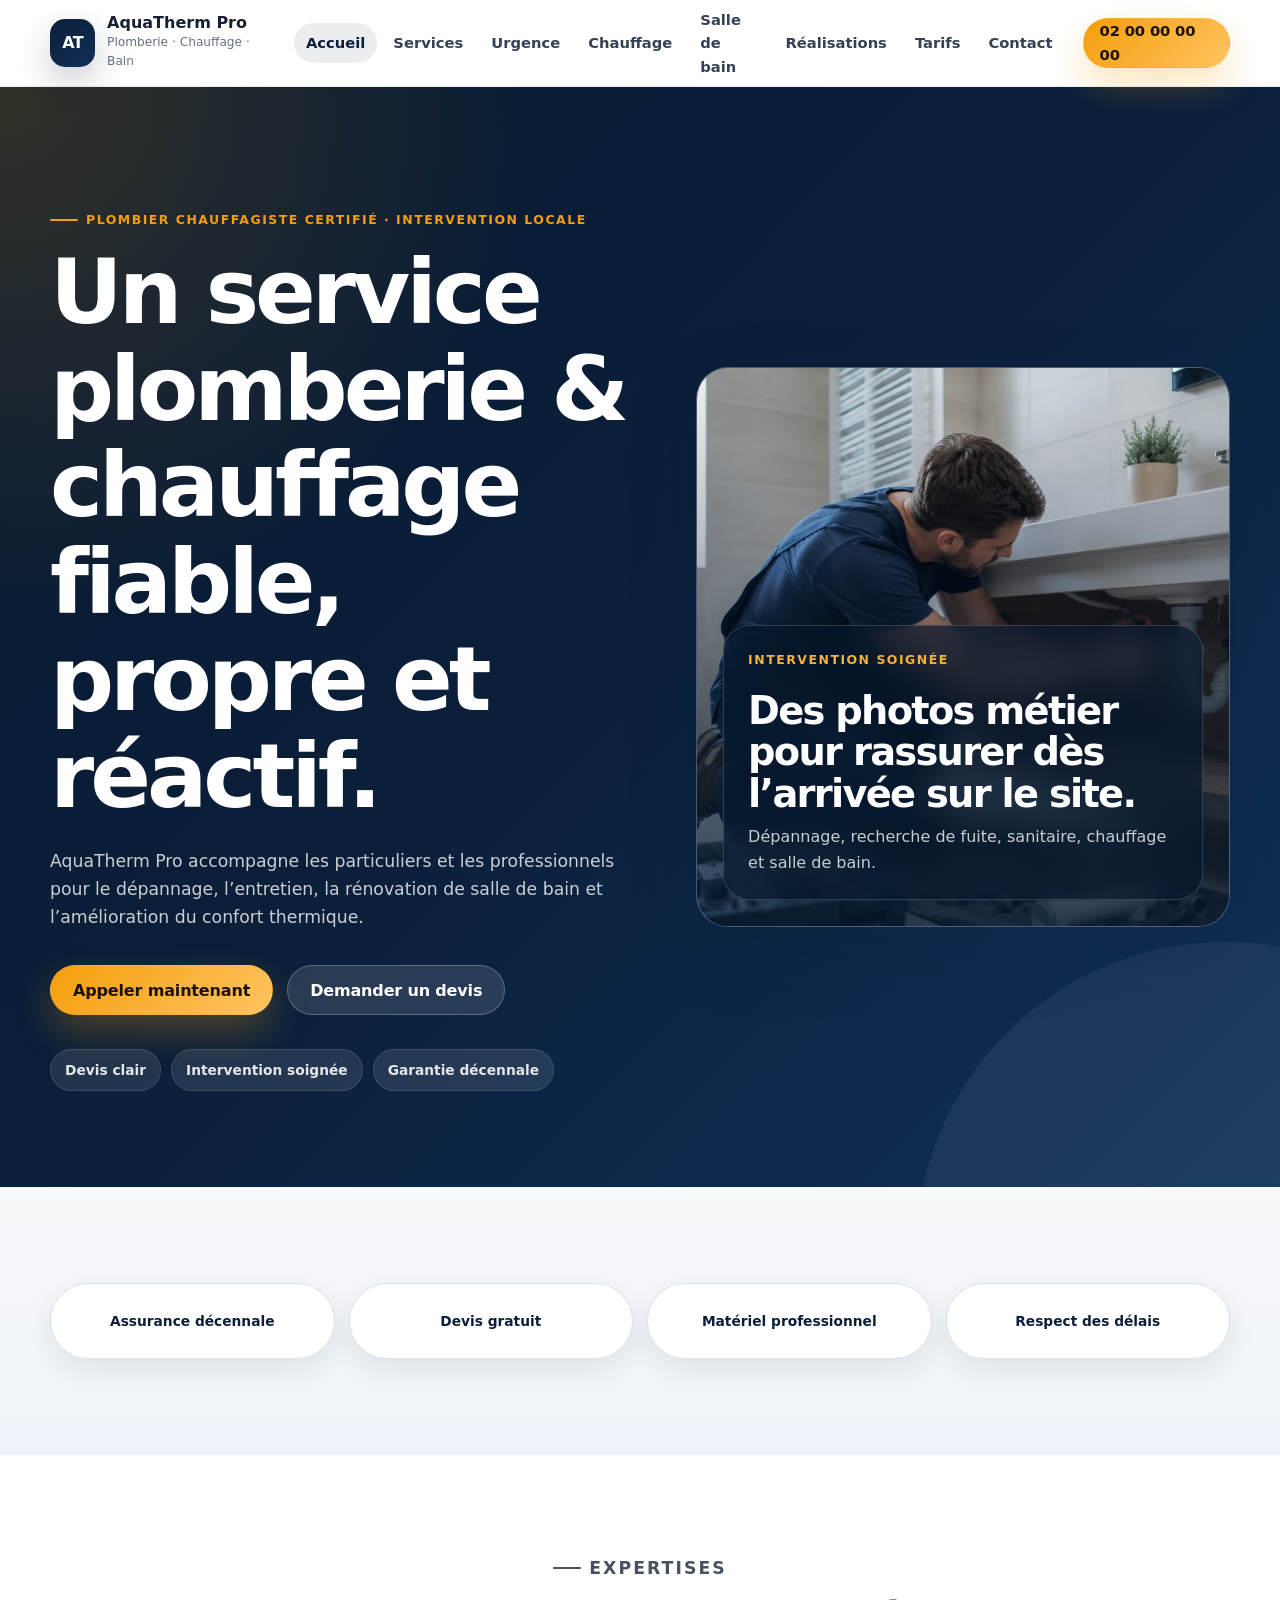
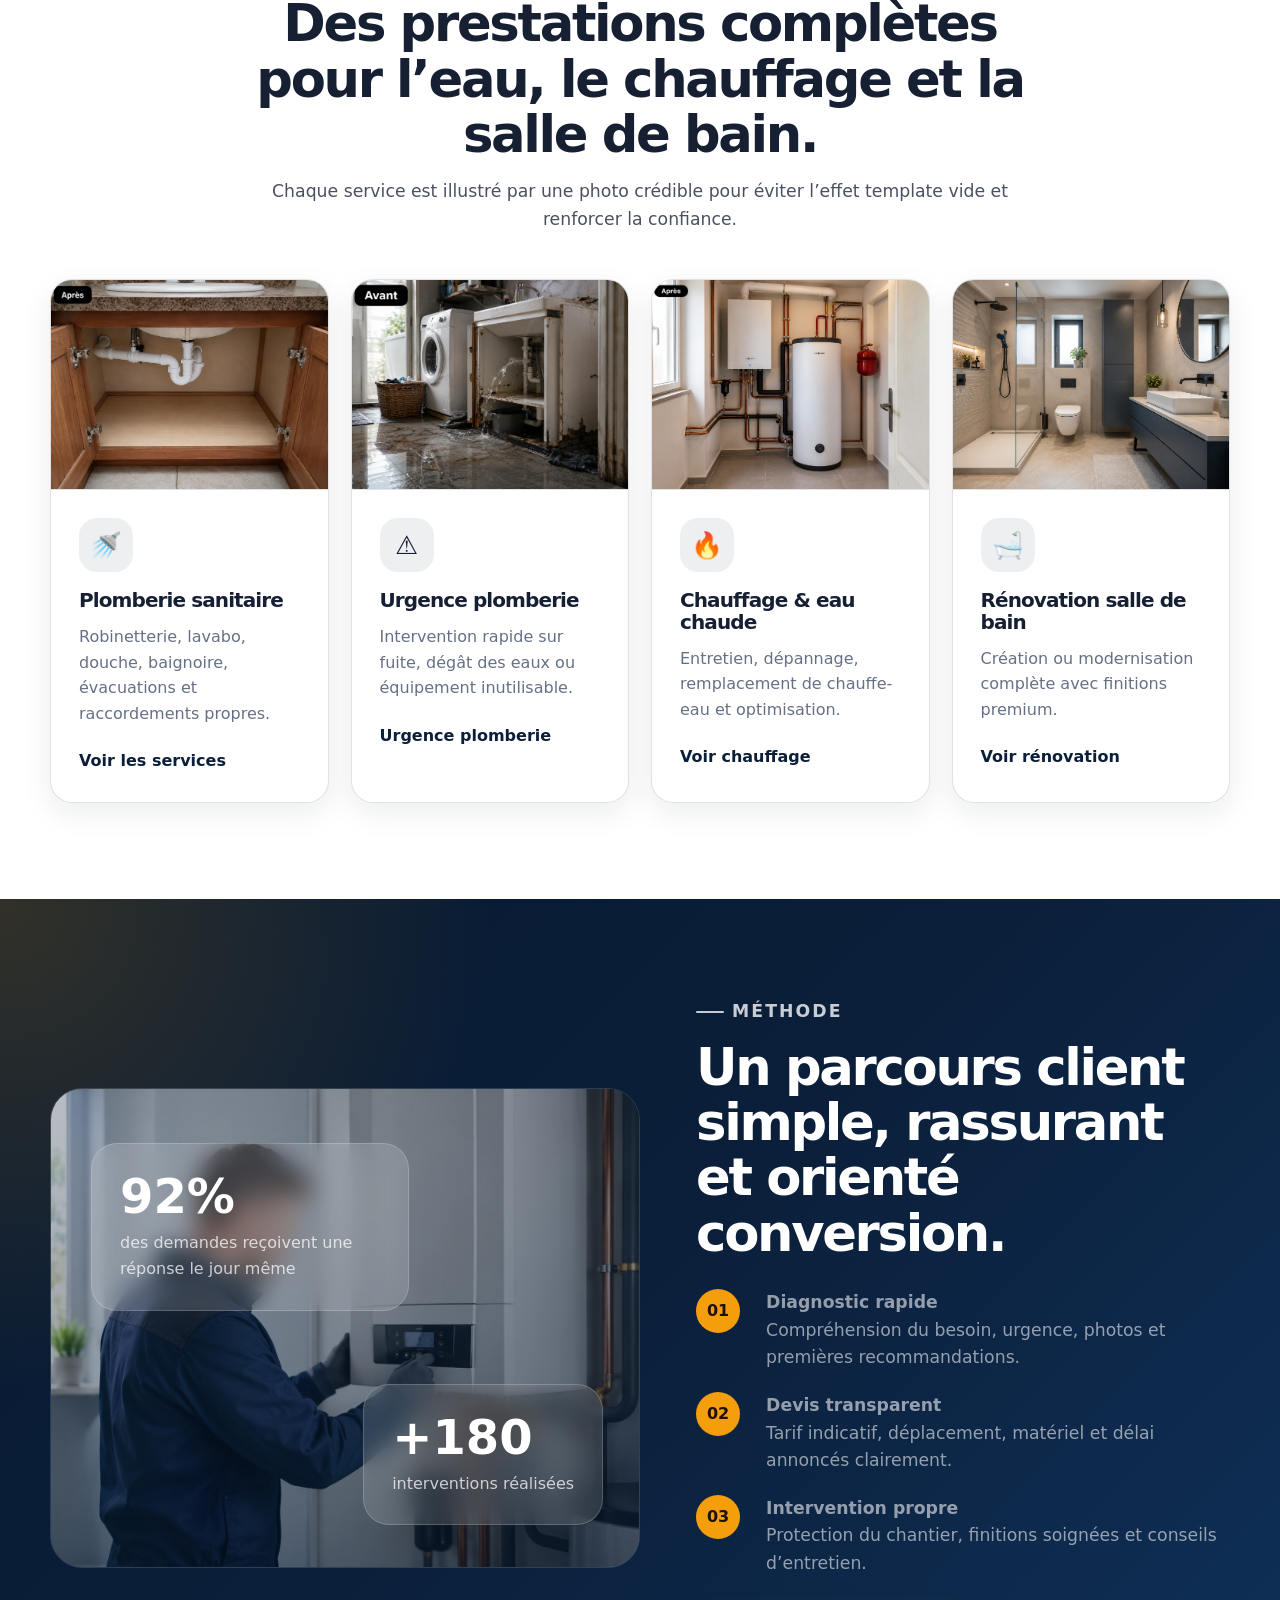
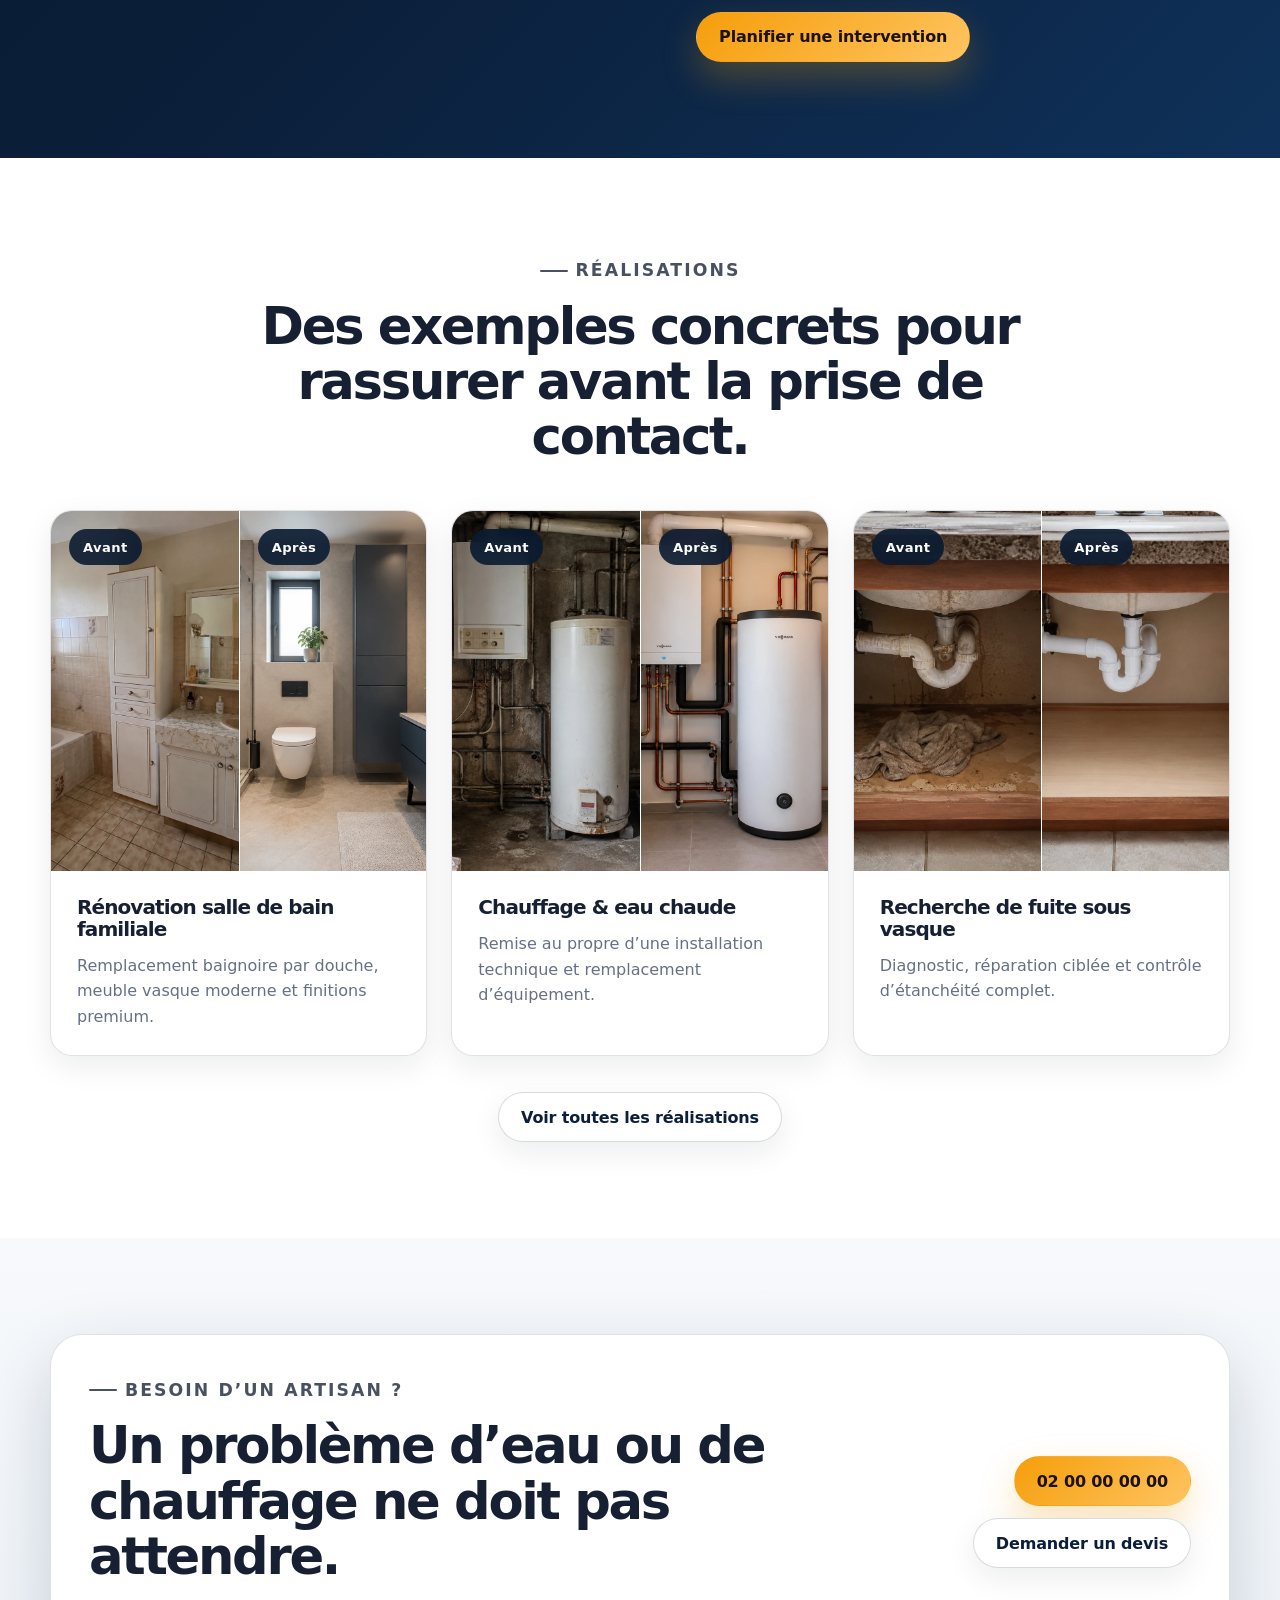
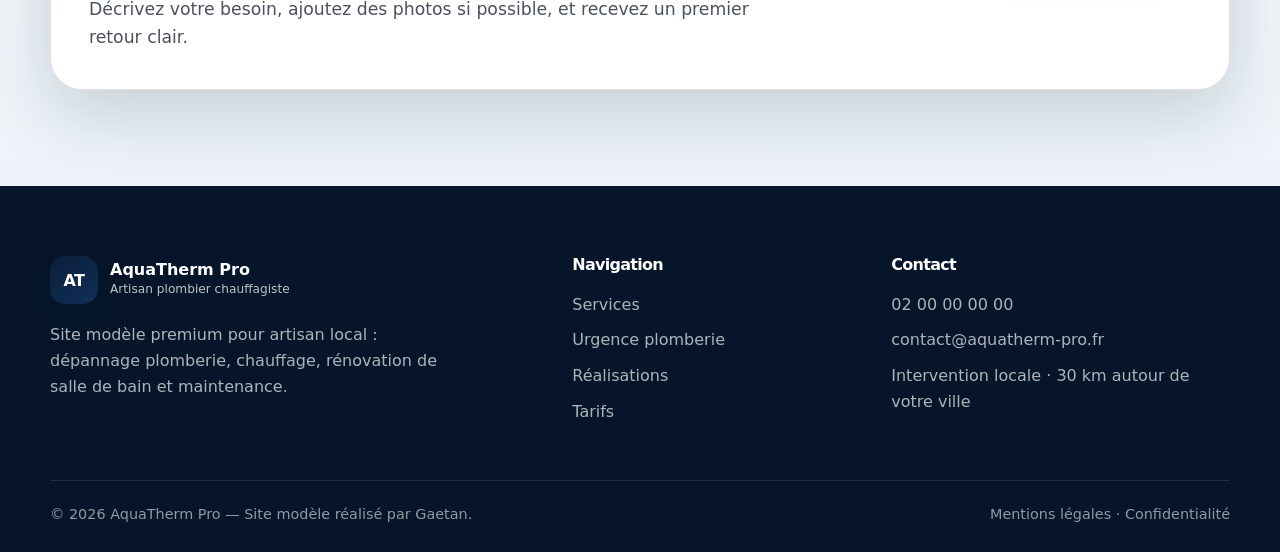
<file: index.html>
<!DOCTYPE html>
<html lang="fr">
<head>
  <meta charset="UTF-8" />
  <meta name="viewport" content="width=device-width, initial-scale=1.0" />
  <meta name="description" content="Site modèle premium pour plombier chauffagiste : plomberie, chauffage, dépannage, rénovation salle de bain et devis." />
  <title>Accueil | AquaTherm Pro</title>
  <link rel="preconnect" href="https://fonts.gstatic.com" crossorigin>
  <link rel="stylesheet" href="css/styles.css" />
</head>
<body class="">
  <header class="site-header" data-header>
    <div class="container header-inner">
      <a href="index.html" class="brand" aria-label="Retour à l'accueil AquaTherm Pro">
        <span class="brand-mark">AT</span>
        <span class="brand-text">
          <strong>AquaTherm Pro</strong>
          <small>Plomberie · Chauffage · Bain</small>
        </span>
      </a>

      <button class="nav-toggle" type="button" aria-label="Ouvrir le menu" aria-expanded="false" data-nav-toggle>
        <span></span>
        <span></span>
        <span></span>
      </button>

      <nav class="main-nav" aria-label="Navigation principale" data-nav>
        <div class="nav-links">
              <a href="index.html" class="nav-link is-active">Accueil</a>
              <a href="services.html" class="nav-link ">Services</a>
              <a href="urgence-plomberie.html" class="nav-link ">Urgence</a>
              <a href="chauffage.html" class="nav-link ">Chauffage</a>
              <a href="renovation-salle-de-bain.html" class="nav-link ">Salle de bain</a>
              <a href="realisations.html" class="nav-link ">Réalisations</a>
              <a href="tarifs.html" class="nav-link ">Tarifs</a>
              <a href="contact.html" class="nav-link ">Contact</a>
        </div>
        <a class="btn btn-primary btn-small" href="tel:+33200000000">02 00 00 00 00</a>
      </nav>
    </div>
  </header>

  <main>
<section class="hero section-dark">
      <div class="container hero-grid">
        <div class="hero-content reveal">
          <p class="eyebrow">Plombier chauffagiste certifié · Intervention locale</p>
          <h1>Un service plomberie & chauffage fiable, propre et réactif.</h1>
          <p class="hero-lead">AquaTherm Pro accompagne les particuliers et les professionnels pour le dépannage, l’entretien, la rénovation de salle de bain et l’amélioration du confort thermique.</p>
          <div class="hero-actions">
            <a class="btn btn-primary" href="tel:+33200000000">Appeler maintenant</a>
            <a class="btn btn-light" href="contact.html">Demander un devis</a>
          </div>
          <div class="trust-row" aria-label="Points de confiance">
            <span>Devis clair</span>
            <span>Intervention soignée</span>
            <span>Garantie décennale</span>
          </div>
        </div>
        <div class="hero-photo-card reveal">
          <img src="images/photo-plombier-lavabo.webp" alt="Plombier professionnel intervenant sous un meuble vasque moderne" loading="eager">
          <div class="hero-photo-overlay">
            <p class="eyebrow">Intervention soignée</p>
            <h2>Des photos métier pour rassurer dès l’arrivée sur le site.</h2>
            <p>Dépannage, recherche de fuite, sanitaire, chauffage et salle de bain.</p>
          </div>
        </div>
      </div>
    </section>

    <section class="section section-soft">
      <div class="container logos-strip reveal">
        <span>Assurance décennale</span>
        <span>Devis gratuit</span>
        <span>Matériel professionnel</span>
        <span>Respect des délais</span>
      </div>
    </section>

    <section class="section">
      <div class="container">
        <div class="section-heading reveal">
          <p class="eyebrow">Expertises</p>
          <h2>Des prestations complètes pour l’eau, le chauffage et la salle de bain.</h2>
          <p>Chaque service est illustré par une photo crédible pour éviter l’effet template vide et renforcer la confiance.</p>
        </div>
        <div class="cards-grid cards-grid-4">
          <article class="service-card service-card-photo reveal">
            <img class="service-card-img" src="images/photo-plomberie-sanitaire-apres.webp" alt="Raccordements sanitaires propres sous meuble vasque" loading="lazy">
            <div class="service-card-body">
              <span class="card-icon">🚿</span>
              <h3>Plomberie sanitaire</h3>
              <p>Robinetterie, lavabo, douche, baignoire, évacuations et raccordements propres.</p>
              <a href="services.html">Voir les services</a>
            </div>
          </article>
          <article class="service-card service-card-photo reveal">
            <img class="service-card-img" src="images/photo-urgence-plomberie-avant.webp" alt="Fuite sous lavabo avant intervention urgente" loading="lazy">
            <div class="service-card-body">
              <span class="card-icon">⚠️</span>
              <h3>Urgence plomberie</h3>
              <p>Intervention rapide sur fuite, dégât des eaux ou équipement inutilisable.</p>
              <a href="urgence-plomberie.html">Urgence plomberie</a>
            </div>
          </article>
          <article class="service-card service-card-photo reveal">
            <img class="service-card-img" src="images/photo-chauffage-eau-chaude-apres.webp" alt="Installation chauffage et eau chaude moderne" loading="lazy">
            <div class="service-card-body">
              <span class="card-icon">🔥</span>
              <h3>Chauffage & eau chaude</h3>
              <p>Entretien, dépannage, remplacement de chauffe-eau et optimisation.</p>
              <a href="chauffage.html">Voir chauffage</a>
            </div>
          </article>
          <article class="service-card service-card-photo reveal">
            <img class="service-card-img" src="images/photo-renovation-sdb-apres.webp" alt="Salle de bain moderne après rénovation" loading="lazy">
            <div class="service-card-body">
              <span class="card-icon">🛁</span>
              <h3>Rénovation salle de bain</h3>
              <p>Création ou modernisation complète avec finitions premium.</p>
              <a href="renovation-salle-de-bain.html">Voir rénovation</a>
            </div>
          </article>
        </div>
      </div>
    </section>

    <section class="section section-dark split-section">
      <div class="container split-grid">
        <div class="split-visual split-visual-photo reveal">
          <img src="images/photo-technicien-chaudiere.webp" alt="Technicien chauffagiste réglant une chaudière murale" loading="lazy">
          <div class="metric-card metric-main"><strong>92%</strong><span>des demandes reçoivent une réponse le jour même</span></div>
          <div class="metric-card metric-secondary"><strong>+180</strong><span>interventions réalisées</span></div>
        </div>
        <div class="split-content reveal">
          <p class="eyebrow">Méthode</p>
          <h2>Un parcours client simple, rassurant et orienté conversion.</h2>
          <div class="steps-list">
            <div><span>01</span><p><strong>Diagnostic rapide</strong><br>Compréhension du besoin, urgence, photos et premières recommandations.</p></div>
            <div><span>02</span><p><strong>Devis transparent</strong><br>Tarif indicatif, déplacement, matériel et délai annoncés clairement.</p></div>
            <div><span>03</span><p><strong>Intervention propre</strong><br>Protection du chantier, finitions soignées et conseils d’entretien.</p></div>
          </div>
          <a class="btn btn-primary" href="contact.html">Planifier une intervention</a>
        </div>
      </div>
    </section>

    <section class="section">
      <div class="container">
        <div class="section-heading reveal">
          <p class="eyebrow">Réalisations</p>
          <h2>Des exemples concrets pour rassurer avant la prise de contact.</h2>
        </div>
        <div class="project-grid">
          <article class="project-card reveal">
            <div class="project-visual project-photos">
              <figure><img src="images/photo-renovation-sdb-avant.webp" alt="Salle de bain ancienne avant rénovation" loading="lazy"><figcaption>Avant</figcaption></figure>
              <figure><img src="images/photo-renovation-sdb-apres.webp" alt="Salle de bain moderne après rénovation" loading="lazy"><figcaption>Après</figcaption></figure>
            </div>
            <div class="project-content"><h3>Rénovation salle de bain familiale</h3><p>Remplacement baignoire par douche, meuble vasque moderne et finitions premium.</p></div>
          </article>
          <article class="project-card reveal">
            <div class="project-visual project-photos">
              <figure><img src="images/photo-chauffage-eau-chaude-avant.webp" alt="Installation chauffage ancienne avant intervention" loading="lazy"><figcaption>Avant</figcaption></figure>
              <figure><img src="images/photo-chauffage-eau-chaude-apres.webp" alt="Installation chauffage moderne après intervention" loading="lazy"><figcaption>Après</figcaption></figure>
            </div>
            <div class="project-content"><h3>Chauffage & eau chaude</h3><p>Remise au propre d’une installation technique et remplacement d’équipement.</p></div>
          </article>
          <article class="project-card reveal">
            <div class="project-visual project-photos">
              <figure><img src="images/photo-recherche-fuite-avant.webp" alt="Fuite sous meuble vasque avant réparation" loading="lazy"><figcaption>Avant</figcaption></figure>
              <figure><img src="images/photo-recherche-fuite-apres.webp" alt="Meuble vasque réparé après intervention" loading="lazy"><figcaption>Après</figcaption></figure>
            </div>
            <div class="project-content"><h3>Recherche de fuite sous vasque</h3><p>Diagnostic, réparation ciblée et contrôle d’étanchéité complet.</p></div>
          </article>
        </div>
        <div class="center-action reveal">
          <a class="btn btn-secondary" href="realisations.html">Voir toutes les réalisations</a>
        </div>
      </div>
    </section>

    <section class="section section-soft">
      <div class="container cta-panel reveal">
        <div>
          <p class="eyebrow">Besoin d’un artisan ?</p>
          <h2>Un problème d’eau ou de chauffage ne doit pas attendre.</h2>
          <p>Décrivez votre besoin, ajoutez des photos si possible, et recevez un premier retour clair.</p>
        </div>
        <div class="cta-actions">
          <a class="btn btn-primary" href="tel:+33200000000">02 00 00 00 00</a>
          <a class="btn btn-secondary" href="contact.html">Demander un devis</a>
        </div>
      </div>
    </section>
  </main>

  <footer class="site-footer">
    <div class="container footer-grid">
      <div>
        <a href="index.html" class="brand footer-brand" aria-label="AquaTherm Pro">
          <span class="brand-mark">AT</span>
          <span class="brand-text">
            <strong>AquaTherm Pro</strong>
            <small>Artisan plombier chauffagiste</small>
          </span>
        </a>
        <p class="footer-text">Site modèle premium pour artisan local : dépannage plomberie, chauffage, rénovation de salle de bain et maintenance.</p>
      </div>

      <div>
        <h3>Navigation</h3>
        <ul class="footer-list">
          <li><a href="services.html">Services</a></li>
          <li><a href="urgence-plomberie.html">Urgence plomberie</a></li>
          <li><a href="realisations.html">Réalisations</a></li>
          <li><a href="tarifs.html">Tarifs</a></li>
        </ul>
      </div>

      <div>
        <h3>Contact</h3>
        <ul class="footer-list">
          <li><a href="tel:+33200000000">02 00 00 00 00</a></li>
          <li><a href="mailto:contact@aquatherm-pro.fr">contact@aquatherm-pro.fr</a></li>
          <li>Intervention locale · 30 km autour de votre ville</li>
        </ul>
      </div>
    </div>
    <div class="container footer-bottom">
      <p>© 2026 AquaTherm Pro — Site modèle réalisé par Gaetan.</p>
      <p>Mentions légales · Confidentialité</p>
    </div>
  </footer>

  <script src="js/main.js"></script>
</body>
</html>
</file>
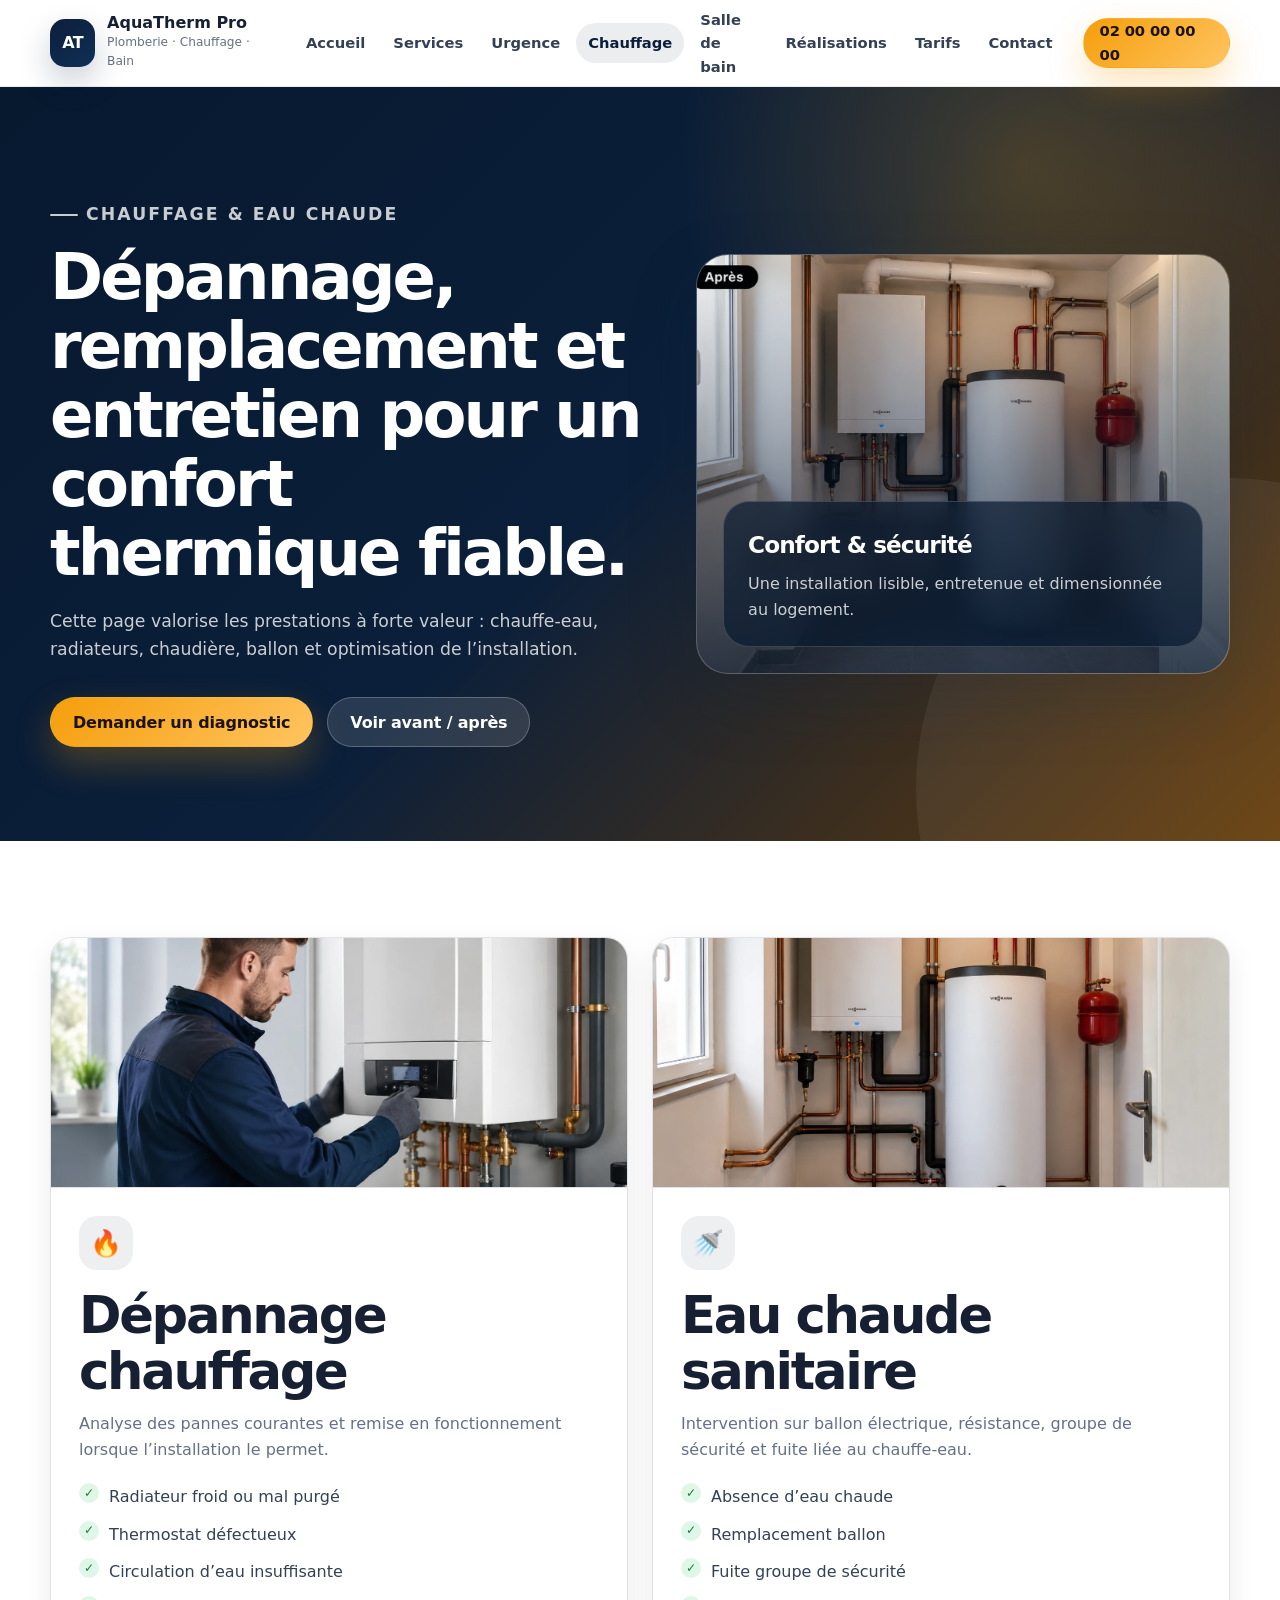
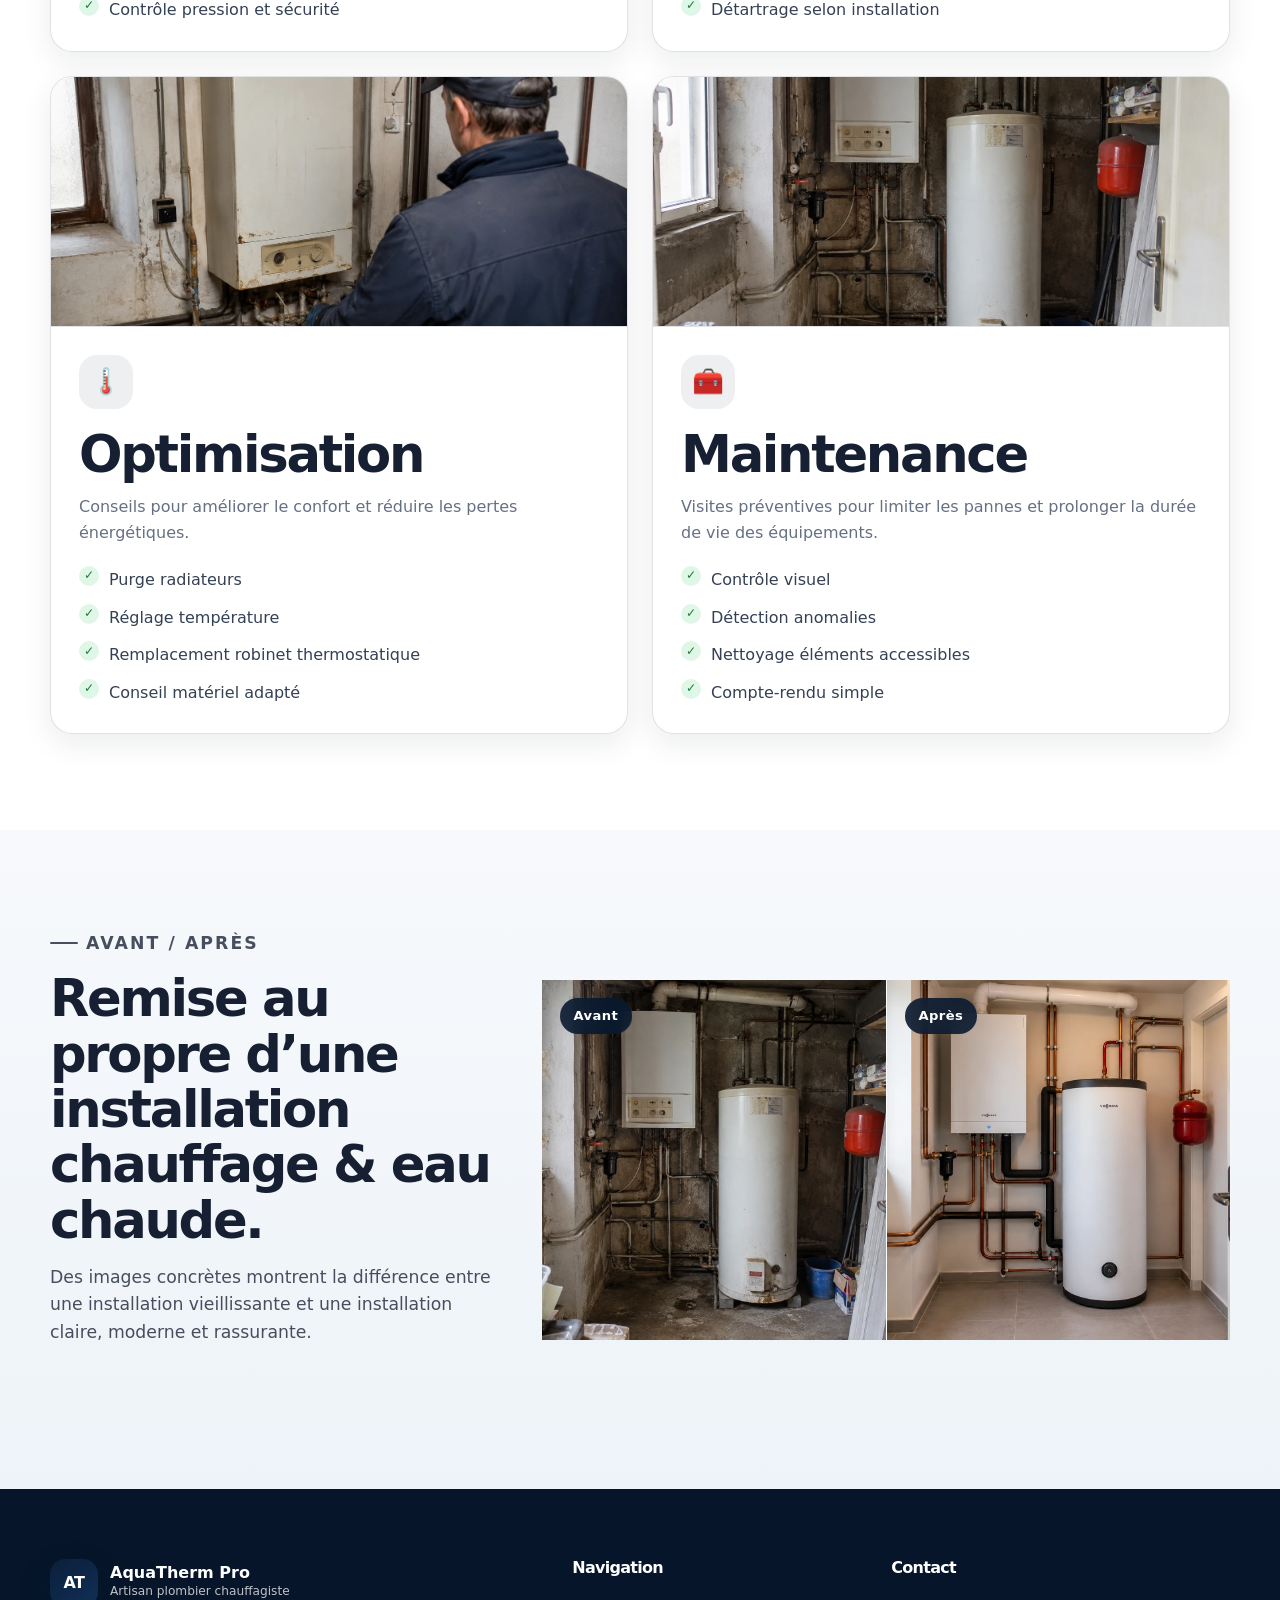
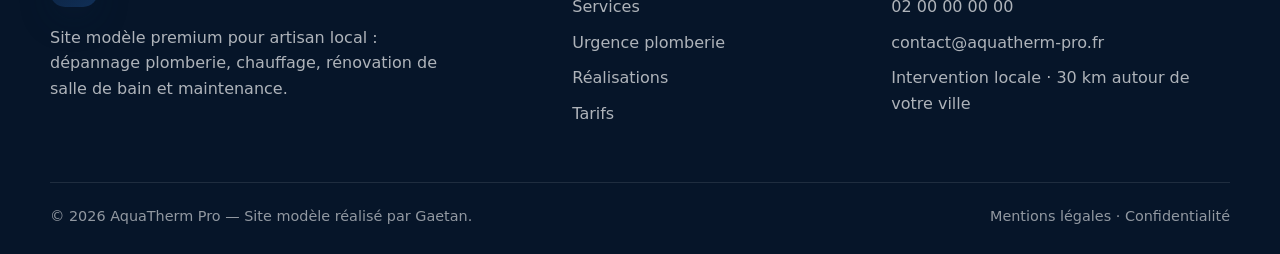
<file: chauffage.html>
<!DOCTYPE html>
<html lang="fr">
<head>
  <meta charset="UTF-8" />
  <meta name="viewport" content="width=device-width, initial-scale=1.0" />
  <meta name="description" content="Dépannage chauffage, remplacement chauffe-eau, entretien ballon et confort thermique." />
  <title>Chauffage et eau chaude | AquaTherm Pro</title>
  <link rel="preconnect" href="https://fonts.gstatic.com" crossorigin>
  <link rel="stylesheet" href="css/styles.css" />
</head>
<body class="">
  <header class="site-header" data-header>
    <div class="container header-inner">
      <a href="index.html" class="brand" aria-label="Retour à l'accueil AquaTherm Pro">
        <span class="brand-mark">AT</span>
        <span class="brand-text">
          <strong>AquaTherm Pro</strong>
          <small>Plomberie · Chauffage · Bain</small>
        </span>
      </a>

      <button class="nav-toggle" type="button" aria-label="Ouvrir le menu" aria-expanded="false" data-nav-toggle>
        <span></span>
        <span></span>
        <span></span>
      </button>

      <nav class="main-nav" aria-label="Navigation principale" data-nav>
        <div class="nav-links">
              <a href="index.html" class="nav-link ">Accueil</a>
              <a href="services.html" class="nav-link ">Services</a>
              <a href="urgence-plomberie.html" class="nav-link ">Urgence</a>
              <a href="chauffage.html" class="nav-link is-active">Chauffage</a>
              <a href="renovation-salle-de-bain.html" class="nav-link ">Salle de bain</a>
              <a href="realisations.html" class="nav-link ">Réalisations</a>
              <a href="tarifs.html" class="nav-link ">Tarifs</a>
              <a href="contact.html" class="nav-link ">Contact</a>
        </div>
        <a class="btn btn-primary btn-small" href="tel:+33200000000">02 00 00 00 00</a>
      </nav>
    </div>
  </header>

  <main>
<section class="page-hero heating-hero section-dark">
      <div class="container page-hero-grid">
        <div class="reveal">
          <p class="eyebrow">Chauffage & eau chaude</p>
          <h1>Dépannage, remplacement et entretien pour un confort thermique fiable.</h1>
          <p>Cette page valorise les prestations à forte valeur : chauffe-eau, radiateurs, chaudière, ballon et optimisation de l’installation.</p>
          <div class="hero-actions"><a class="btn btn-primary" href="contact.html">Demander un diagnostic</a><a class="btn btn-light" href="realisations.html">Voir avant / après</a></div>
        </div>
        <div class="page-hero-photo reveal">
          <img src="images/photo-chauffage-eau-chaude-apres.webp" alt="Installation chauffage et eau chaude propre après rénovation" loading="eager">
          <div><strong>Confort & sécurité</strong><span>Une installation lisible, entretenue et dimensionnée au logement.</span></div>
        </div>
      </div>
    </section>

    <section class="section">
      <div class="container service-detail-grid">
        <article class="detail-card detail-card-with-image reveal"><img src="images/photo-technicien-chaudiere.webp" alt="Technicien chauffagiste devant une chaudière" loading="lazy"><div class="detail-card-body"><span class="card-icon">🔥</span><h2>Dépannage chauffage</h2><p>Analyse des pannes courantes et remise en fonctionnement lorsque l’installation le permet.</p><ul class="check-list"><li>Radiateur froid ou mal purgé</li><li>Thermostat défectueux</li><li>Circulation d’eau insuffisante</li><li>Contrôle pression et sécurité</li></ul></div></article>
        <article class="detail-card detail-card-with-image reveal"><img src="images/photo-chauffage-eau-chaude-apres.webp" alt="Production d’eau chaude moderne" loading="lazy"><div class="detail-card-body"><span class="card-icon">🚿</span><h2>Eau chaude sanitaire</h2><p>Intervention sur ballon électrique, résistance, groupe de sécurité et fuite liée au chauffe-eau.</p><ul class="check-list"><li>Absence d’eau chaude</li><li>Remplacement ballon</li><li>Fuite groupe de sécurité</li><li>Détartrage selon installation</li></ul></div></article>
        <article class="detail-card detail-card-with-image reveal"><img src="images/photo-entretien-chaudiere.webp" alt="Entretien de chaudière dans une buanderie" loading="lazy"><div class="detail-card-body"><span class="card-icon">🌡️</span><h2>Optimisation</h2><p>Conseils pour améliorer le confort et réduire les pertes énergétiques.</p><ul class="check-list"><li>Purge radiateurs</li><li>Réglage température</li><li>Remplacement robinet thermostatique</li><li>Conseil matériel adapté</li></ul></div></article>
        <article class="detail-card detail-card-with-image reveal"><img src="images/photo-chauffage-eau-chaude-avant.webp" alt="Ancienne installation de chauffage avant remise au propre" loading="lazy"><div class="detail-card-body"><span class="card-icon">🧰</span><h2>Maintenance</h2><p>Visites préventives pour limiter les pannes et prolonger la durée de vie des équipements.</p><ul class="check-list"><li>Contrôle visuel</li><li>Détection anomalies</li><li>Nettoyage éléments accessibles</li><li>Compte-rendu simple</li></ul></div></article>
      </div>
    </section>

    <section class="section section-soft">
      <div class="container before-after-wide reveal">
        <div class="section-heading align-left"><p class="eyebrow">Avant / Après</p><h2>Remise au propre d’une installation chauffage & eau chaude.</h2><p>Des images concrètes montrent la différence entre une installation vieillissante et une installation claire, moderne et rassurante.</p></div>
        <div class="project-visual project-photos"><figure><img src="images/photo-chauffage-eau-chaude-avant.webp" alt="Installation chauffage ancienne avant intervention" loading="lazy"><figcaption>Avant</figcaption></figure><figure><img src="images/photo-chauffage-eau-chaude-apres.webp" alt="Installation chauffage moderne après intervention" loading="lazy"><figcaption>Après</figcaption></figure></div>
      </div>
    </section>
  </main>

  <footer class="site-footer">
    <div class="container footer-grid">
      <div>
        <a href="index.html" class="brand footer-brand" aria-label="AquaTherm Pro">
          <span class="brand-mark">AT</span>
          <span class="brand-text">
            <strong>AquaTherm Pro</strong>
            <small>Artisan plombier chauffagiste</small>
          </span>
        </a>
        <p class="footer-text">Site modèle premium pour artisan local : dépannage plomberie, chauffage, rénovation de salle de bain et maintenance.</p>
      </div>

      <div>
        <h3>Navigation</h3>
        <ul class="footer-list">
          <li><a href="services.html">Services</a></li>
          <li><a href="urgence-plomberie.html">Urgence plomberie</a></li>
          <li><a href="realisations.html">Réalisations</a></li>
          <li><a href="tarifs.html">Tarifs</a></li>
        </ul>
      </div>

      <div>
        <h3>Contact</h3>
        <ul class="footer-list">
          <li><a href="tel:+33200000000">02 00 00 00 00</a></li>
          <li><a href="mailto:contact@aquatherm-pro.fr">contact@aquatherm-pro.fr</a></li>
          <li>Intervention locale · 30 km autour de votre ville</li>
        </ul>
      </div>
    </div>
    <div class="container footer-bottom">
      <p>© 2026 AquaTherm Pro — Site modèle réalisé par Gaetan.</p>
      <p>Mentions légales · Confidentialité</p>
    </div>
  </footer>

  <script src="js/main.js"></script>
</body>
</html>
</file>
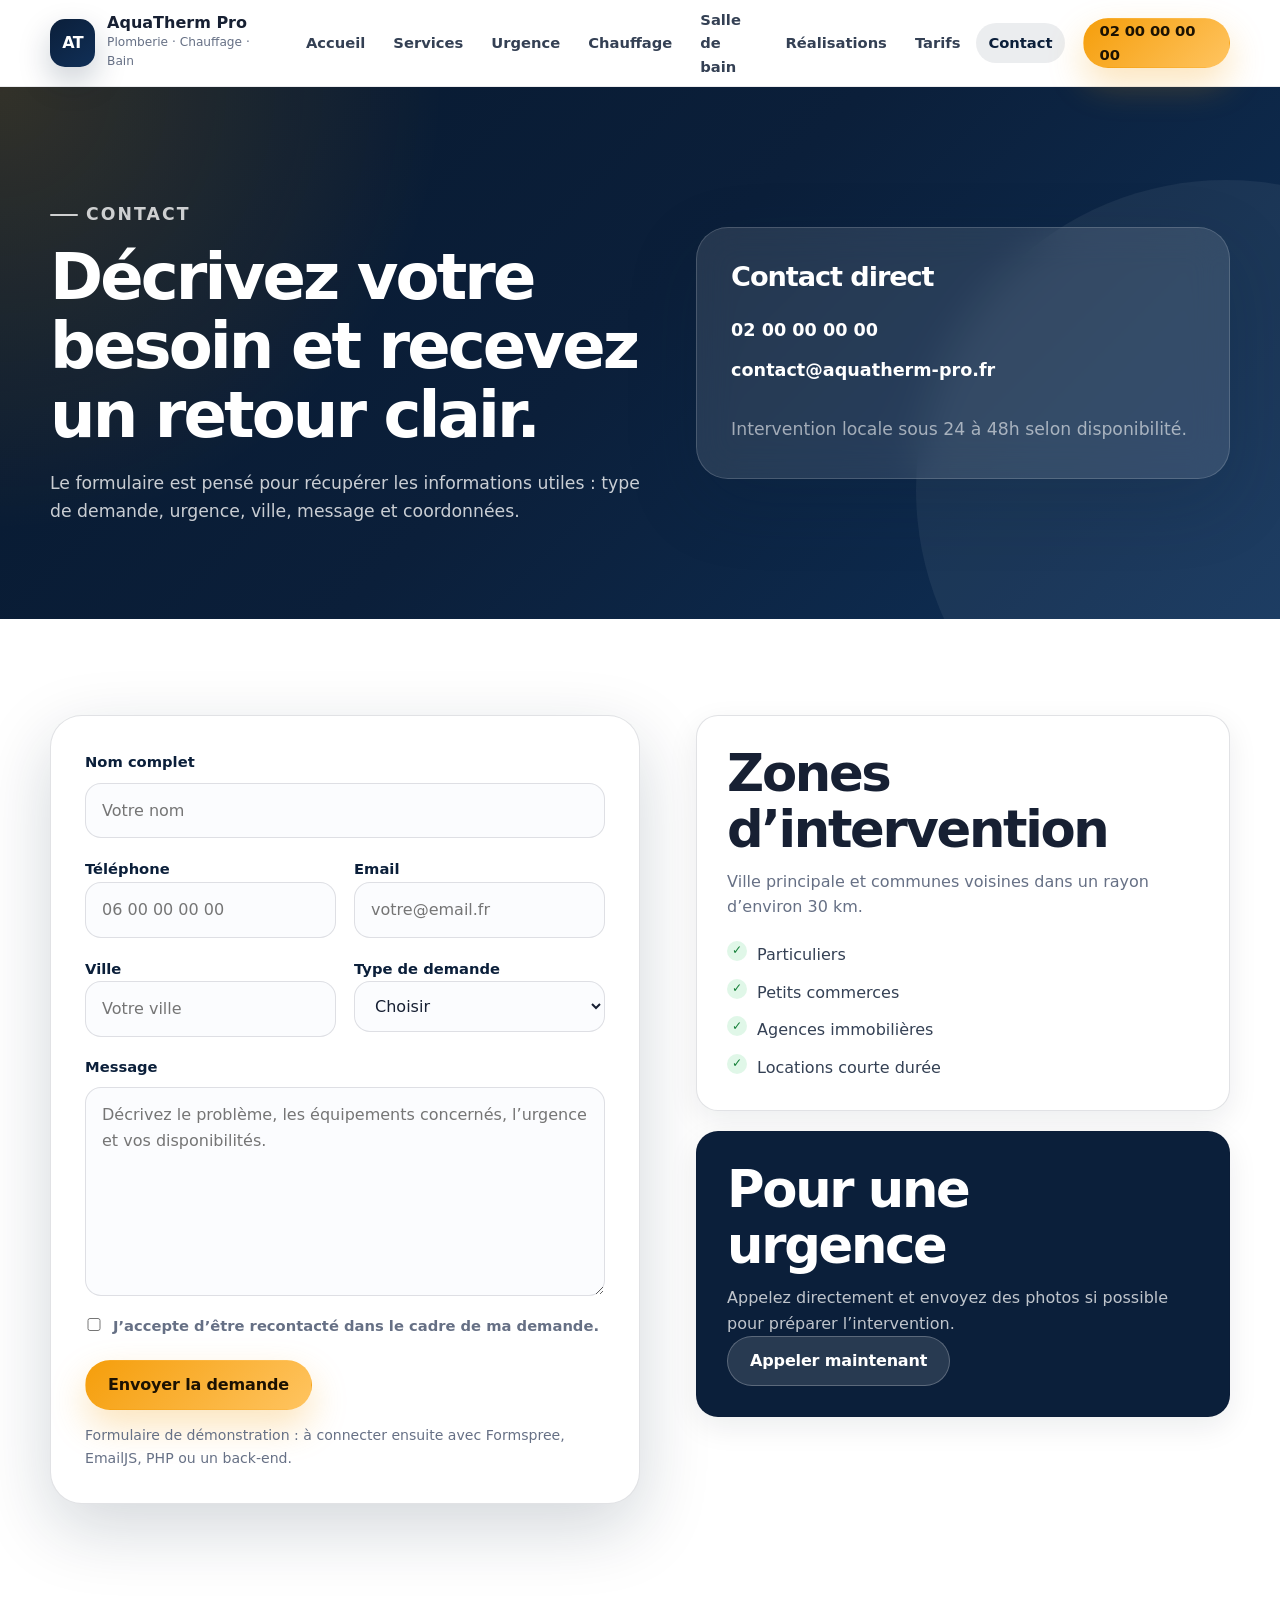
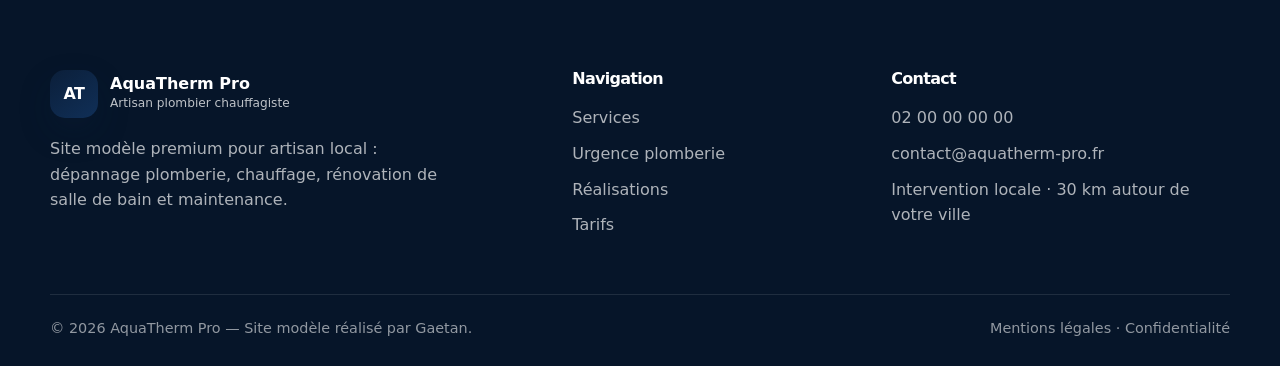
<file: contact.html>
<!DOCTYPE html>
<html lang="fr">
<head>
  <meta charset="UTF-8" />
  <meta name="viewport" content="width=device-width, initial-scale=1.0" />
  <meta name="description" content="Contact et demande de devis pour plomberie, chauffage, urgence et rénovation salle de bain." />
  <title>Contact | AquaTherm Pro</title>
  <link rel="preconnect" href="https://fonts.gstatic.com" crossorigin>
  <link rel="stylesheet" href="css/styles.css" />
</head>
<body class="">
  <header class="site-header" data-header>
    <div class="container header-inner">
      <a href="index.html" class="brand" aria-label="Retour à l'accueil AquaTherm Pro">
        <span class="brand-mark">AT</span>
        <span class="brand-text">
          <strong>AquaTherm Pro</strong>
          <small>Plomberie · Chauffage · Bain</small>
        </span>
      </a>

      <button class="nav-toggle" type="button" aria-label="Ouvrir le menu" aria-expanded="false" data-nav-toggle>
        <span></span>
        <span></span>
        <span></span>
      </button>

      <nav class="main-nav" aria-label="Navigation principale" data-nav>
        <div class="nav-links">
              <a href="index.html" class="nav-link ">Accueil</a>
              <a href="services.html" class="nav-link ">Services</a>
              <a href="urgence-plomberie.html" class="nav-link ">Urgence</a>
              <a href="chauffage.html" class="nav-link ">Chauffage</a>
              <a href="renovation-salle-de-bain.html" class="nav-link ">Salle de bain</a>
              <a href="realisations.html" class="nav-link ">Réalisations</a>
              <a href="tarifs.html" class="nav-link ">Tarifs</a>
              <a href="contact.html" class="nav-link is-active">Contact</a>
        </div>
        <a class="btn btn-primary btn-small" href="tel:+33200000000">02 00 00 00 00</a>
      </nav>
    </div>
  </header>

  <main>
    <section class="page-hero section-dark">
      <div class="container page-hero-grid">
        <div class="reveal">
          <p class="eyebrow">Contact</p>
          <h1>Décrivez votre besoin et recevez un retour clair.</h1>
          <p>Le formulaire est pensé pour récupérer les informations utiles : type de demande, urgence, ville, message et coordonnées.</p>
        </div>
        <div class="contact-info-card reveal">
          <h2>Contact direct</h2>
          <a href="tel:+33200000000">02 00 00 00 00</a>
          <a href="mailto:contact@aquatherm-pro.fr">contact@aquatherm-pro.fr</a>
          <p>Intervention locale sous 24 à 48h selon disponibilité.</p>
        </div>
      </div>
    </section>

    <section class="section">
      <div class="container contact-grid">
        <form class="contact-form reveal" action="#" method="post">
          <div class="form-row">
            <label for="name">Nom complet</label>
            <input id="name" name="name" type="text" placeholder="Votre nom" required>
          </div>
          <div class="form-row two-cols">
            <div>
              <label for="phone">Téléphone</label>
              <input id="phone" name="phone" type="tel" placeholder="06 00 00 00 00" required>
            </div>
            <div>
              <label for="email">Email</label>
              <input id="email" name="email" type="email" placeholder="votre@email.fr">
            </div>
          </div>
          <div class="form-row two-cols">
            <div>
              <label for="city">Ville</label>
              <input id="city" name="city" type="text" placeholder="Votre ville">
            </div>
            <div>
              <label for="need">Type de demande</label>
              <select id="need" name="need" required>
                <option value="">Choisir</option>
                <option>Urgence plomberie</option>
                <option>Chauffage / eau chaude</option>
                <option>Rénovation salle de bain</option>
                <option>Entretien / maintenance</option>
              </select>
            </div>
          </div>
          <div class="form-row">
            <label for="message">Message</label>
            <textarea id="message" name="message" rows="7" placeholder="Décrivez le problème, les équipements concernés, l’urgence et vos disponibilités." required></textarea>
          </div>
          <label class="form-check">
            <input type="checkbox" required>
            <span>J’accepte d’être recontacté dans le cadre de ma demande.</span>
          </label>
          <button class="btn btn-primary" type="submit">Envoyer la demande</button>
          <p class="form-note">Formulaire de démonstration : à connecter ensuite avec Formspree, EmailJS, PHP ou un back-end.</p>
        </form>

        <aside class="contact-aside reveal">
          <div class="aside-card">
            <h2>Zones d’intervention</h2>
            <p>Ville principale et communes voisines dans un rayon d’environ 30 km.</p>
            <ul class="check-list"><li>Particuliers</li><li>Petits commerces</li><li>Agences immobilières</li><li>Locations courte durée</li></ul>
          </div>
          <div class="aside-card dark">
            <h2>Pour une urgence</h2>
            <p>Appelez directement et envoyez des photos si possible pour préparer l’intervention.</p>
            <a class="btn btn-light" href="tel:+33200000000">Appeler maintenant</a>
          </div>
        </aside>
      </div>
    </section>
  </main>

  <footer class="site-footer">
    <div class="container footer-grid">
      <div>
        <a href="index.html" class="brand footer-brand" aria-label="AquaTherm Pro">
          <span class="brand-mark">AT</span>
          <span class="brand-text">
            <strong>AquaTherm Pro</strong>
            <small>Artisan plombier chauffagiste</small>
          </span>
        </a>
        <p class="footer-text">Site modèle premium pour artisan local : dépannage plomberie, chauffage, rénovation de salle de bain et maintenance.</p>
      </div>

      <div>
        <h3>Navigation</h3>
        <ul class="footer-list">
          <li><a href="services.html">Services</a></li>
          <li><a href="urgence-plomberie.html">Urgence plomberie</a></li>
          <li><a href="realisations.html">Réalisations</a></li>
          <li><a href="tarifs.html">Tarifs</a></li>
        </ul>
      </div>

      <div>
        <h3>Contact</h3>
        <ul class="footer-list">
          <li><a href="tel:+33200000000">02 00 00 00 00</a></li>
          <li><a href="mailto:contact@aquatherm-pro.fr">contact@aquatherm-pro.fr</a></li>
          <li>Intervention locale · 30 km autour de votre ville</li>
        </ul>
      </div>
    </div>
    <div class="container footer-bottom">
      <p>© 2026 AquaTherm Pro — Site modèle réalisé par Gaetan.</p>
      <p>Mentions légales · Confidentialité</p>
    </div>
  </footer>

  <script src="js/main.js"></script>
</body>
</html>
</file>
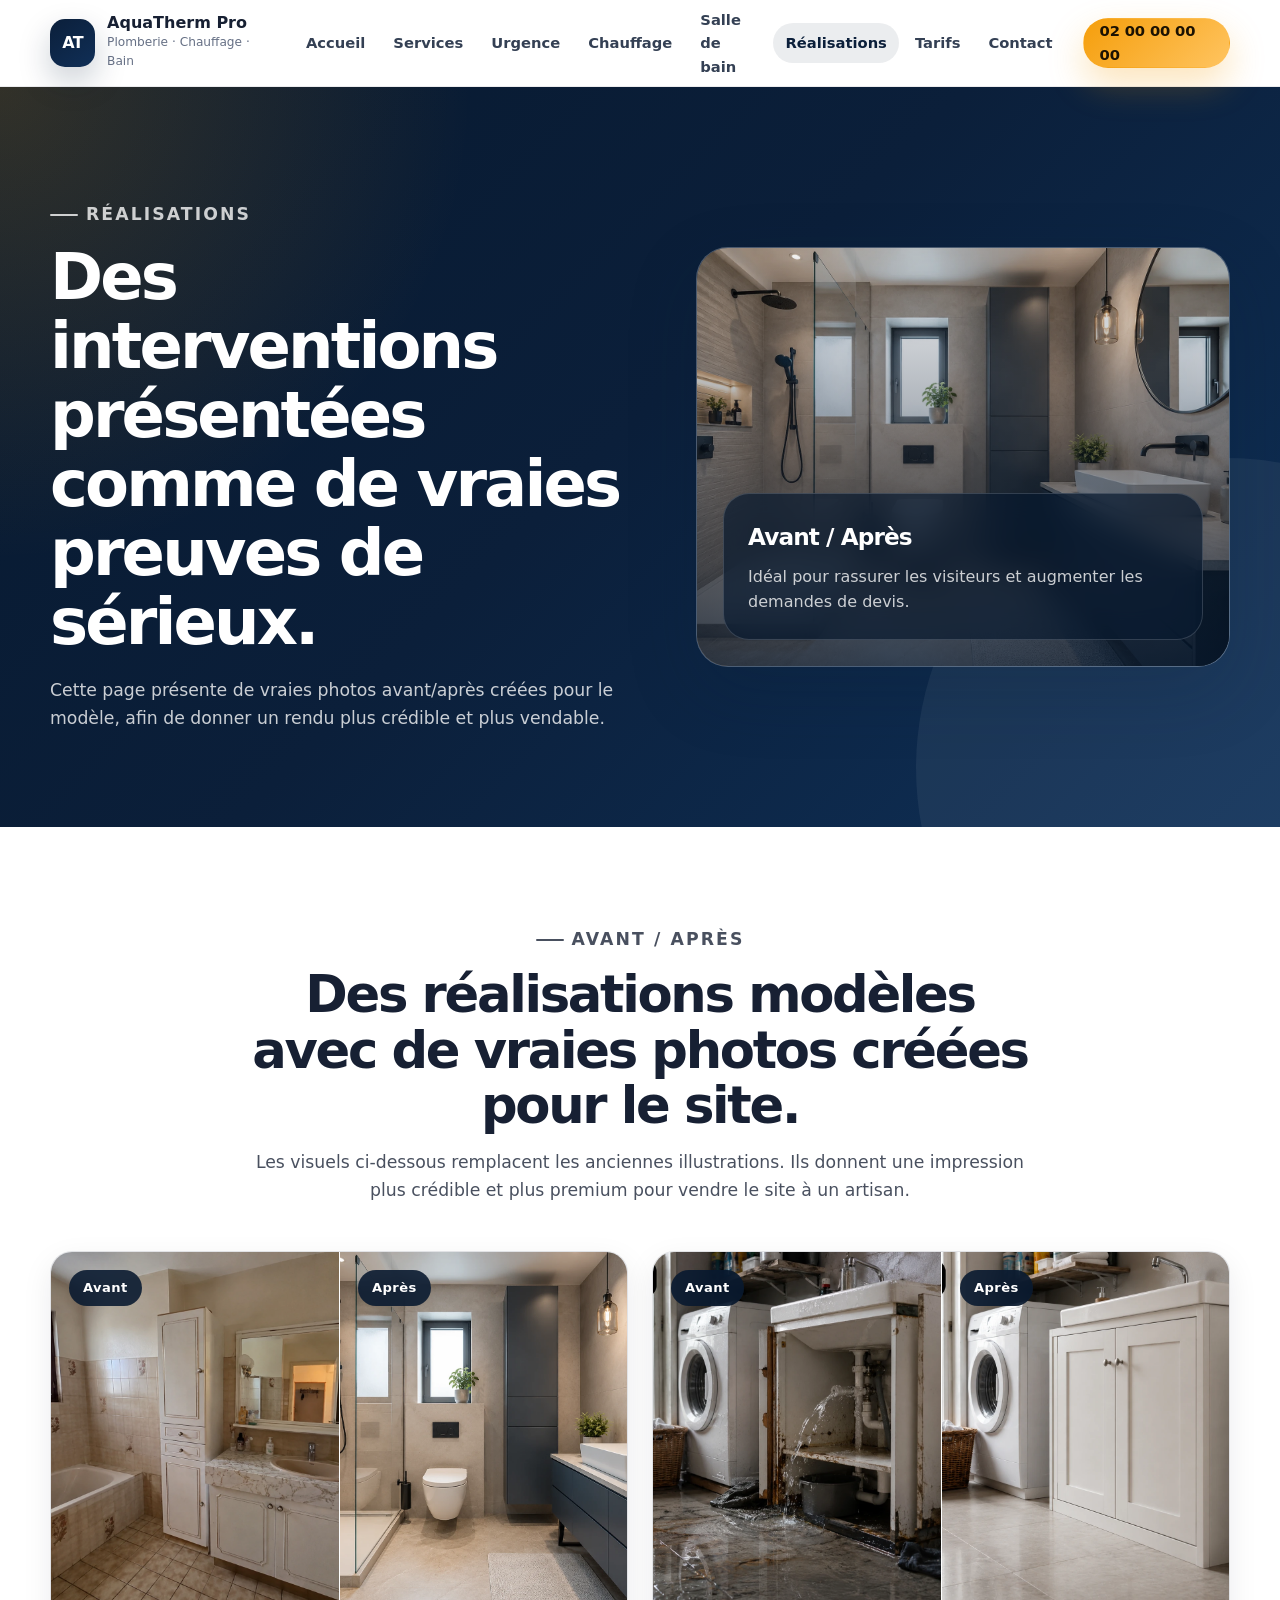
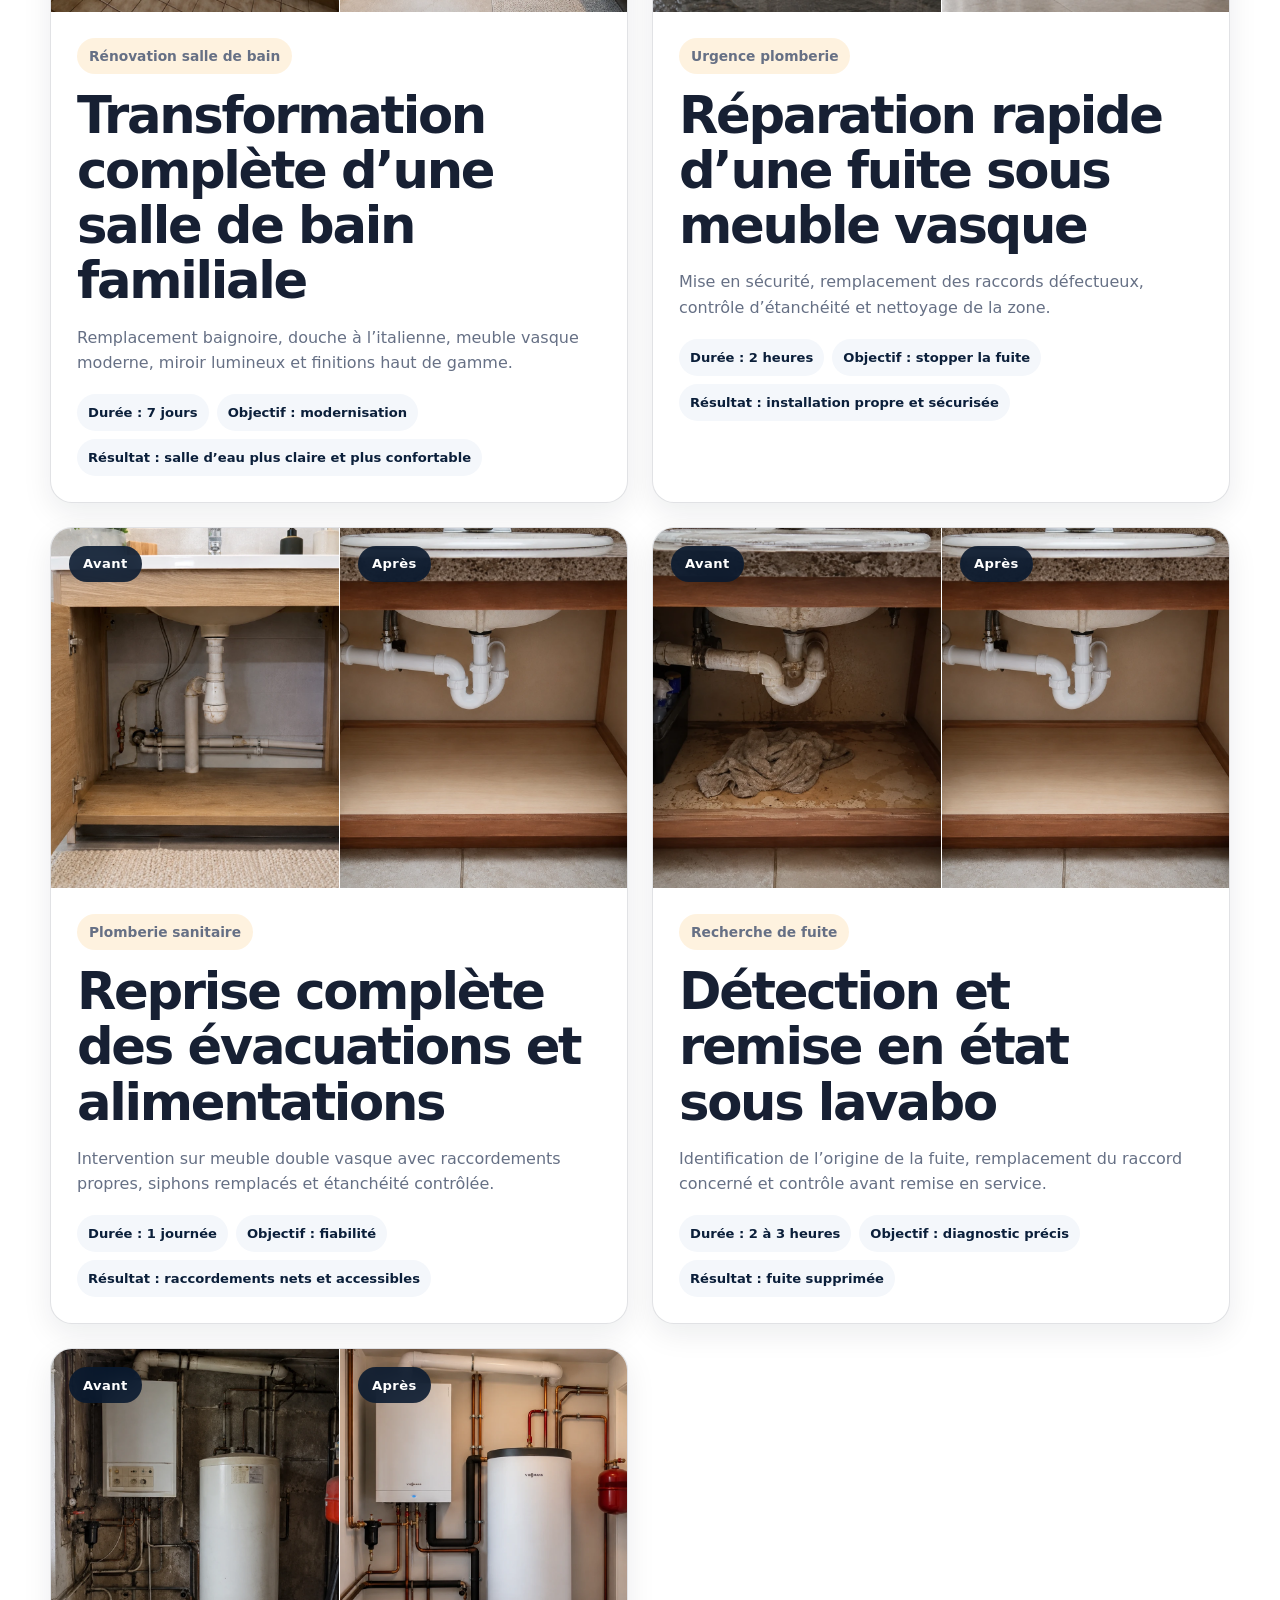
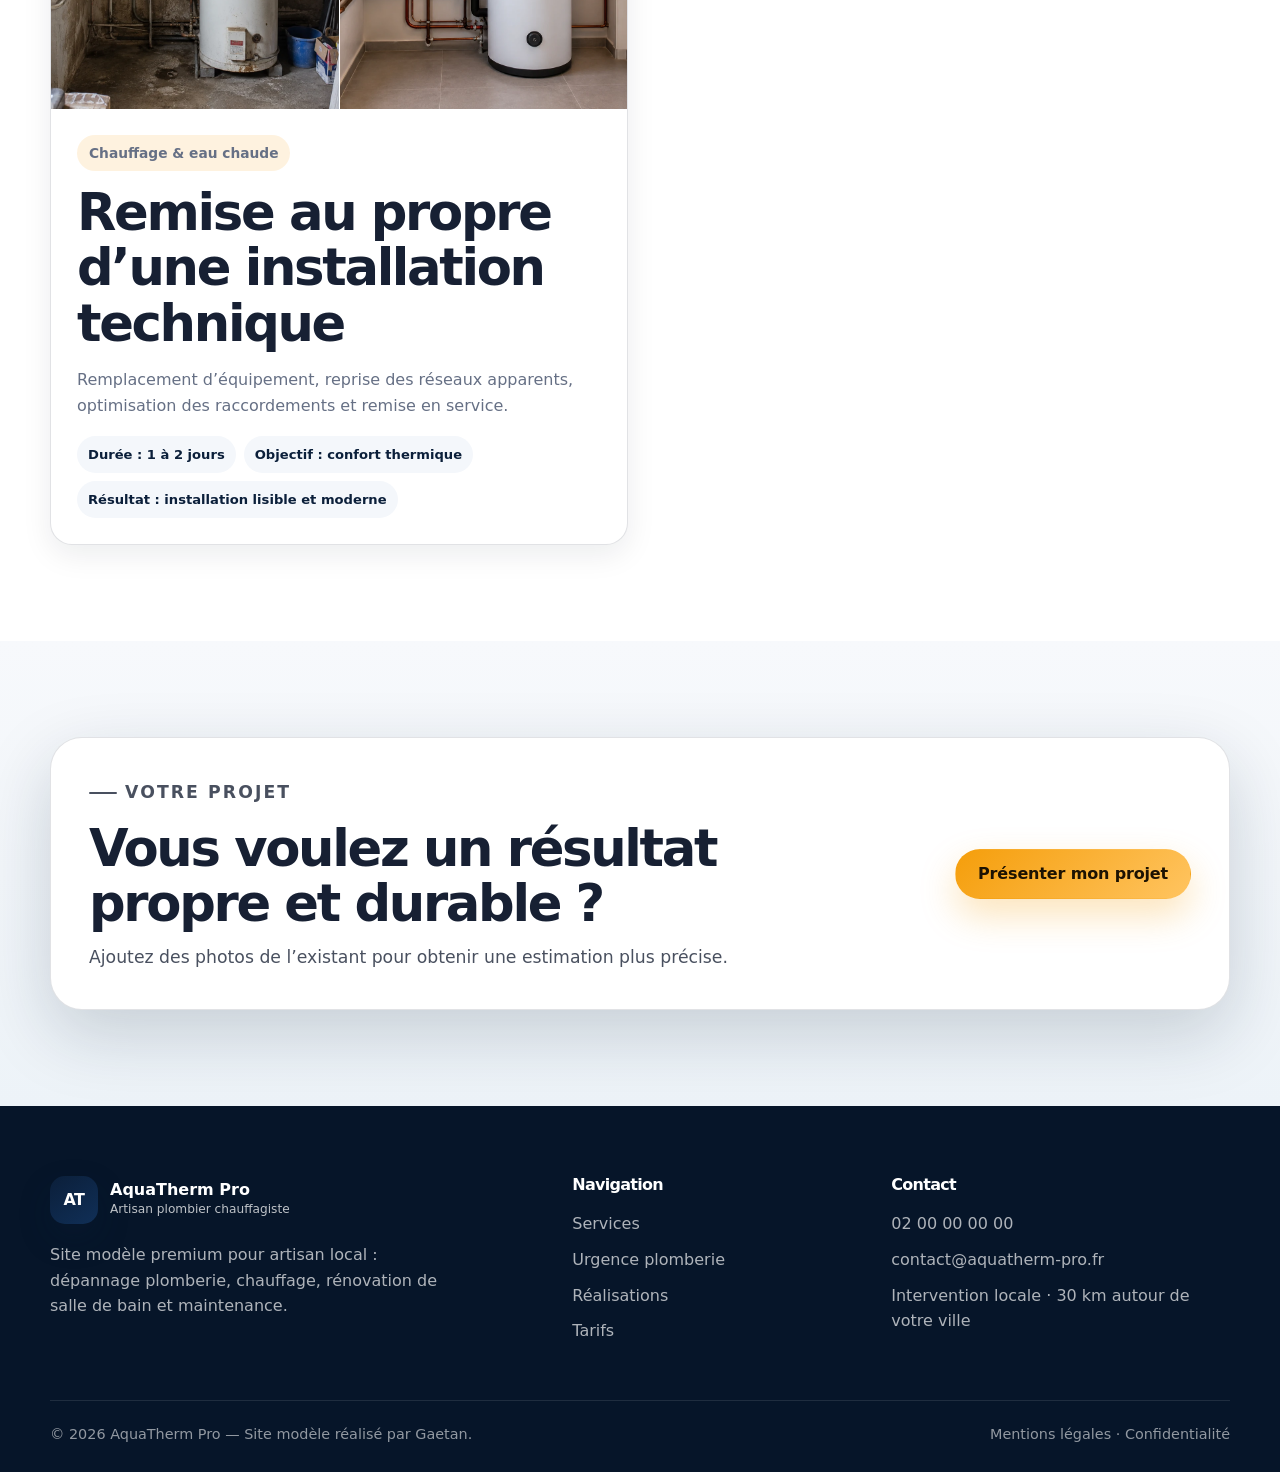
<file: realisations.html>
<!DOCTYPE html>
<html lang="fr">
<head>
  <meta charset="UTF-8" />
  <meta name="viewport" content="width=device-width, initial-scale=1.0" />
  <meta name="description" content="Exemples de réalisations avant après en plomberie, chauffage et rénovation salle de bain." />
  <title>Réalisations | AquaTherm Pro</title>
  <link rel="preconnect" href="https://fonts.gstatic.com" crossorigin>
  <link rel="stylesheet" href="css/styles.css" />
</head>
<body class="">
  <header class="site-header" data-header>
    <div class="container header-inner">
      <a href="index.html" class="brand" aria-label="Retour à l'accueil AquaTherm Pro">
        <span class="brand-mark">AT</span>
        <span class="brand-text">
          <strong>AquaTherm Pro</strong>
          <small>Plomberie · Chauffage · Bain</small>
        </span>
      </a>

      <button class="nav-toggle" type="button" aria-label="Ouvrir le menu" aria-expanded="false" data-nav-toggle>
        <span></span>
        <span></span>
        <span></span>
      </button>

      <nav class="main-nav" aria-label="Navigation principale" data-nav>
        <div class="nav-links">
              <a href="index.html" class="nav-link ">Accueil</a>
              <a href="services.html" class="nav-link ">Services</a>
              <a href="urgence-plomberie.html" class="nav-link ">Urgence</a>
              <a href="chauffage.html" class="nav-link ">Chauffage</a>
              <a href="renovation-salle-de-bain.html" class="nav-link ">Salle de bain</a>
              <a href="realisations.html" class="nav-link is-active">Réalisations</a>
              <a href="tarifs.html" class="nav-link ">Tarifs</a>
              <a href="contact.html" class="nav-link ">Contact</a>
        </div>
        <a class="btn btn-primary btn-small" href="tel:+33200000000">02 00 00 00 00</a>
      </nav>
    </div>
  </header>

  <main>
    <section class="page-hero section-dark">
      <div class="container page-hero-grid">
        <div class="reveal">
          <p class="eyebrow">Réalisations</p>
          <h1>Des interventions présentées comme de vraies preuves de sérieux.</h1>
          <p>Cette page présente de vraies photos avant/après créées pour le modèle, afin de donner un rendu plus crédible et plus vendable.</p>
        </div>
        <div class="page-hero-photo reveal">
          <img src="images/photo-renovation-sdb-apres.webp" alt="Salle de bain moderne présentée comme réalisation après travaux" loading="eager">
          <div><strong>Avant / Après</strong><span>Idéal pour rassurer les visiteurs et augmenter les demandes de devis.</span></div>
        </div>
      </div>
    </section>

    <section class="section">
      <div class="container">
        <div class="section-heading section-heading-center reveal">
          <p class="eyebrow">Avant / Après</p>
          <h2>Des réalisations modèles avec de vraies photos créées pour le site.</h2>
          <p>Les visuels ci-dessous remplacent les anciennes illustrations. Ils donnent une impression plus crédible et plus premium pour vendre le site à un artisan.</p>
        </div>

        <div class="project-grid project-grid-large">
          <article class="project-card reveal">
            <div class="project-visual project-photos">
              <figure><img src="images/photo-renovation-sdb-avant.webp" alt="Salle de bain ancienne avant rénovation" loading="lazy"><figcaption>Avant</figcaption></figure>
              <figure><img src="images/photo-renovation-sdb-apres.webp" alt="Salle de bain moderne après rénovation" loading="lazy"><figcaption>Après</figcaption></figure>
            </div>
            <div class="project-content"><p class="tag">Rénovation salle de bain</p><h2>Transformation complète d’une salle de bain familiale</h2><p>Remplacement baignoire, douche à l’italienne, meuble vasque moderne, miroir lumineux et finitions haut de gamme.</p><ul class="mini-list"><li>Durée : 7 jours</li><li>Objectif : modernisation</li><li>Résultat : salle d’eau plus claire et plus confortable</li></ul></div>
          </article>

          <article class="project-card reveal">
            <div class="project-visual project-photos">
              <figure><img src="images/photo-urgence-plomberie-avant.webp" alt="Fuite importante sous lavabo avant intervention" loading="lazy"><figcaption>Avant</figcaption></figure>
              <figure><img src="images/photo-urgence-plomberie-apres.webp" alt="Raccordement sous lavabo réparé après intervention" loading="lazy"><figcaption>Après</figcaption></figure>
            </div>
            <div class="project-content"><p class="tag">Urgence plomberie</p><h2>Réparation rapide d’une fuite sous meuble vasque</h2><p>Mise en sécurité, remplacement des raccords défectueux, contrôle d’étanchéité et nettoyage de la zone.</p><ul class="mini-list"><li>Durée : 2 heures</li><li>Objectif : stopper la fuite</li><li>Résultat : installation propre et sécurisée</li></ul></div>
          </article>

          <article class="project-card reveal">
            <div class="project-visual project-photos">
              <figure><img src="images/photo-plomberie-sanitaire-avant.webp" alt="Plomberie sanitaire double vasque avant intervention" loading="lazy"><figcaption>Avant</figcaption></figure>
              <figure><img src="images/photo-plomberie-sanitaire-apres.webp" alt="Plomberie sanitaire double vasque après intervention" loading="lazy"><figcaption>Après</figcaption></figure>
            </div>
            <div class="project-content"><p class="tag">Plomberie sanitaire</p><h2>Reprise complète des évacuations et alimentations</h2><p>Intervention sur meuble double vasque avec raccordements propres, siphons remplacés et étanchéité contrôlée.</p><ul class="mini-list"><li>Durée : 1 journée</li><li>Objectif : fiabilité</li><li>Résultat : raccordements nets et accessibles</li></ul></div>
          </article>

          <article class="project-card reveal">
            <div class="project-visual project-photos">
              <figure><img src="images/photo-recherche-fuite-avant.webp" alt="Recherche de fuite sous meuble vasque avant réparation" loading="lazy"><figcaption>Avant</figcaption></figure>
              <figure><img src="images/photo-recherche-fuite-apres.webp" alt="Recherche de fuite après réparation" loading="lazy"><figcaption>Après</figcaption></figure>
            </div>
            <div class="project-content"><p class="tag">Recherche de fuite</p><h2>Détection et remise en état sous lavabo</h2><p>Identification de l’origine de la fuite, remplacement du raccord concerné et contrôle avant remise en service.</p><ul class="mini-list"><li>Durée : 2 à 3 heures</li><li>Objectif : diagnostic précis</li><li>Résultat : fuite supprimée</li></ul></div>
          </article>

          <article class="project-card reveal">
            <div class="project-visual project-photos">
              <figure><img src="images/photo-chauffage-eau-chaude-avant.webp" alt="Installation chauffage et eau chaude ancienne avant remplacement" loading="lazy"><figcaption>Avant</figcaption></figure>
              <figure><img src="images/photo-chauffage-eau-chaude-apres.webp" alt="Installation chauffage et eau chaude moderne après remplacement" loading="lazy"><figcaption>Après</figcaption></figure>
            </div>
            <div class="project-content"><p class="tag">Chauffage & eau chaude</p><h2>Remise au propre d’une installation technique</h2><p>Remplacement d’équipement, reprise des réseaux apparents, optimisation des raccordements et remise en service.</p><ul class="mini-list"><li>Durée : 1 à 2 jours</li><li>Objectif : confort thermique</li><li>Résultat : installation lisible et moderne</li></ul></div>
          </article>
        </div>
      </div>
    </section>

    <section class="section section-soft">
      <div class="container cta-panel reveal">
        <div>
          <p class="eyebrow">Votre projet</p>
          <h2>Vous voulez un résultat propre et durable ?</h2>
          <p>Ajoutez des photos de l’existant pour obtenir une estimation plus précise.</p>
        </div>
        <div class="cta-actions">
          <a class="btn btn-primary" href="contact.html">Présenter mon projet</a>
        </div>
      </div>
    </section>
  </main>

  <footer class="site-footer">
    <div class="container footer-grid">
      <div>
        <a href="index.html" class="brand footer-brand" aria-label="AquaTherm Pro">
          <span class="brand-mark">AT</span>
          <span class="brand-text">
            <strong>AquaTherm Pro</strong>
            <small>Artisan plombier chauffagiste</small>
          </span>
        </a>
        <p class="footer-text">Site modèle premium pour artisan local : dépannage plomberie, chauffage, rénovation de salle de bain et maintenance.</p>
      </div>

      <div>
        <h3>Navigation</h3>
        <ul class="footer-list">
          <li><a href="services.html">Services</a></li>
          <li><a href="urgence-plomberie.html">Urgence plomberie</a></li>
          <li><a href="realisations.html">Réalisations</a></li>
          <li><a href="tarifs.html">Tarifs</a></li>
        </ul>
      </div>

      <div>
        <h3>Contact</h3>
        <ul class="footer-list">
          <li><a href="tel:+33200000000">02 00 00 00 00</a></li>
          <li><a href="mailto:contact@aquatherm-pro.fr">contact@aquatherm-pro.fr</a></li>
          <li>Intervention locale · 30 km autour de votre ville</li>
        </ul>
      </div>
    </div>
    <div class="container footer-bottom">
      <p>© 2026 AquaTherm Pro — Site modèle réalisé par Gaetan.</p>
      <p>Mentions légales · Confidentialité</p>
    </div>
  </footer>

  <script src="js/main.js"></script>
</body>
</html>
</file>
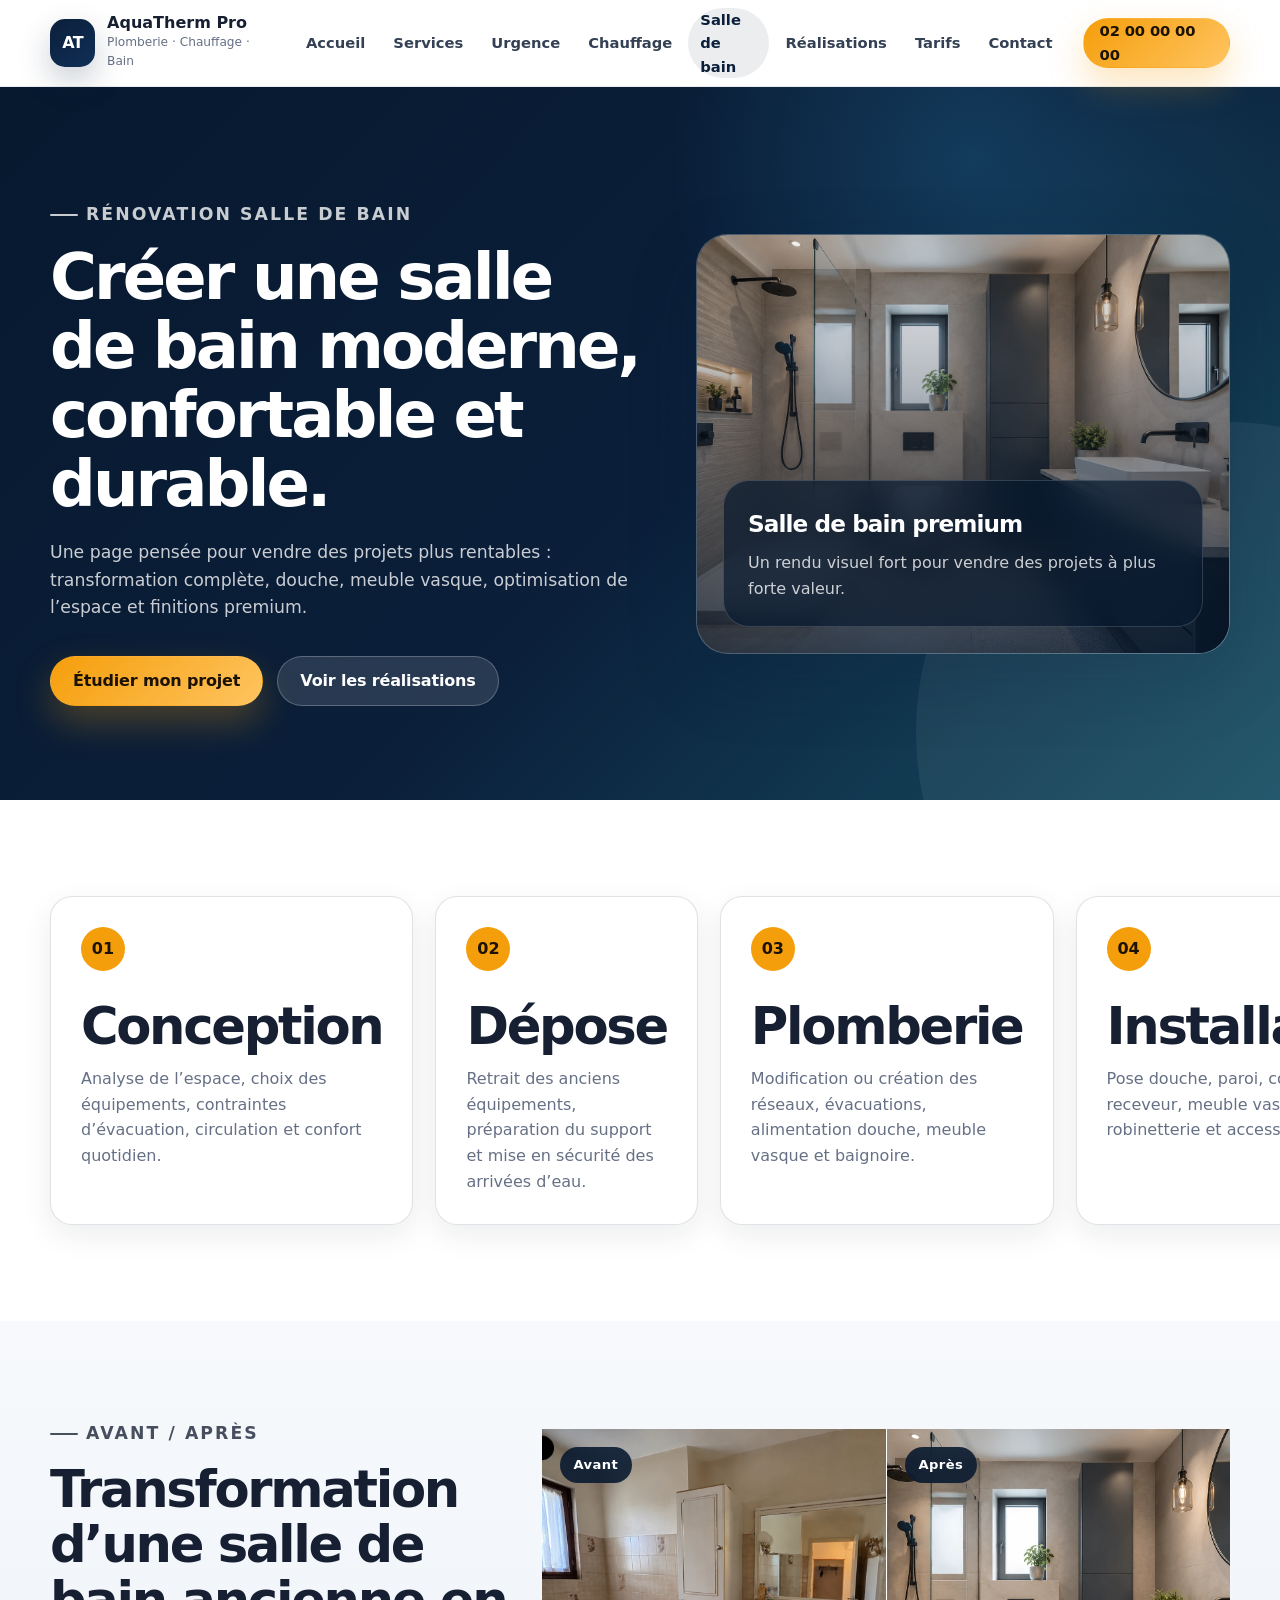
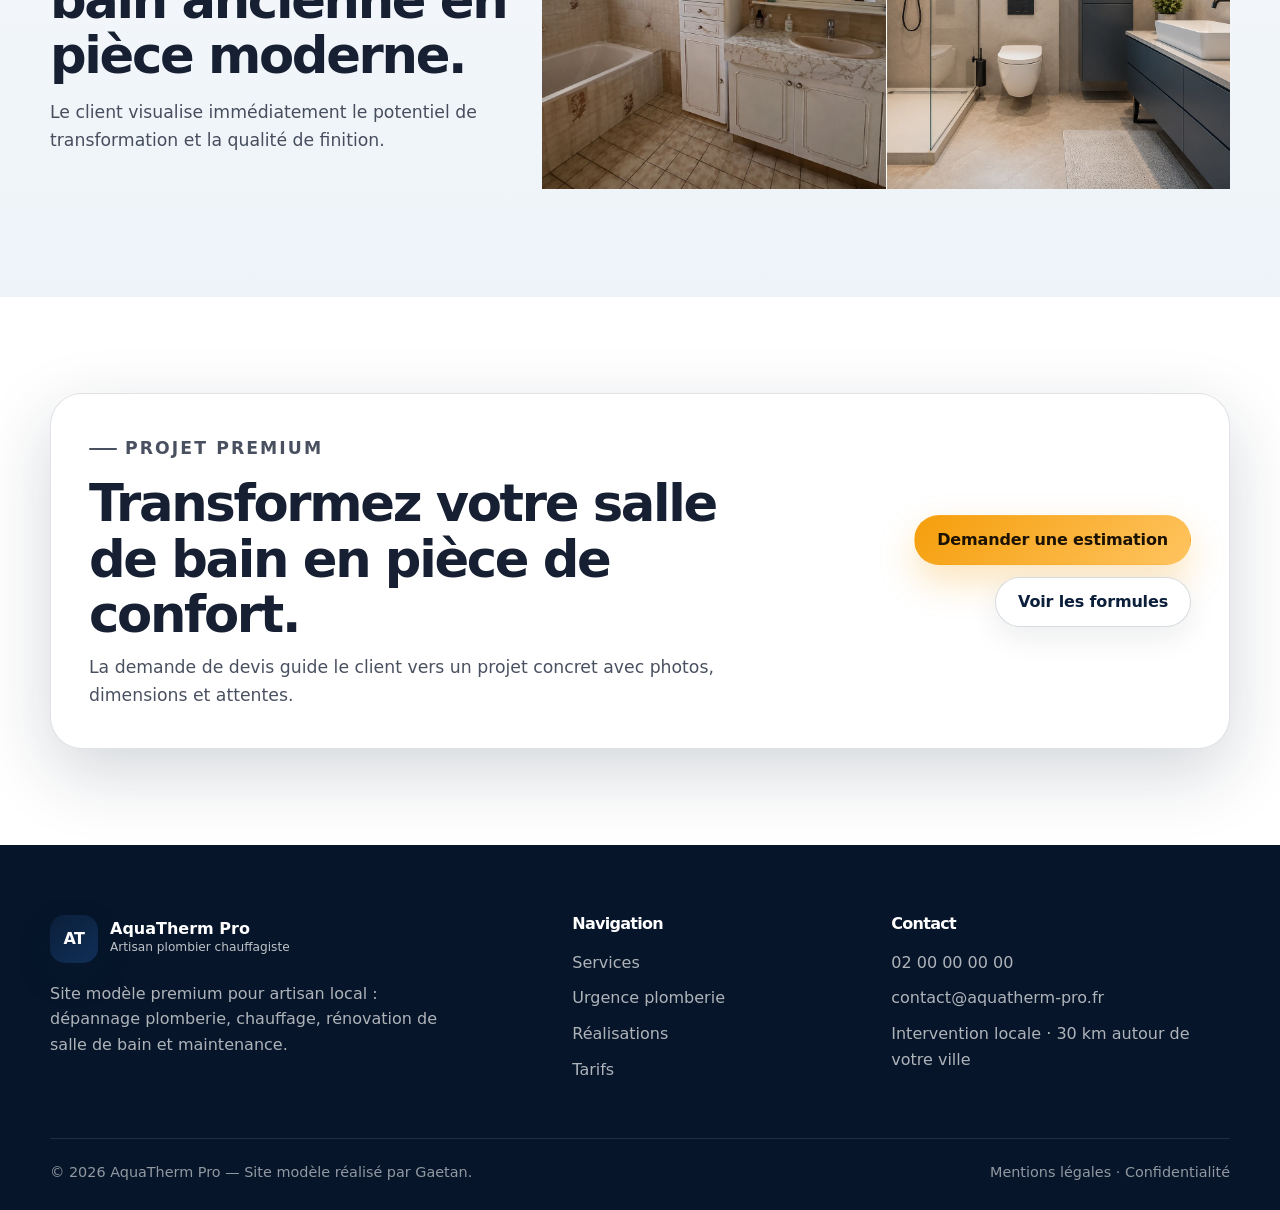
<file: renovation-salle-de-bain.html>
<!DOCTYPE html>
<html lang="fr">
<head>
  <meta charset="UTF-8" />
  <meta name="viewport" content="width=device-width, initial-scale=1.0" />
  <meta name="description" content="Rénovation salle de bain moderne : douche, meuble vasque, plomberie et finitions." />
  <title>Rénovation salle de bain | AquaTherm Pro</title>
  <link rel="preconnect" href="https://fonts.gstatic.com" crossorigin>
  <link rel="stylesheet" href="css/styles.css" />
</head>
<body class="">
  <header class="site-header" data-header>
    <div class="container header-inner">
      <a href="index.html" class="brand" aria-label="Retour à l'accueil AquaTherm Pro">
        <span class="brand-mark">AT</span>
        <span class="brand-text">
          <strong>AquaTherm Pro</strong>
          <small>Plomberie · Chauffage · Bain</small>
        </span>
      </a>

      <button class="nav-toggle" type="button" aria-label="Ouvrir le menu" aria-expanded="false" data-nav-toggle>
        <span></span>
        <span></span>
        <span></span>
      </button>

      <nav class="main-nav" aria-label="Navigation principale" data-nav>
        <div class="nav-links">
              <a href="index.html" class="nav-link ">Accueil</a>
              <a href="services.html" class="nav-link ">Services</a>
              <a href="urgence-plomberie.html" class="nav-link ">Urgence</a>
              <a href="chauffage.html" class="nav-link ">Chauffage</a>
              <a href="renovation-salle-de-bain.html" class="nav-link is-active">Salle de bain</a>
              <a href="realisations.html" class="nav-link ">Réalisations</a>
              <a href="tarifs.html" class="nav-link ">Tarifs</a>
              <a href="contact.html" class="nav-link ">Contact</a>
        </div>
        <a class="btn btn-primary btn-small" href="tel:+33200000000">02 00 00 00 00</a>
      </nav>
    </div>
  </header>

  <main>
<section class="page-hero bathroom-hero section-dark">
      <div class="container page-hero-grid">
        <div class="reveal">
          <p class="eyebrow">Rénovation salle de bain</p>
          <h1>Créer une salle de bain moderne, confortable et durable.</h1>
          <p>Une page pensée pour vendre des projets plus rentables : transformation complète, douche, meuble vasque, optimisation de l’espace et finitions premium.</p>
          <div class="hero-actions"><a class="btn btn-primary" href="contact.html">Étudier mon projet</a><a class="btn btn-light" href="realisations.html">Voir les réalisations</a></div>
        </div>
        <div class="page-hero-photo reveal">
          <img src="images/photo-renovation-sdb-apres.webp" alt="Salle de bain moderne après rénovation complète" loading="eager">
          <div><strong>Salle de bain premium</strong><span>Un rendu visuel fort pour vendre des projets à plus forte valeur.</span></div>
        </div>
      </div>
    </section>

    <section class="section">
      <div class="container renovation-grid">
        <article class="renovation-card reveal"><span>01</span><h2>Conception</h2><p>Analyse de l’espace, choix des équipements, contraintes d’évacuation, circulation et confort quotidien.</p></article>
        <article class="renovation-card reveal"><span>02</span><h2>Dépose</h2><p>Retrait des anciens équipements, préparation du support et mise en sécurité des arrivées d’eau.</p></article>
        <article class="renovation-card reveal"><span>03</span><h2>Plomberie</h2><p>Modification ou création des réseaux, évacuations, alimentation douche, meuble vasque et baignoire.</p></article>
        <article class="renovation-card reveal"><span>04</span><h2>Installation</h2><p>Pose douche, paroi, colonne, receveur, meuble vasque, robinetterie et accessoires.</p></article>
      </div>
    </section>

    <section class="section section-soft">
      <div class="container before-after-wide reveal">
        <div class="section-heading align-left"><p class="eyebrow">Avant / Après</p><h2>Transformation d’une salle de bain ancienne en pièce moderne.</h2><p>Le client visualise immédiatement le potentiel de transformation et la qualité de finition.</p></div>
        <div class="project-visual project-photos"><figure><img src="images/photo-renovation-sdb-avant.webp" alt="Salle de bain ancienne avant rénovation" loading="lazy"><figcaption>Avant</figcaption></figure><figure><img src="images/photo-renovation-sdb-apres.webp" alt="Salle de bain moderne après rénovation" loading="lazy"><figcaption>Après</figcaption></figure></div>
      </div>
    </section>

    <section class="section">
      <div class="container cta-panel reveal"><div><p class="eyebrow">Projet premium</p><h2>Transformez votre salle de bain en pièce de confort.</h2><p>La demande de devis guide le client vers un projet concret avec photos, dimensions et attentes.</p></div><div class="cta-actions"><a class="btn btn-primary" href="contact.html">Demander une estimation</a><a class="btn btn-secondary" href="tarifs.html">Voir les formules</a></div></div>
    </section>
  </main>

  <footer class="site-footer">
    <div class="container footer-grid">
      <div>
        <a href="index.html" class="brand footer-brand" aria-label="AquaTherm Pro">
          <span class="brand-mark">AT</span>
          <span class="brand-text">
            <strong>AquaTherm Pro</strong>
            <small>Artisan plombier chauffagiste</small>
          </span>
        </a>
        <p class="footer-text">Site modèle premium pour artisan local : dépannage plomberie, chauffage, rénovation de salle de bain et maintenance.</p>
      </div>

      <div>
        <h3>Navigation</h3>
        <ul class="footer-list">
          <li><a href="services.html">Services</a></li>
          <li><a href="urgence-plomberie.html">Urgence plomberie</a></li>
          <li><a href="realisations.html">Réalisations</a></li>
          <li><a href="tarifs.html">Tarifs</a></li>
        </ul>
      </div>

      <div>
        <h3>Contact</h3>
        <ul class="footer-list">
          <li><a href="tel:+33200000000">02 00 00 00 00</a></li>
          <li><a href="mailto:contact@aquatherm-pro.fr">contact@aquatherm-pro.fr</a></li>
          <li>Intervention locale · 30 km autour de votre ville</li>
        </ul>
      </div>
    </div>
    <div class="container footer-bottom">
      <p>© 2026 AquaTherm Pro — Site modèle réalisé par Gaetan.</p>
      <p>Mentions légales · Confidentialité</p>
    </div>
  </footer>

  <script src="js/main.js"></script>
</body>
</html>
</file>
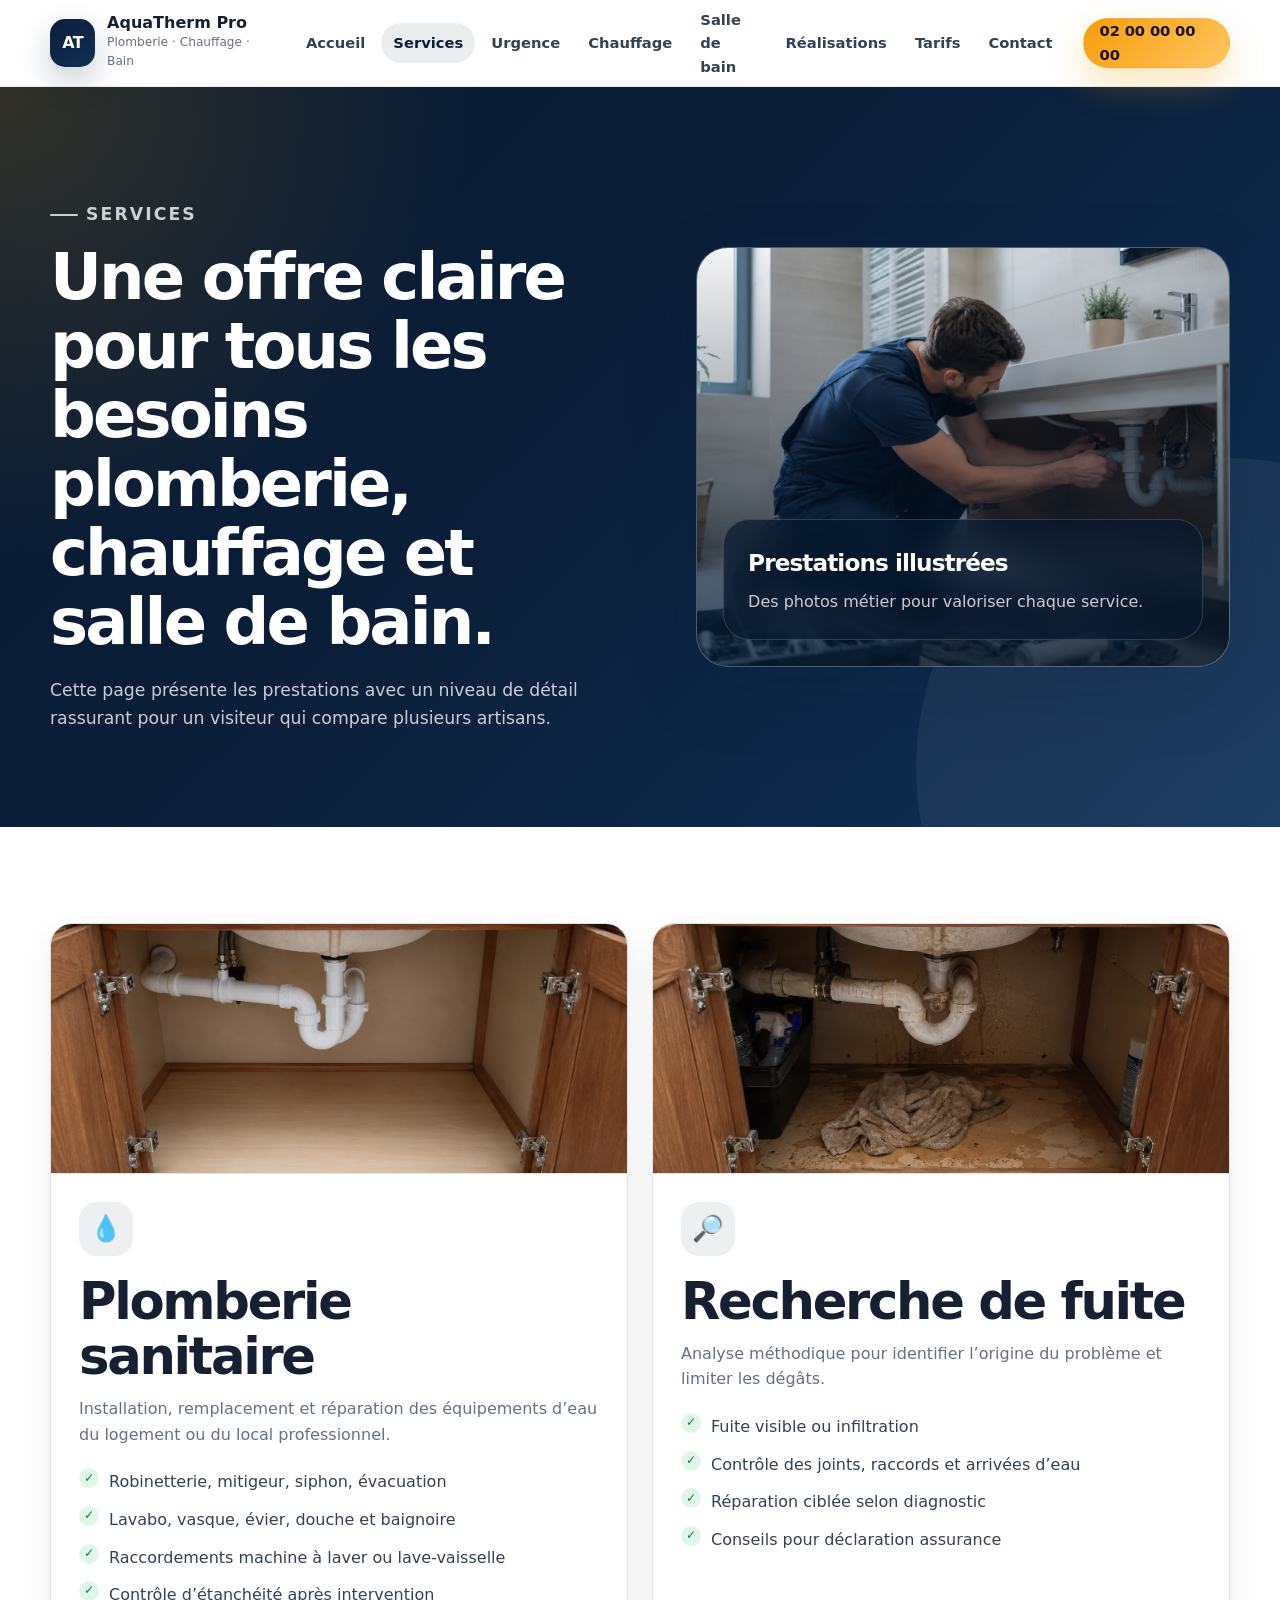
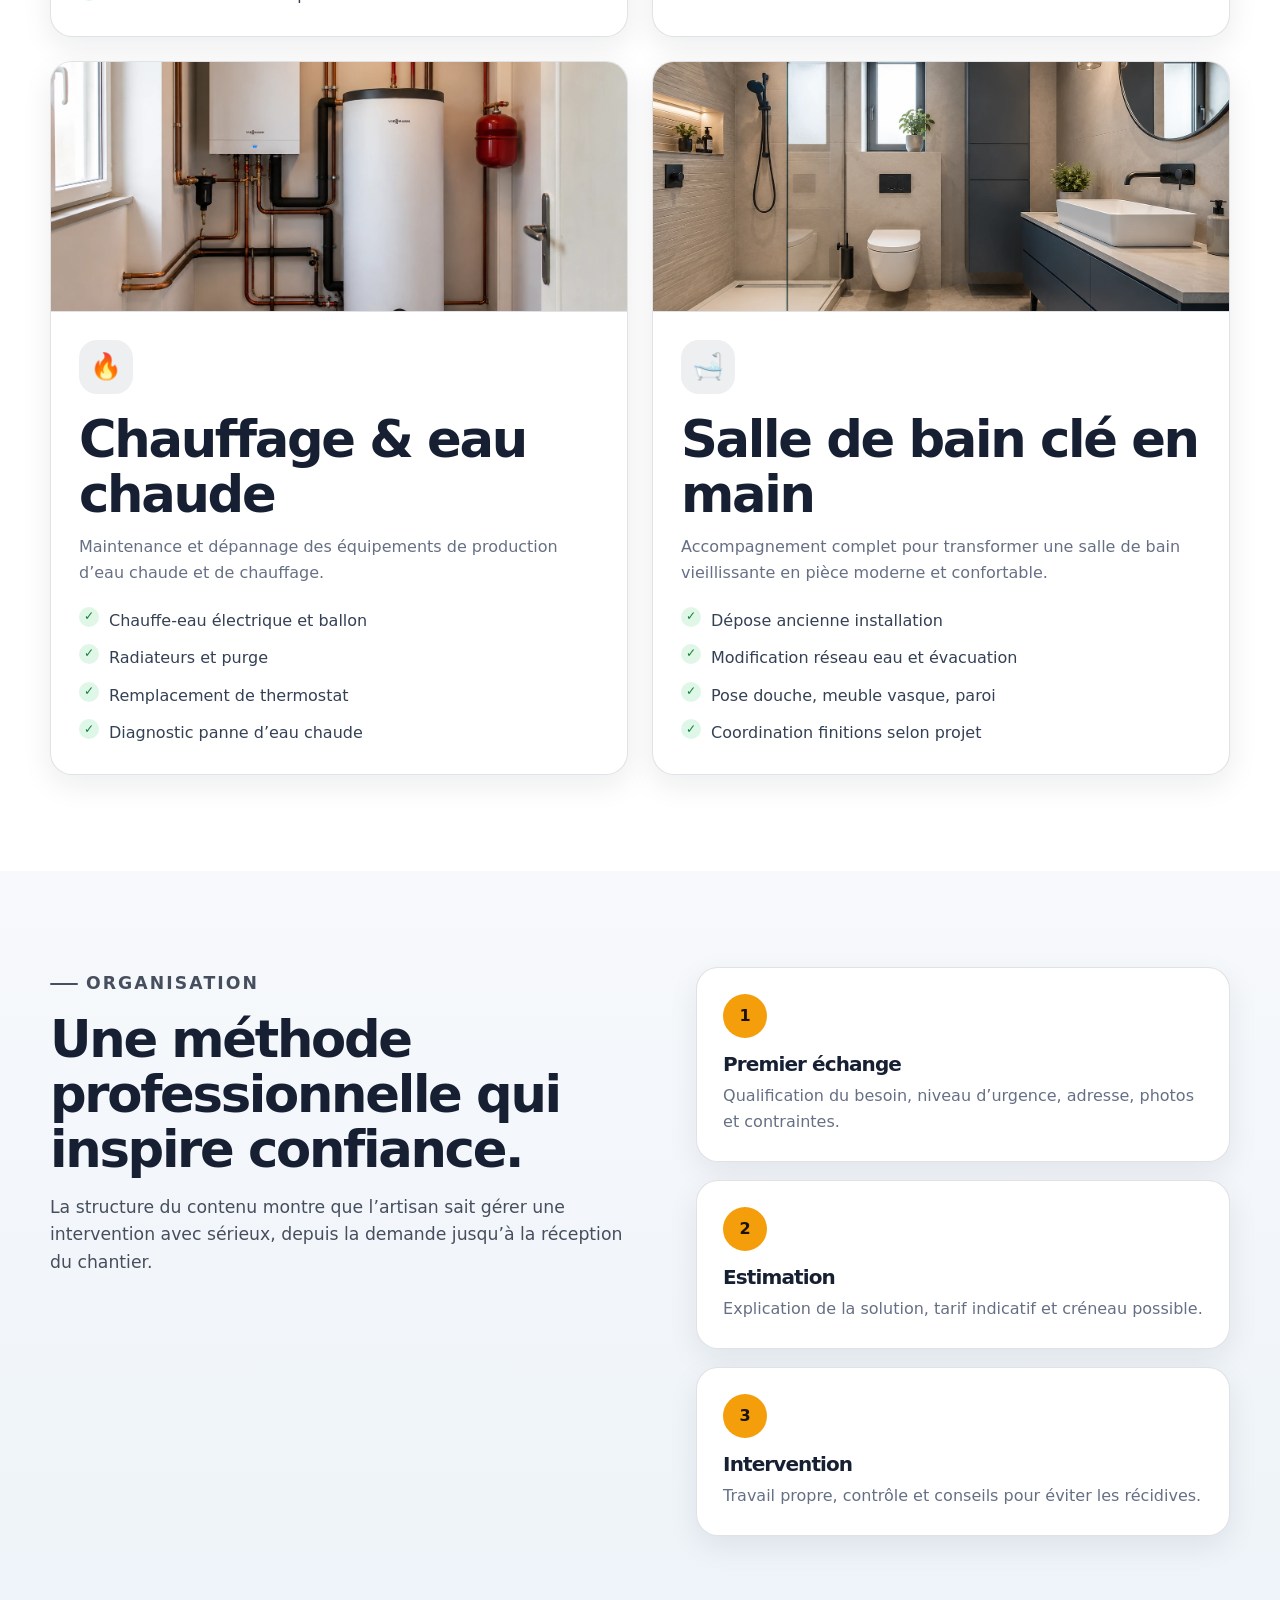
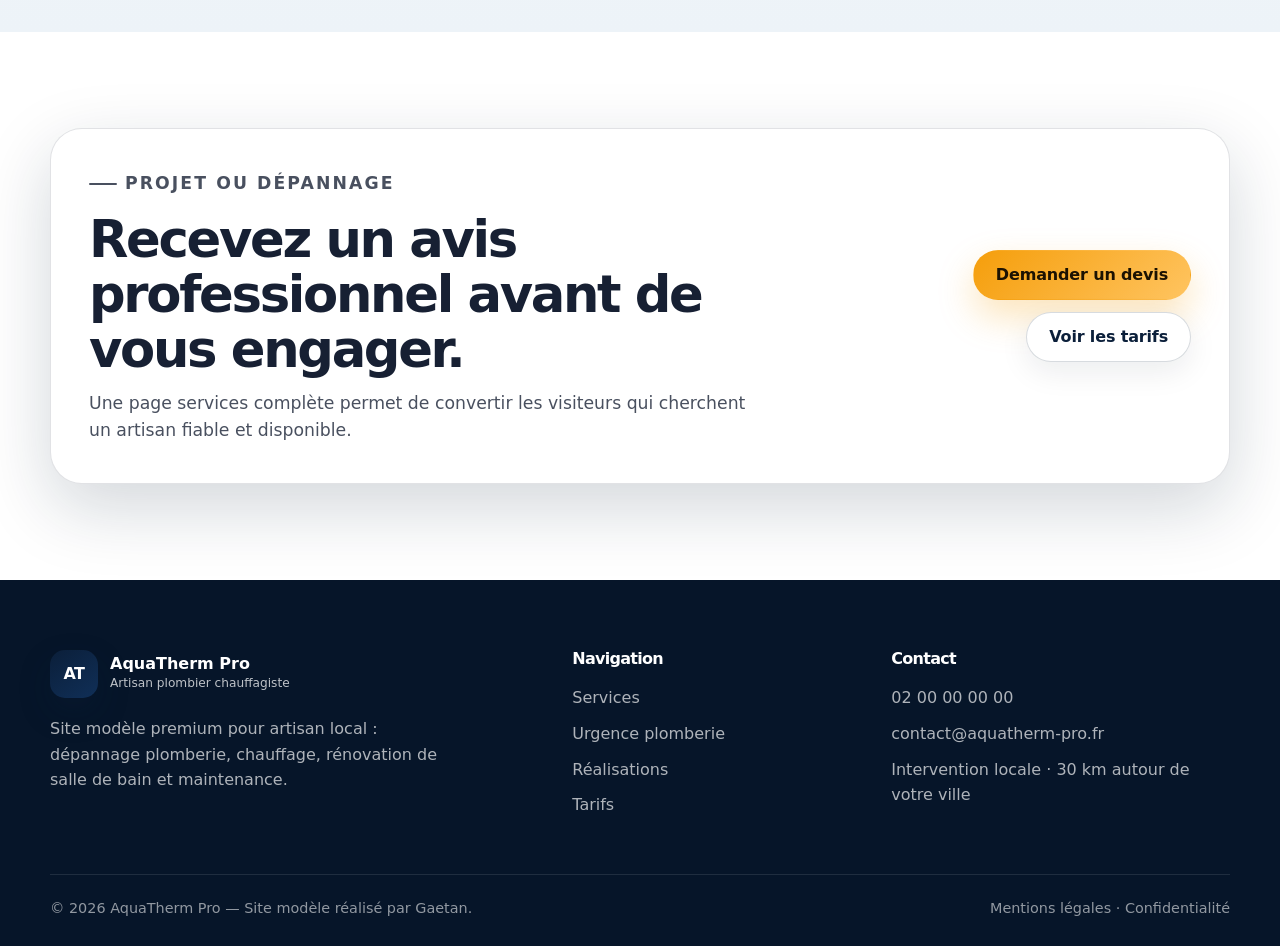
<file: services.html>
<!DOCTYPE html>
<html lang="fr">
<head>
  <meta charset="UTF-8" />
  <meta name="viewport" content="width=device-width, initial-scale=1.0" />
  <meta name="description" content="Services de plomberie, chauffage, maintenance et rénovation sanitaire pour particuliers et professionnels." />
  <title>Services | AquaTherm Pro</title>
  <link rel="preconnect" href="https://fonts.gstatic.com" crossorigin>
  <link rel="stylesheet" href="css/styles.css" />
</head>
<body class="">
  <header class="site-header" data-header>
    <div class="container header-inner">
      <a href="index.html" class="brand" aria-label="Retour à l'accueil AquaTherm Pro">
        <span class="brand-mark">AT</span>
        <span class="brand-text">
          <strong>AquaTherm Pro</strong>
          <small>Plomberie · Chauffage · Bain</small>
        </span>
      </a>

      <button class="nav-toggle" type="button" aria-label="Ouvrir le menu" aria-expanded="false" data-nav-toggle>
        <span></span>
        <span></span>
        <span></span>
      </button>

      <nav class="main-nav" aria-label="Navigation principale" data-nav>
        <div class="nav-links">
              <a href="index.html" class="nav-link ">Accueil</a>
              <a href="services.html" class="nav-link is-active">Services</a>
              <a href="urgence-plomberie.html" class="nav-link ">Urgence</a>
              <a href="chauffage.html" class="nav-link ">Chauffage</a>
              <a href="renovation-salle-de-bain.html" class="nav-link ">Salle de bain</a>
              <a href="realisations.html" class="nav-link ">Réalisations</a>
              <a href="tarifs.html" class="nav-link ">Tarifs</a>
              <a href="contact.html" class="nav-link ">Contact</a>
        </div>
        <a class="btn btn-primary btn-small" href="tel:+33200000000">02 00 00 00 00</a>
      </nav>
    </div>
  </header>

  <main>
<section class="page-hero section-dark">
      <div class="container page-hero-grid">
        <div class="reveal">
          <p class="eyebrow">Services</p>
          <h1>Une offre claire pour tous les besoins plomberie, chauffage et salle de bain.</h1>
          <p>Cette page présente les prestations avec un niveau de détail rassurant pour un visiteur qui compare plusieurs artisans.</p>
        </div>
        <div class="page-hero-photo reveal">
          <img src="images/photo-plombier-lavabo.webp" alt="Intervention plomberie sous meuble vasque moderne" loading="eager">
          <div><strong>Prestations illustrées</strong><span>Des photos métier pour valoriser chaque service.</span></div>
        </div>
      </div>
    </section>

    <section class="section">
      <div class="container service-detail-grid">
        <article class="detail-card detail-card-with-image reveal">
          <img src="images/photo-plomberie-sanitaire-apres.webp" alt="Plomberie sanitaire propre sous meuble vasque" loading="lazy">
          <div class="detail-card-body">
            <span class="card-icon">💧</span>
            <h2>Plomberie sanitaire</h2>
            <p>Installation, remplacement et réparation des équipements d’eau du logement ou du local professionnel.</p>
            <ul class="check-list"><li>Robinetterie, mitigeur, siphon, évacuation</li><li>Lavabo, vasque, évier, douche et baignoire</li><li>Raccordements machine à laver ou lave-vaisselle</li><li>Contrôle d’étanchéité après intervention</li></ul>
          </div>
        </article>
        <article class="detail-card detail-card-with-image reveal">
          <img src="images/photo-recherche-fuite-avant.webp" alt="Recherche de fuite sous meuble vasque" loading="lazy">
          <div class="detail-card-body">
            <span class="card-icon">🔎</span>
            <h2>Recherche de fuite</h2>
            <p>Analyse méthodique pour identifier l’origine du problème et limiter les dégâts.</p>
            <ul class="check-list"><li>Fuite visible ou infiltration</li><li>Contrôle des joints, raccords et arrivées d’eau</li><li>Réparation ciblée selon diagnostic</li><li>Conseils pour déclaration assurance</li></ul>
          </div>
        </article>
        <article class="detail-card detail-card-with-image reveal">
          <img src="images/photo-chauffage-eau-chaude-apres.webp" alt="Installation chauffage et eau chaude moderne" loading="lazy">
          <div class="detail-card-body">
            <span class="card-icon">🔥</span>
            <h2>Chauffage & eau chaude</h2>
            <p>Maintenance et dépannage des équipements de production d’eau chaude et de chauffage.</p>
            <ul class="check-list"><li>Chauffe-eau électrique et ballon</li><li>Radiateurs et purge</li><li>Remplacement de thermostat</li><li>Diagnostic panne d’eau chaude</li></ul>
          </div>
        </article>
        <article class="detail-card detail-card-with-image reveal">
          <img src="images/photo-renovation-sdb-apres.webp" alt="Salle de bain moderne rénovée" loading="lazy">
          <div class="detail-card-body">
            <span class="card-icon">🛁</span>
            <h2>Salle de bain clé en main</h2>
            <p>Accompagnement complet pour transformer une salle de bain vieillissante en pièce moderne et confortable.</p>
            <ul class="check-list"><li>Dépose ancienne installation</li><li>Modification réseau eau et évacuation</li><li>Pose douche, meuble vasque, paroi</li><li>Coordination finitions selon projet</li></ul>
          </div>
        </article>
      </div>
    </section>

    <section class="section section-soft">
      <div class="container process-grid">
        <div class="section-heading align-left reveal">
          <p class="eyebrow">Organisation</p>
          <h2>Une méthode professionnelle qui inspire confiance.</h2>
          <p>La structure du contenu montre que l’artisan sait gérer une intervention avec sérieux, depuis la demande jusqu’à la réception du chantier.</p>
        </div>
        <div class="timeline reveal">
          <div><span>1</span><h3>Premier échange</h3><p>Qualification du besoin, niveau d’urgence, adresse, photos et contraintes.</p></div>
          <div><span>2</span><h3>Estimation</h3><p>Explication de la solution, tarif indicatif et créneau possible.</p></div>
          <div><span>3</span><h3>Intervention</h3><p>Travail propre, contrôle et conseils pour éviter les récidives.</p></div>
        </div>
      </div>
    </section>

    <section class="section">
      <div class="container cta-panel reveal">
        <div><p class="eyebrow">Projet ou dépannage</p><h2>Recevez un avis professionnel avant de vous engager.</h2><p>Une page services complète permet de convertir les visiteurs qui cherchent un artisan fiable et disponible.</p></div>
        <div class="cta-actions"><a class="btn btn-primary" href="contact.html">Demander un devis</a><a class="btn btn-secondary" href="tarifs.html">Voir les tarifs</a></div>
      </div>
    </section>
  </main>

  <footer class="site-footer">
    <div class="container footer-grid">
      <div>
        <a href="index.html" class="brand footer-brand" aria-label="AquaTherm Pro">
          <span class="brand-mark">AT</span>
          <span class="brand-text">
            <strong>AquaTherm Pro</strong>
            <small>Artisan plombier chauffagiste</small>
          </span>
        </a>
        <p class="footer-text">Site modèle premium pour artisan local : dépannage plomberie, chauffage, rénovation de salle de bain et maintenance.</p>
      </div>

      <div>
        <h3>Navigation</h3>
        <ul class="footer-list">
          <li><a href="services.html">Services</a></li>
          <li><a href="urgence-plomberie.html">Urgence plomberie</a></li>
          <li><a href="realisations.html">Réalisations</a></li>
          <li><a href="tarifs.html">Tarifs</a></li>
        </ul>
      </div>

      <div>
        <h3>Contact</h3>
        <ul class="footer-list">
          <li><a href="tel:+33200000000">02 00 00 00 00</a></li>
          <li><a href="mailto:contact@aquatherm-pro.fr">contact@aquatherm-pro.fr</a></li>
          <li>Intervention locale · 30 km autour de votre ville</li>
        </ul>
      </div>
    </div>
    <div class="container footer-bottom">
      <p>© 2026 AquaTherm Pro — Site modèle réalisé par Gaetan.</p>
      <p>Mentions légales · Confidentialité</p>
    </div>
  </footer>

  <script src="js/main.js"></script>
</body>
</html>
</file>
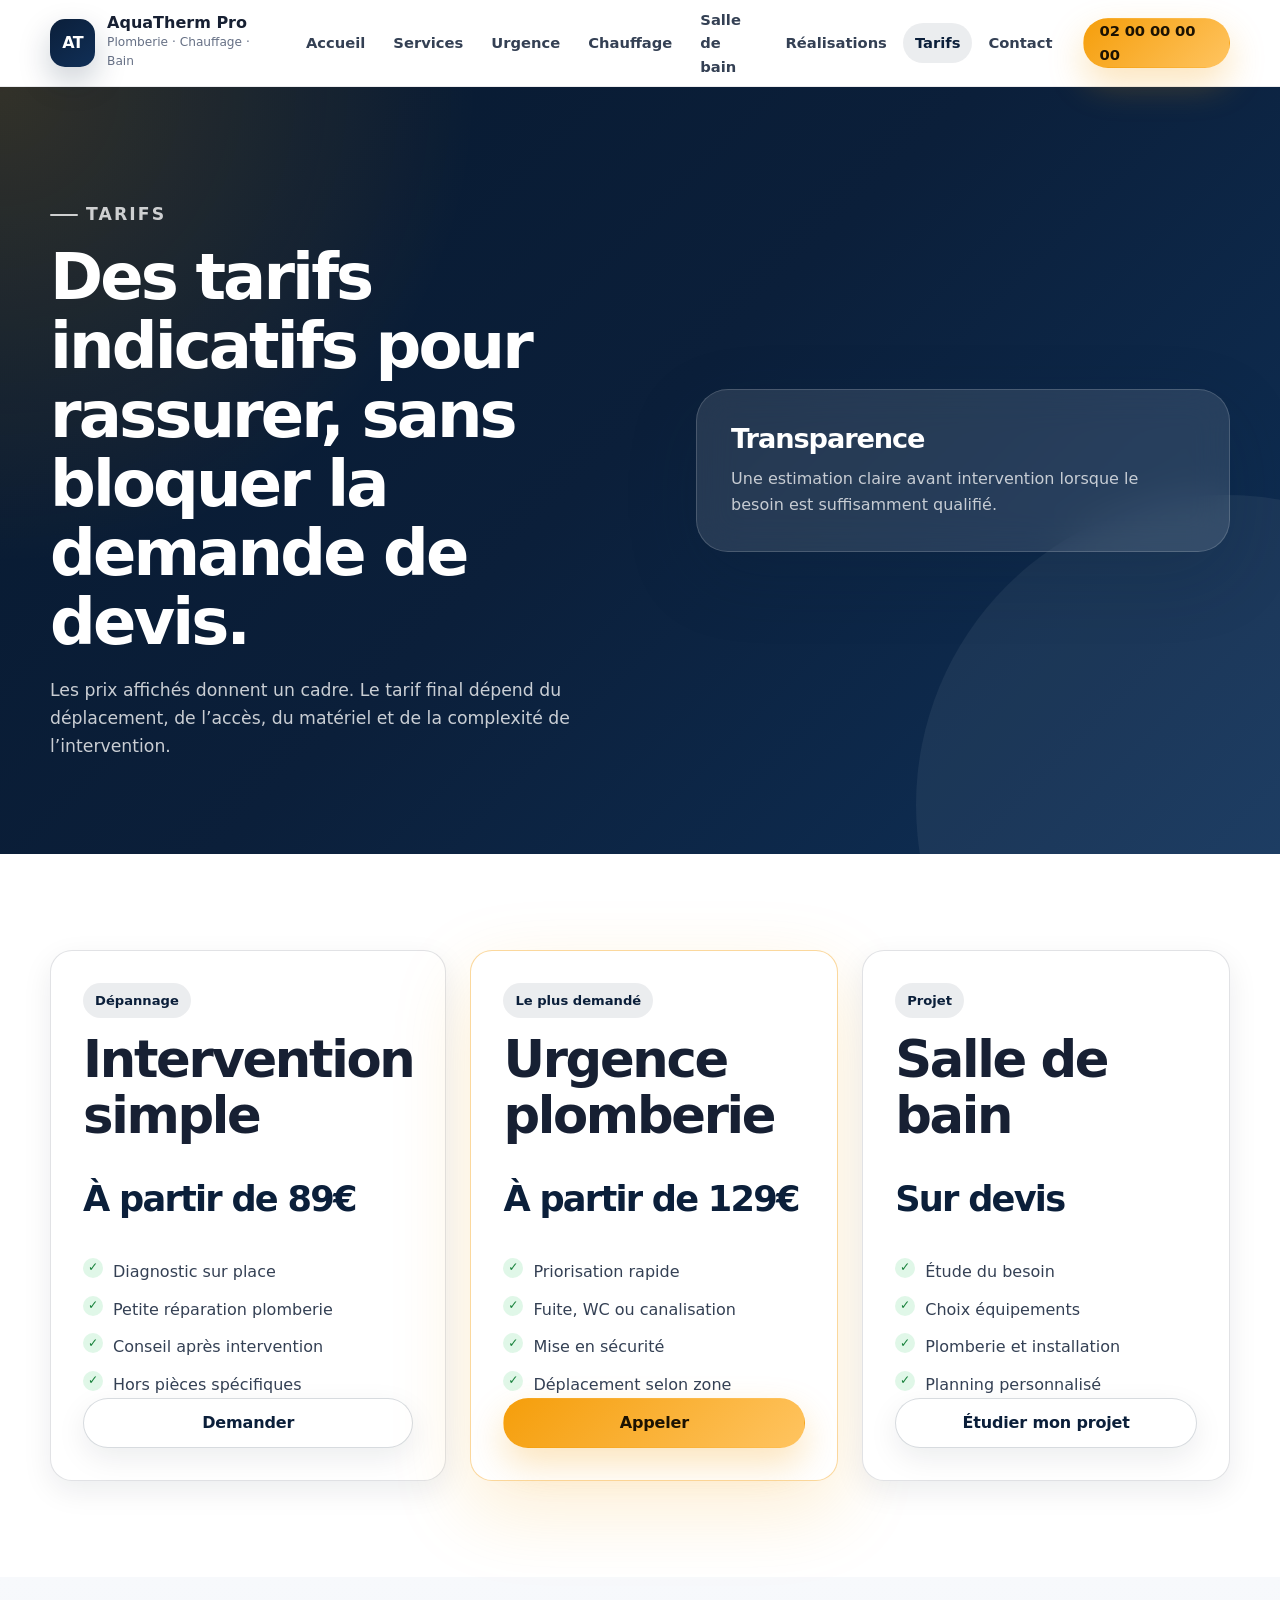
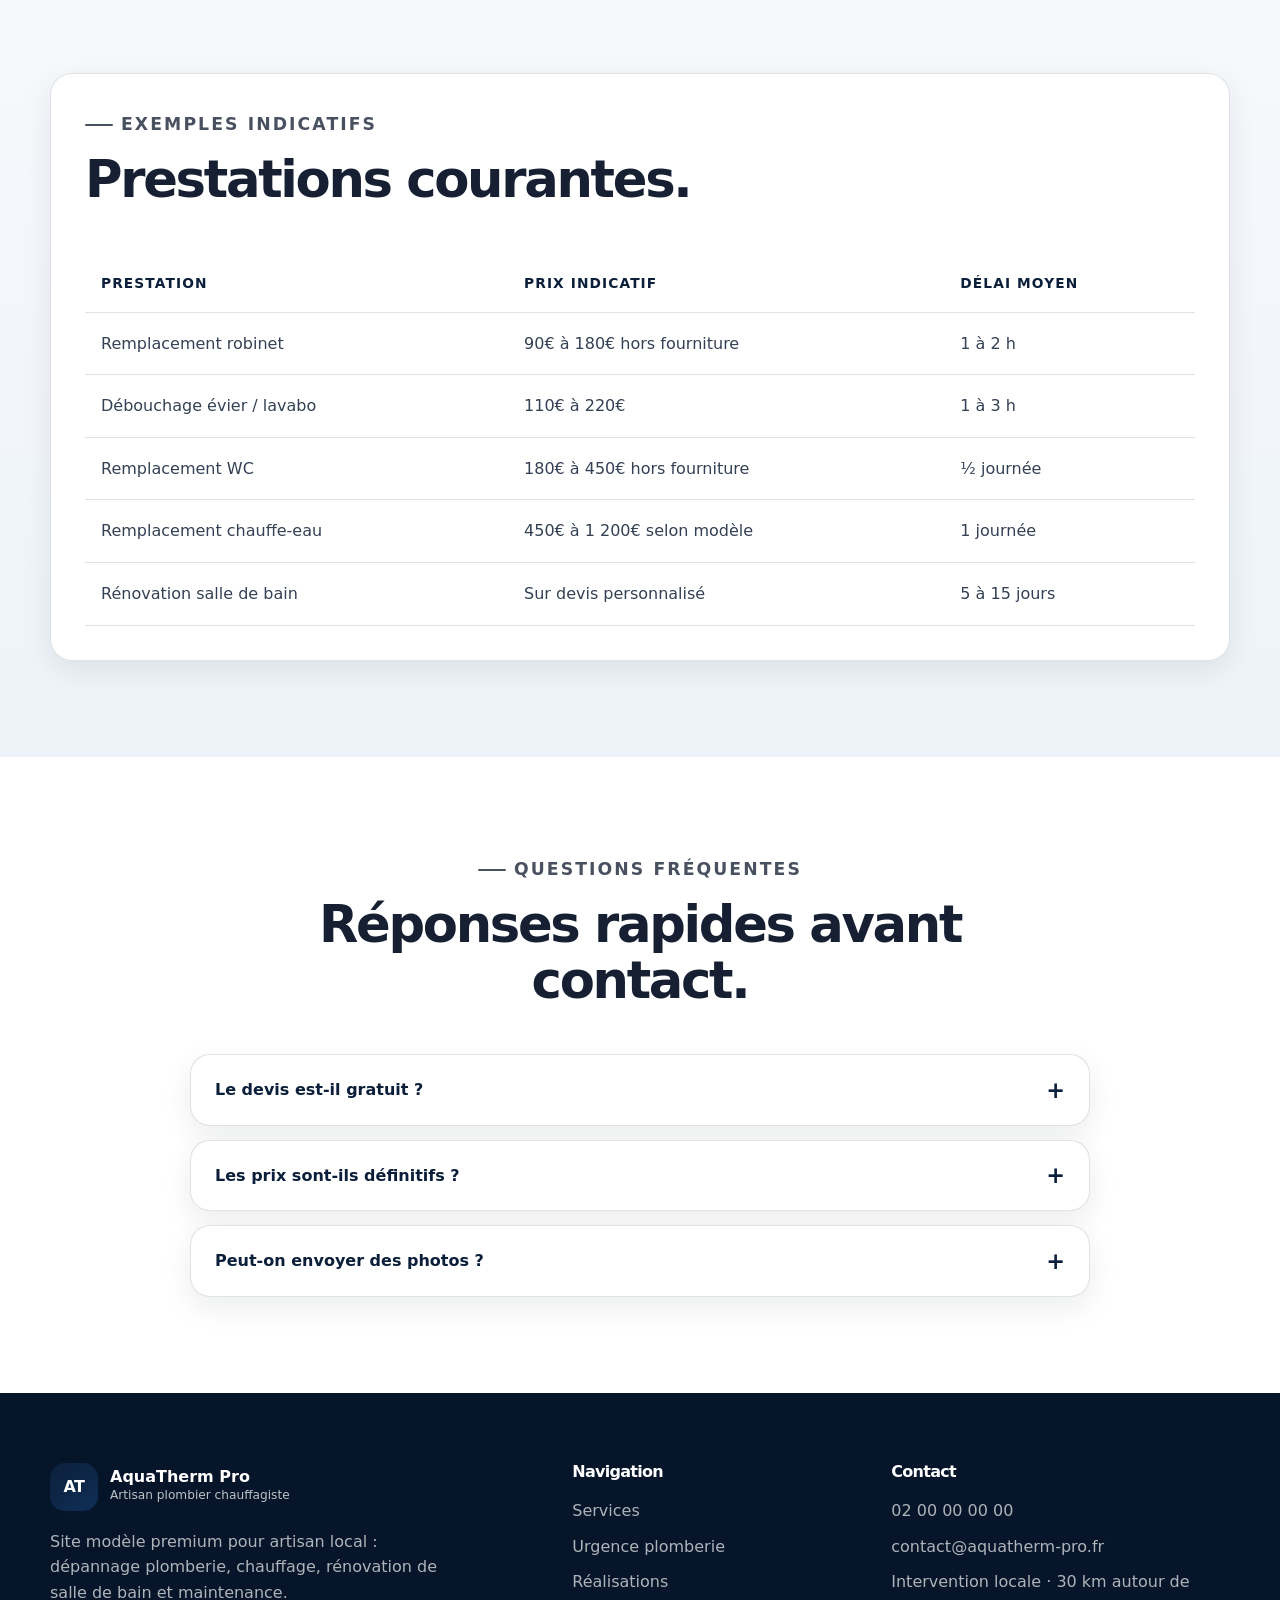
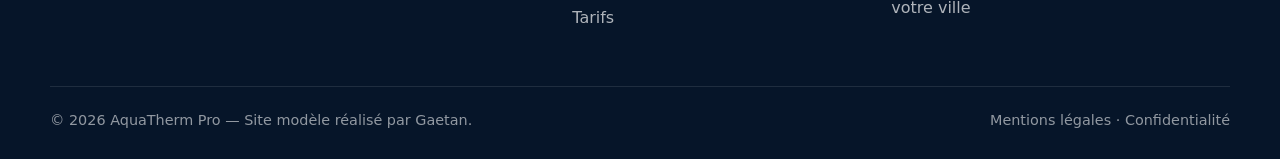
<file: tarifs.html>
<!DOCTYPE html>
<html lang="fr">
<head>
  <meta charset="UTF-8" />
  <meta name="viewport" content="width=device-width, initial-scale=1.0" />
  <meta name="description" content="Tarifs indicatifs plomberie, dépannage, chauffe-eau et rénovation salle de bain." />
  <title>Tarifs | AquaTherm Pro</title>
  <link rel="preconnect" href="https://fonts.gstatic.com" crossorigin>
  <link rel="stylesheet" href="css/styles.css" />
</head>
<body class="">
  <header class="site-header" data-header>
    <div class="container header-inner">
      <a href="index.html" class="brand" aria-label="Retour à l'accueil AquaTherm Pro">
        <span class="brand-mark">AT</span>
        <span class="brand-text">
          <strong>AquaTherm Pro</strong>
          <small>Plomberie · Chauffage · Bain</small>
        </span>
      </a>

      <button class="nav-toggle" type="button" aria-label="Ouvrir le menu" aria-expanded="false" data-nav-toggle>
        <span></span>
        <span></span>
        <span></span>
      </button>

      <nav class="main-nav" aria-label="Navigation principale" data-nav>
        <div class="nav-links">
              <a href="index.html" class="nav-link ">Accueil</a>
              <a href="services.html" class="nav-link ">Services</a>
              <a href="urgence-plomberie.html" class="nav-link ">Urgence</a>
              <a href="chauffage.html" class="nav-link ">Chauffage</a>
              <a href="renovation-salle-de-bain.html" class="nav-link ">Salle de bain</a>
              <a href="realisations.html" class="nav-link ">Réalisations</a>
              <a href="tarifs.html" class="nav-link is-active">Tarifs</a>
              <a href="contact.html" class="nav-link ">Contact</a>
        </div>
        <a class="btn btn-primary btn-small" href="tel:+33200000000">02 00 00 00 00</a>
      </nav>
    </div>
  </header>

  <main>
    <section class="page-hero section-dark">
      <div class="container page-hero-grid">
        <div class="reveal">
          <p class="eyebrow">Tarifs</p>
          <h1>Des tarifs indicatifs pour rassurer, sans bloquer la demande de devis.</h1>
          <p>Les prix affichés donnent un cadre. Le tarif final dépend du déplacement, de l’accès, du matériel et de la complexité de l’intervention.</p>
        </div>
        <div class="page-hero-box reveal">
          <strong>Transparence</strong>
          <span>Une estimation claire avant intervention lorsque le besoin est suffisamment qualifié.</span>
        </div>
      </div>
    </section>

    <section class="section">
      <div class="container pricing-grid">
        <article class="price-card reveal">
          <p class="price-label">Dépannage</p>
          <h2>Intervention simple</h2>
          <p class="price">À partir de 89€</p>
          <ul class="check-list">
            <li>Diagnostic sur place</li>
            <li>Petite réparation plomberie</li>
            <li>Conseil après intervention</li>
            <li>Hors pièces spécifiques</li>
          </ul>
          <a class="btn btn-secondary" href="contact.html">Demander</a>
        </article>
        <article class="price-card featured reveal">
          <p class="price-label">Le plus demandé</p>
          <h2>Urgence plomberie</h2>
          <p class="price">À partir de 129€</p>
          <ul class="check-list">
            <li>Priorisation rapide</li>
            <li>Fuite, WC ou canalisation</li>
            <li>Mise en sécurité</li>
            <li>Déplacement selon zone</li>
          </ul>
          <a class="btn btn-primary" href="tel:+33200000000">Appeler</a>
        </article>
        <article class="price-card reveal">
          <p class="price-label">Projet</p>
          <h2>Salle de bain</h2>
          <p class="price">Sur devis</p>
          <ul class="check-list">
            <li>Étude du besoin</li>
            <li>Choix équipements</li>
            <li>Plomberie et installation</li>
            <li>Planning personnalisé</li>
          </ul>
          <a class="btn btn-secondary" href="contact.html">Étudier mon projet</a>
        </article>
      </div>
    </section>

    <section class="section section-soft">
      <div class="container table-card reveal">
        <div class="section-heading align-left">
          <p class="eyebrow">Exemples indicatifs</p>
          <h2>Prestations courantes.</h2>
        </div>
        <div class="responsive-table">
          <table>
            <thead><tr><th>Prestation</th><th>Prix indicatif</th><th>Délai moyen</th></tr></thead>
            <tbody>
              <tr><td>Remplacement robinet</td><td>90€ à 180€ hors fourniture</td><td>1 à 2 h</td></tr>
              <tr><td>Débouchage évier / lavabo</td><td>110€ à 220€</td><td>1 à 3 h</td></tr>
              <tr><td>Remplacement WC</td><td>180€ à 450€ hors fourniture</td><td>½ journée</td></tr>
              <tr><td>Remplacement chauffe-eau</td><td>450€ à 1 200€ selon modèle</td><td>1 journée</td></tr>
              <tr><td>Rénovation salle de bain</td><td>Sur devis personnalisé</td><td>5 à 15 jours</td></tr>
            </tbody>
          </table>
        </div>
      </div>
    </section>

    <section class="section">
      <div class="container faq-wrap">
        <div class="section-heading reveal">
          <p class="eyebrow">Questions fréquentes</p>
          <h2>Réponses rapides avant contact.</h2>
        </div>
        <div class="faq-list reveal" data-faq-list>
          <div class="faq-item"><button type="button">Le devis est-il gratuit ?<span>+</span></button><div><p>Oui, pour les projets qualifiés. Pour une urgence avec déplacement, un forfait peut être annoncé avant intervention.</p></div></div>
          <div class="faq-item"><button type="button">Les prix sont-ils définitifs ?<span>+</span></button><div><p>Non, ils sont indicatifs. Le tarif final dépend de l’accès, du matériel, de l’état de l’installation et de la zone d’intervention.</p></div></div>
          <div class="faq-item"><button type="button">Peut-on envoyer des photos ?<span>+</span></button><div><p>Oui, les photos permettent souvent de préparer l’intervention et d’affiner l’estimation.</p></div></div>
        </div>
      </div>
    </section>
  </main>

  <footer class="site-footer">
    <div class="container footer-grid">
      <div>
        <a href="index.html" class="brand footer-brand" aria-label="AquaTherm Pro">
          <span class="brand-mark">AT</span>
          <span class="brand-text">
            <strong>AquaTherm Pro</strong>
            <small>Artisan plombier chauffagiste</small>
          </span>
        </a>
        <p class="footer-text">Site modèle premium pour artisan local : dépannage plomberie, chauffage, rénovation de salle de bain et maintenance.</p>
      </div>

      <div>
        <h3>Navigation</h3>
        <ul class="footer-list">
          <li><a href="services.html">Services</a></li>
          <li><a href="urgence-plomberie.html">Urgence plomberie</a></li>
          <li><a href="realisations.html">Réalisations</a></li>
          <li><a href="tarifs.html">Tarifs</a></li>
        </ul>
      </div>

      <div>
        <h3>Contact</h3>
        <ul class="footer-list">
          <li><a href="tel:+33200000000">02 00 00 00 00</a></li>
          <li><a href="mailto:contact@aquatherm-pro.fr">contact@aquatherm-pro.fr</a></li>
          <li>Intervention locale · 30 km autour de votre ville</li>
        </ul>
      </div>
    </div>
    <div class="container footer-bottom">
      <p>© 2026 AquaTherm Pro — Site modèle réalisé par Gaetan.</p>
      <p>Mentions légales · Confidentialité</p>
    </div>
  </footer>

  <script src="js/main.js"></script>
</body>
</html>
</file>
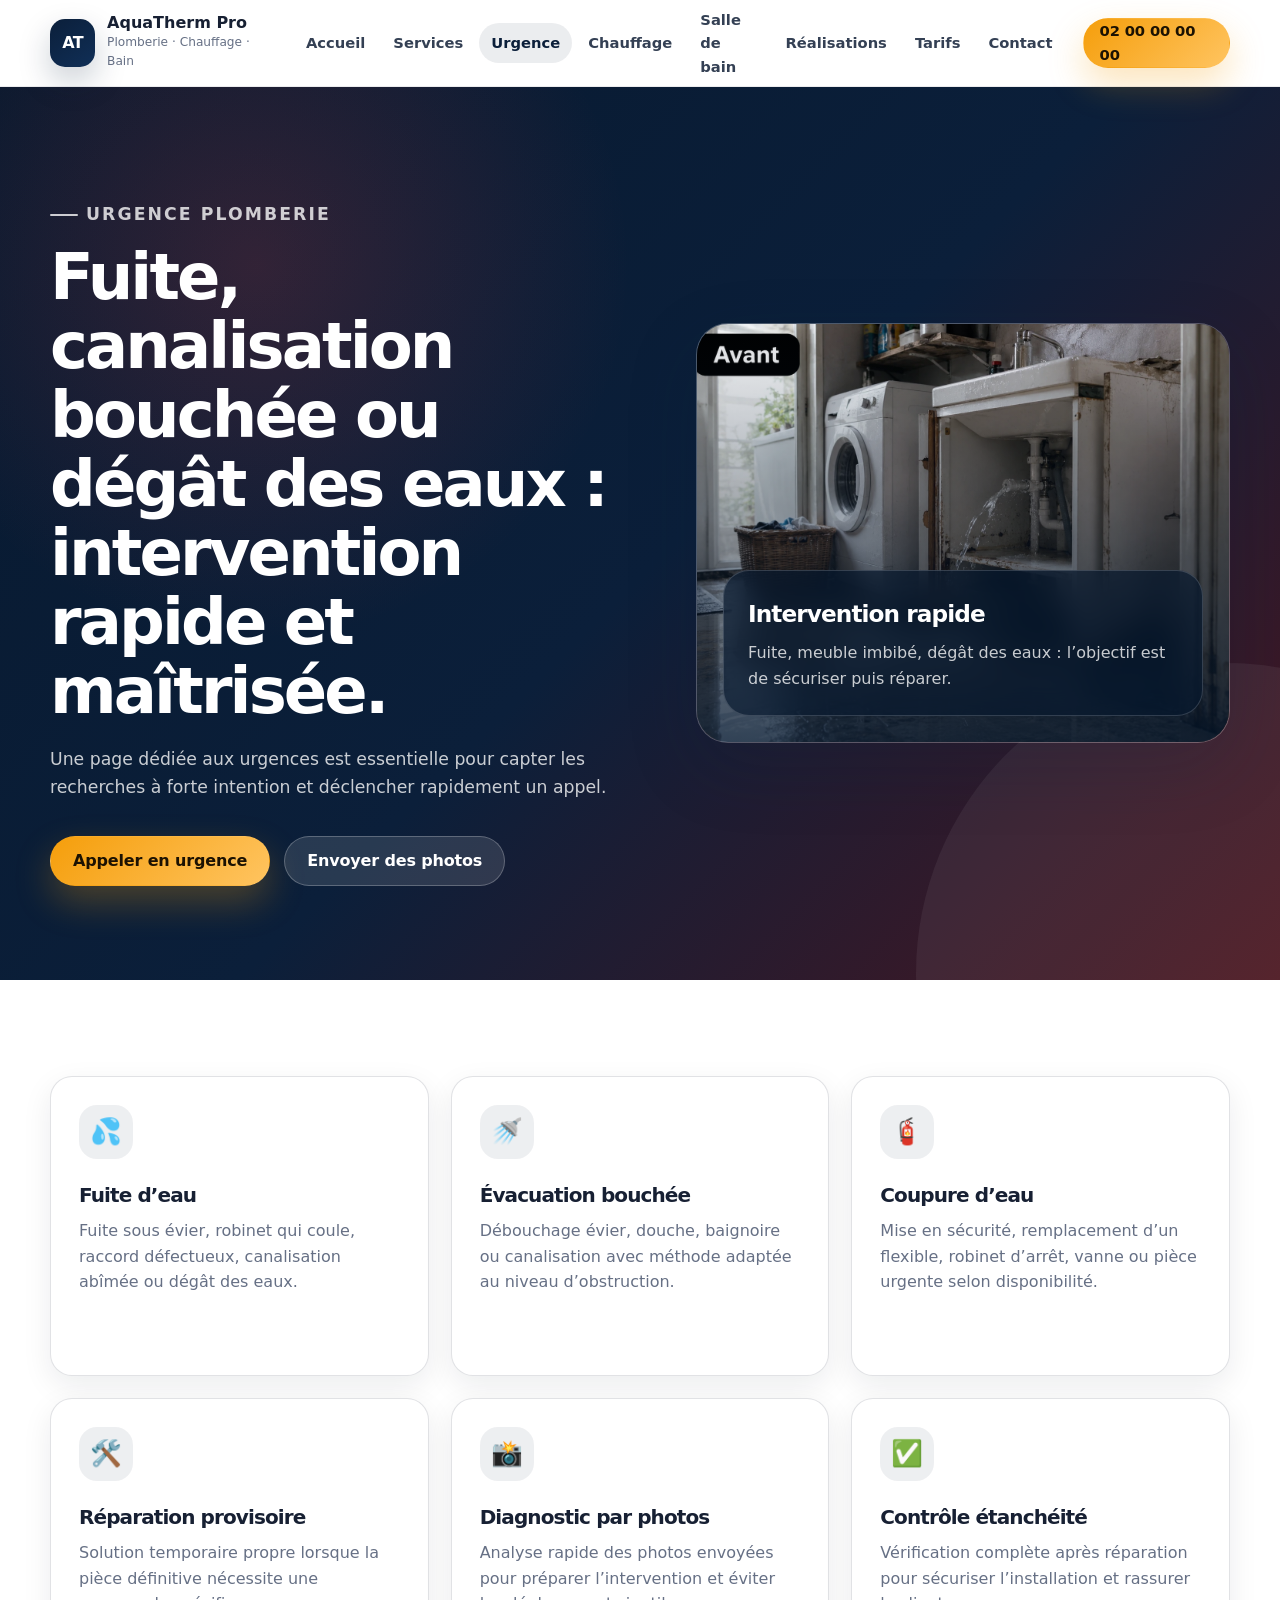
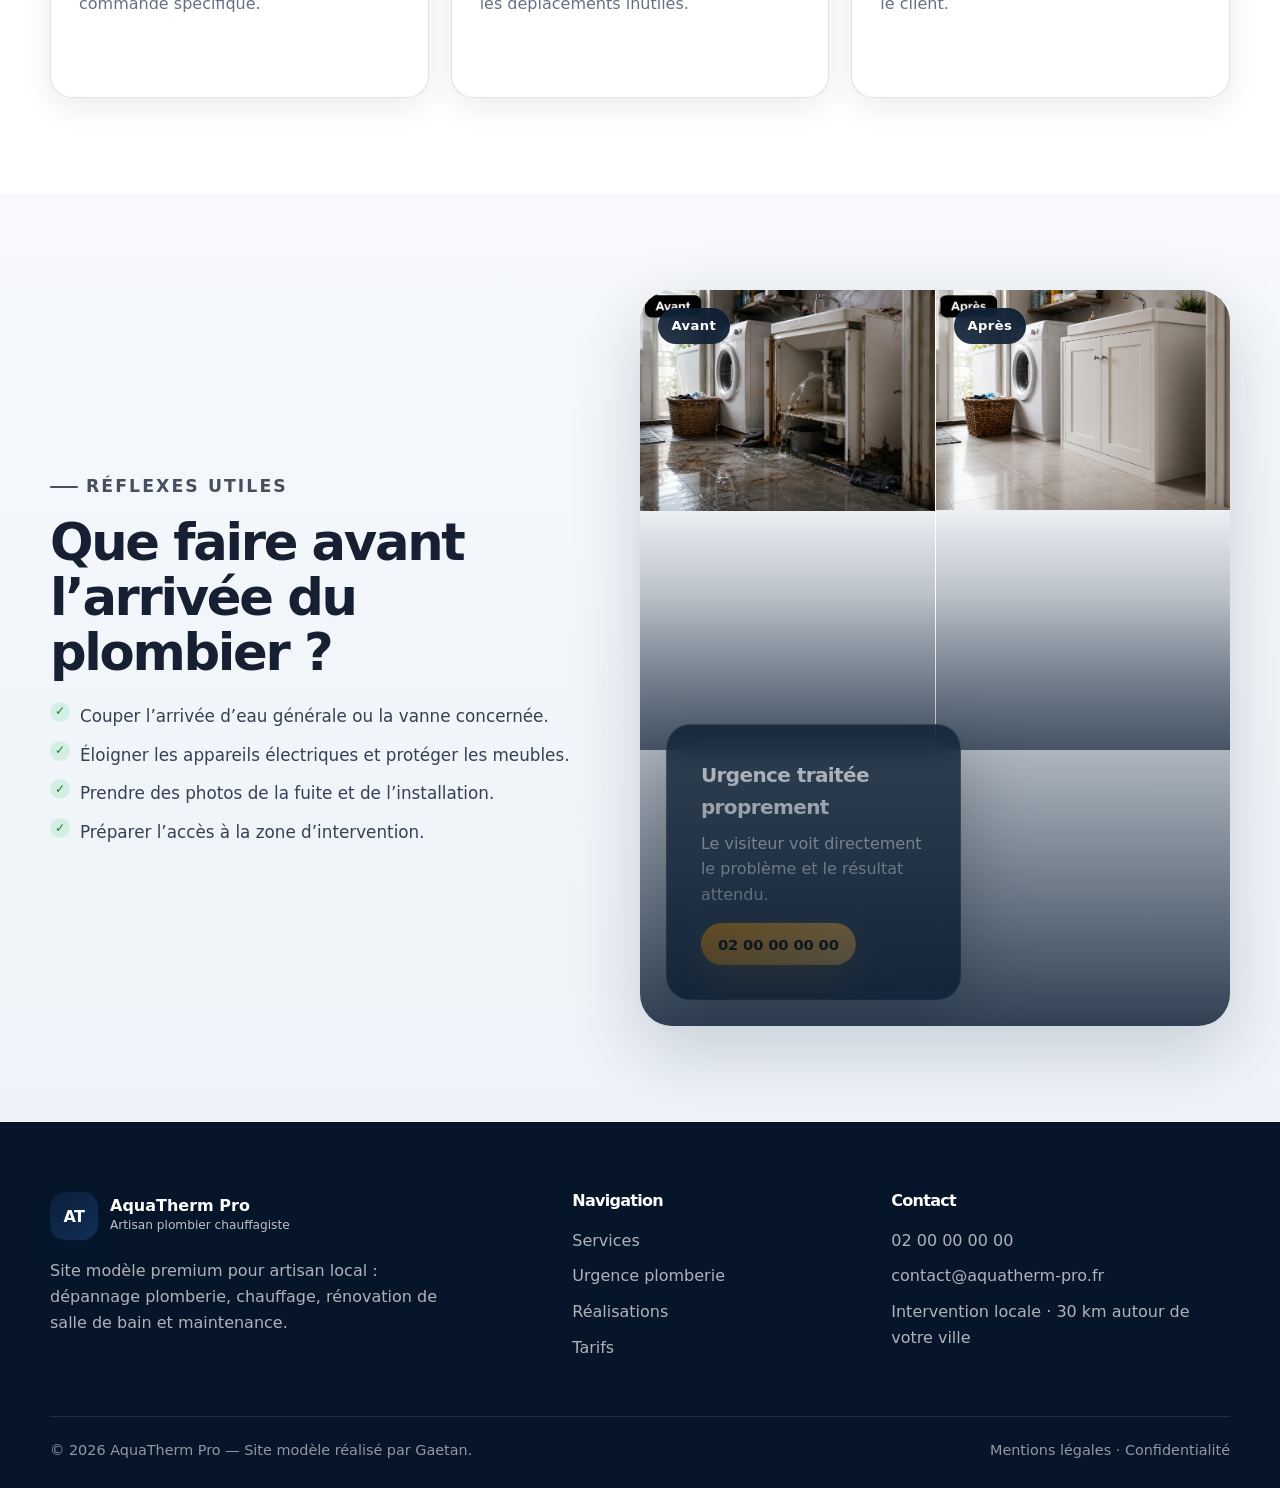
<file: urgence-plomberie.html>
<!DOCTYPE html>
<html lang="fr">
<head>
  <meta charset="UTF-8" />
  <meta name="viewport" content="width=device-width, initial-scale=1.0" />
  <meta name="description" content="Urgence plomberie : fuite, canalisation bouchée, dégât des eaux et dépannage rapide." />
  <title>Urgence plomberie | AquaTherm Pro</title>
  <link rel="preconnect" href="https://fonts.gstatic.com" crossorigin>
  <link rel="stylesheet" href="css/styles.css" />
</head>
<body class="">
  <header class="site-header" data-header>
    <div class="container header-inner">
      <a href="index.html" class="brand" aria-label="Retour à l'accueil AquaTherm Pro">
        <span class="brand-mark">AT</span>
        <span class="brand-text">
          <strong>AquaTherm Pro</strong>
          <small>Plomberie · Chauffage · Bain</small>
        </span>
      </a>

      <button class="nav-toggle" type="button" aria-label="Ouvrir le menu" aria-expanded="false" data-nav-toggle>
        <span></span>
        <span></span>
        <span></span>
      </button>

      <nav class="main-nav" aria-label="Navigation principale" data-nav>
        <div class="nav-links">
              <a href="index.html" class="nav-link ">Accueil</a>
              <a href="services.html" class="nav-link ">Services</a>
              <a href="urgence-plomberie.html" class="nav-link is-active">Urgence</a>
              <a href="chauffage.html" class="nav-link ">Chauffage</a>
              <a href="renovation-salle-de-bain.html" class="nav-link ">Salle de bain</a>
              <a href="realisations.html" class="nav-link ">Réalisations</a>
              <a href="tarifs.html" class="nav-link ">Tarifs</a>
              <a href="contact.html" class="nav-link ">Contact</a>
        </div>
        <a class="btn btn-primary btn-small" href="tel:+33200000000">02 00 00 00 00</a>
      </nav>
    </div>
  </header>

  <main>
<section class="page-hero emergency-hero section-dark">
      <div class="container page-hero-grid">
        <div class="reveal">
          <p class="eyebrow">Urgence plomberie</p>
          <h1>Fuite, canalisation bouchée ou dégât des eaux : intervention rapide et maîtrisée.</h1>
          <p>Une page dédiée aux urgences est essentielle pour capter les recherches à forte intention et déclencher rapidement un appel.</p>
          <div class="hero-actions"><a class="btn btn-primary" href="tel:+33200000000">Appeler en urgence</a><a class="btn btn-light" href="contact.html">Envoyer des photos</a></div>
        </div>
        <div class="page-hero-photo reveal">
          <img src="images/photo-urgence-plomberie-avant.webp" alt="Fuite d’eau sous lavabo avant intervention urgente" loading="eager">
          <div><strong>Intervention rapide</strong><span>Fuite, meuble imbibé, dégât des eaux : l’objectif est de sécuriser puis réparer.</span></div>
        </div>
      </div>
    </section>

    <section class="section">
      <div class="container cards-grid cards-grid-3">
        <article class="service-card reveal"><span class="card-icon">💦</span><h3>Fuite d’eau</h3><p>Fuite sous évier, robinet qui coule, raccord défectueux, canalisation abîmée ou dégât des eaux.</p></article>
        <article class="service-card reveal"><span class="card-icon">🚿</span><h3>Évacuation bouchée</h3><p>Débouchage évier, douche, baignoire ou canalisation avec méthode adaptée au niveau d’obstruction.</p></article>
        <article class="service-card reveal"><span class="card-icon">🧯</span><h3>Coupure d’eau</h3><p>Mise en sécurité, remplacement d’un flexible, robinet d’arrêt, vanne ou pièce urgente selon disponibilité.</p></article>
        <article class="service-card reveal"><span class="card-icon">🛠️</span><h3>Réparation provisoire</h3><p>Solution temporaire propre lorsque la pièce définitive nécessite une commande spécifique.</p></article>
        <article class="service-card reveal"><span class="card-icon">📸</span><h3>Diagnostic par photos</h3><p>Analyse rapide des photos envoyées pour préparer l’intervention et éviter les déplacements inutiles.</p></article>
        <article class="service-card reveal"><span class="card-icon">✅</span><h3>Contrôle étanchéité</h3><p>Vérification complète après réparation pour sécuriser l’installation et rassurer le client.</p></article>
      </div>
    </section>

    <section class="section section-soft">
      <div class="container split-grid reverse">
        <div class="split-content reveal">
          <p class="eyebrow">Réflexes utiles</p>
          <h2>Que faire avant l’arrivée du plombier ?</h2>
          <ul class="check-list large"><li>Couper l’arrivée d’eau générale ou la vanne concernée.</li><li>Éloigner les appareils électriques et protéger les meubles.</li><li>Prendre des photos de la fuite et de l’installation.</li><li>Préparer l’accès à la zone d’intervention.</li></ul>
        </div>
        <div class="advice-card-photo advice-card-before-after reveal">
          <figure><img src="images/photo-urgence-plomberie-avant.webp" alt="Fuite sous lavabo avant dépannage plomberie" loading="lazy"><figcaption>Avant</figcaption></figure>
          <figure><img src="images/photo-urgence-plomberie-apres.webp" alt="Raccordement sous lavabo réparé après dépannage plomberie" loading="lazy"><figcaption>Après</figcaption></figure>
          <div class="photo-caption-card"><strong>Urgence traitée proprement</strong><span>Le visiteur voit directement le problème et le résultat attendu.</span><a class="btn btn-primary btn-small" href="tel:+33200000000">02 00 00 00 00</a></div>
        </div>
      </div>
    </section>
  </main>

  <footer class="site-footer">
    <div class="container footer-grid">
      <div>
        <a href="index.html" class="brand footer-brand" aria-label="AquaTherm Pro">
          <span class="brand-mark">AT</span>
          <span class="brand-text">
            <strong>AquaTherm Pro</strong>
            <small>Artisan plombier chauffagiste</small>
          </span>
        </a>
        <p class="footer-text">Site modèle premium pour artisan local : dépannage plomberie, chauffage, rénovation de salle de bain et maintenance.</p>
      </div>

      <div>
        <h3>Navigation</h3>
        <ul class="footer-list">
          <li><a href="services.html">Services</a></li>
          <li><a href="urgence-plomberie.html">Urgence plomberie</a></li>
          <li><a href="realisations.html">Réalisations</a></li>
          <li><a href="tarifs.html">Tarifs</a></li>
        </ul>
      </div>

      <div>
        <h3>Contact</h3>
        <ul class="footer-list">
          <li><a href="tel:+33200000000">02 00 00 00 00</a></li>
          <li><a href="mailto:contact@aquatherm-pro.fr">contact@aquatherm-pro.fr</a></li>
          <li>Intervention locale · 30 km autour de votre ville</li>
        </ul>
      </div>
    </div>
    <div class="container footer-bottom">
      <p>© 2026 AquaTherm Pro — Site modèle réalisé par Gaetan.</p>
      <p>Mentions légales · Confidentialité</p>
    </div>
  </footer>

  <script src="js/main.js"></script>
</body>
</html>
</file>
<file: css/styles.css>
:root {
  --color-primary: #0b1f3a;
  --color-primary-2: #102f57;
  --color-accent: #f59e0b;
  --color-accent-dark: #d88705;
  --color-white: #ffffff;
  --color-soft: #f4f7fb;
  --color-soft-2: #e9eef5;
  --color-text: #172033;
  --color-muted: #667085;
  --color-border: rgba(15, 23, 42, 0.12);
  --shadow-sm: 0 10px 30px rgba(15, 23, 42, 0.08);
  --shadow-md: 0 24px 70px rgba(11, 31, 58, 0.18);
  --radius-sm: 14px;
  --radius-md: 22px;
  --radius-lg: 32px;
  --container: 1180px;
  --header-height: 86px;
}

* {
  box-sizing: border-box;
  margin: 0;
  padding: 0;
}

html {
  scroll-behavior: smooth;
}

body {
  font-family: Inter, ui-sans-serif, system-ui, -apple-system, BlinkMacSystemFont, "Segoe UI", sans-serif;
  background: var(--color-white);
  color: var(--color-text);
  line-height: 1.6;
}

body.no-scroll {
  overflow: hidden;
}

img,
svg {
  display: block;
  max-width: 100%;
}

a {
  color: inherit;
  text-decoration: none;
}

ul {
  list-style: none;
}

button,
input,
textarea,
select {
  font: inherit;
}

.container {
  width: min(100% - 40px, var(--container));
  margin-inline: auto;
}

.section {
  padding: 96px 0;
}

.section-soft {
  background: linear-gradient(180deg, #f7f9fc 0%, #edf3f8 100%);
}

.section-dark {
  background:
    radial-gradient(circle at top left, rgba(245, 158, 11, 0.18), transparent 32%),
    linear-gradient(135deg, #07192f 0%, #0b1f3a 48%, #0f3159 100%);
  color: var(--color-white);
}

.site-header {
  position: sticky;
  top: 0;
  z-index: 1000;
  min-height: var(--header-height);
  background: rgba(255, 255, 255, 0.88);
  backdrop-filter: blur(18px);
  border-bottom: 1px solid rgba(15, 23, 42, 0.08);
  transition: box-shadow 0.25s ease, background 0.25s ease;
}

.site-header.is-scrolled {
  background: rgba(255, 255, 255, 0.96);
  box-shadow: 0 14px 40px rgba(15, 23, 42, 0.08);
}

.header-inner {
  min-height: var(--header-height);
  display: flex;
  align-items: center;
  justify-content: space-between;
  gap: 24px;
}

.brand {
  display: inline-flex;
  align-items: center;
  gap: 12px;
}

.brand-mark {
  width: 48px;
  height: 48px;
  display: inline-grid;
  place-items: center;
  border-radius: 15px;
  background: linear-gradient(145deg, var(--color-primary), var(--color-primary-2));
  color: var(--color-white);
  font-weight: 900;
  letter-spacing: -0.04em;
  box-shadow: 0 14px 32px rgba(11, 31, 58, 0.22);
}

.brand-text {
  display: grid;
  gap: 1px;
}

.brand-text strong {
  font-size: 1rem;
  line-height: 1.1;
}

.brand-text small {
  color: var(--color-muted);
  font-size: 0.76rem;
}

.footer-brand .brand-text small,
.section-dark .brand-text small {
  color: rgba(255, 255, 255, 0.74);
}

.main-nav {
  display: flex;
  align-items: center;
  gap: 18px;
}

.nav-links {
  display: flex;
  align-items: center;
  gap: 4px;
}

.nav-link {
  position: relative;
  display: inline-flex;
  align-items: center;
  min-height: 40px;
  padding: 0 12px;
  border-radius: 999px;
  color: #344054;
  font-size: 0.92rem;
  font-weight: 700;
  transition: background 0.2s ease, color 0.2s ease;
}

.nav-link:hover,
.nav-link.is-active {
  background: rgba(11, 31, 58, 0.08);
  color: var(--color-primary);
}

.nav-toggle {
  display: none;
  width: 46px;
  height: 46px;
  border: 1px solid var(--color-border);
  border-radius: 14px;
  background: var(--color-white);
  cursor: pointer;
}

.nav-toggle span {
  display: block;
  width: 20px;
  height: 2px;
  margin: 5px auto;
  border-radius: 999px;
  background: var(--color-primary);
  transition: transform 0.25s ease, opacity 0.25s ease;
}

.nav-toggle.is-open span:nth-child(1) {
  transform: translateY(7px) rotate(45deg);
}

.nav-toggle.is-open span:nth-child(2) {
  opacity: 0;
}

.nav-toggle.is-open span:nth-child(3) {
  transform: translateY(-7px) rotate(-45deg);
}

.btn {
  display: inline-flex;
  align-items: center;
  justify-content: center;
  gap: 8px;
  min-height: 50px;
  padding: 0 22px;
  border-radius: 999px;
  border: 1px solid transparent;
  font-weight: 800;
  letter-spacing: -0.01em;
  cursor: pointer;
  transition: transform 0.2s ease, box-shadow 0.2s ease, background 0.2s ease, color 0.2s ease;
}

.btn:hover {
  transform: translateY(-2px);
}

.btn-primary {
  background: linear-gradient(135deg, var(--color-accent), #ffc460);
  color: #1c1202;
  box-shadow: 0 16px 36px rgba(245, 158, 11, 0.28);
}

.btn-primary:hover {
  box-shadow: 0 18px 44px rgba(245, 158, 11, 0.36);
}

.btn-secondary {
  background: var(--color-white);
  color: var(--color-primary);
  border-color: rgba(11, 31, 58, 0.16);
  box-shadow: var(--shadow-sm);
}

.btn-light {
  background: rgba(255, 255, 255, 0.12);
  color: var(--color-white);
  border-color: rgba(255, 255, 255, 0.24);
}

.btn-light:hover {
  background: rgba(255, 255, 255, 0.2);
}

.btn-small {
  min-height: 42px;
  padding: 0 16px;
  font-size: 0.92rem;
}

.hero {
  position: relative;
  overflow: hidden;
  padding: 116px 0 96px;
}

.hero::after,
.page-hero::after {
  content: "";
  position: absolute;
  inset: auto -20% -34% auto;
  width: 620px;
  height: 620px;
  border-radius: 999px;
  background: rgba(255, 255, 255, 0.06);
  pointer-events: none;
}

.hero-grid,
.page-hero-grid,
.split-grid,
.process-grid,
.contact-grid {
  display: grid;
  grid-template-columns: 1.05fr 0.95fr;
  gap: 56px;
  align-items: center;
}

.hero-content,
.page-hero-grid > div:first-child,
.split-content {
  position: relative;
  z-index: 1;
}

.eyebrow {
  display: inline-flex;
  align-items: center;
  gap: 8px;
  margin-bottom: 14px;
  color: var(--color-accent);
  font-size: 0.78rem;
  font-weight: 900;
  text-transform: uppercase;
  letter-spacing: 0.12em;
}

.eyebrow::before {
  content: "";
  width: 28px;
  height: 2px;
  border-radius: 999px;
  background: currentColor;
}

h1,
h2,
h3 {
  line-height: 1.08;
  letter-spacing: -0.045em;
}

h1 {
  max-width: 820px;
  font-size: clamp(2.7rem, 7vw, 5.6rem);
}

h2 {
  font-size: clamp(2rem, 4vw, 3.2rem);
}

h3 {
  font-size: 1.25rem;
}

.hero-lead,
.page-hero p,
.section-heading p,
.split-content p,
.cta-panel p {
  color: inherit;
  opacity: 0.78;
  font-size: 1.08rem;
}

.hero-lead {
  max-width: 650px;
  margin-top: 24px;
}

.hero-actions {
  display: flex;
  flex-wrap: wrap;
  gap: 14px;
  margin-top: 34px;
}

.trust-row {
  display: flex;
  flex-wrap: wrap;
  gap: 10px;
  margin-top: 34px;
}

.trust-row span,
.logos-strip span,
.tag {
  display: inline-flex;
  align-items: center;
  border-radius: 999px;
  font-size: 0.86rem;
  font-weight: 800;
}

.trust-row span {
  padding: 9px 14px;
  background: rgba(255, 255, 255, 0.1);
  color: rgba(255, 255, 255, 0.88);
  border: 1px solid rgba(255, 255, 255, 0.12);
}

.hero-card,
.page-hero-box,
.emergency-card,
.contact-info-card {
  position: relative;
  z-index: 1;
  border: 1px solid rgba(255, 255, 255, 0.16);
  border-radius: var(--radius-lg);
  background: rgba(255, 255, 255, 0.11);
  box-shadow: var(--shadow-md);
  backdrop-filter: blur(18px);
}

.hero-card {
  padding: 28px;
}

.hero-card-top {
  display: flex;
  align-items: center;
  gap: 10px;
  color: rgba(255, 255, 255, 0.78);
  font-weight: 800;
}

.status-dot,
.pulse {
  width: 12px;
  height: 12px;
  border-radius: 999px;
  background: #22c55e;
  box-shadow: 0 0 0 8px rgba(34, 197, 94, 0.16);
}

.hero-card-main {
  min-height: 360px;
  display: grid;
  align-content: end;
  padding: 36px 0;
}

.hero-icon {
  display: inline-grid;
  place-items: center;
  width: 76px;
  height: 76px;
  margin-bottom: 24px;
  border-radius: 24px;
  background: rgba(255, 255, 255, 0.14);
  font-size: 2rem;
}

.hero-card-main h2 {
  max-width: 360px;
  font-size: 2.4rem;
}

.hero-card-main p {
  max-width: 410px;
  margin-top: 14px;
  color: rgba(255, 255, 255, 0.76);
}

.hero-card-bottom {
  display: grid;
  grid-template-columns: repeat(3, 1fr);
  gap: 12px;
}

.hero-card-bottom div {
  padding: 16px;
  border-radius: 18px;
  background: rgba(255, 255, 255, 0.1);
}

.hero-card-bottom strong {
  display: block;
  font-size: 1.25rem;
}

.hero-card-bottom small {
  display: block;
  margin-top: 3px;
  color: rgba(255, 255, 255, 0.68);
}

.logos-strip {
  display: grid;
  grid-template-columns: repeat(4, 1fr);
  gap: 14px;
}

.logos-strip span {
  justify-content: center;
  min-height: 76px;
  padding: 18px;
  background: var(--color-white);
  border: 1px solid var(--color-border);
  box-shadow: var(--shadow-sm);
  color: var(--color-primary);
}

.section-heading {
  max-width: 780px;
  margin: 0 auto 46px;
  text-align: center;
}

.section-heading.align-left {
  margin-inline: 0;
  text-align: left;
}

.section-heading h2 + p,
.split-content h2 + p,
.project-content h2 + p {
  margin-top: 16px;
}

.cards-grid {
  display: grid;
  gap: 22px;
}

.cards-grid-4 {
  grid-template-columns: repeat(4, 1fr);
}

.cards-grid-3 {
  grid-template-columns: repeat(3, 1fr);
}

.service-card,
.detail-card,
.renovation-card,
.price-card,
.aside-card,
.table-card {
  border: 1px solid var(--color-border);
  border-radius: var(--radius-md);
  background: var(--color-white);
  box-shadow: var(--shadow-sm);
}

.service-card {
  min-height: 300px;
  padding: 28px;
  transition: transform 0.22s ease, box-shadow 0.22s ease;
}

.service-card:hover,
.project-card:hover,
.detail-card:hover {
  transform: translateY(-5px);
  box-shadow: var(--shadow-md);
}

.card-icon {
  display: inline-grid;
  place-items: center;
  width: 54px;
  height: 54px;
  margin-bottom: 26px;
  border-radius: 18px;
  background: rgba(11, 31, 58, 0.07);
  font-size: 1.6rem;
}

.service-card h3,
.detail-card h2,
.renovation-card h2,
.price-card h2 {
  margin-bottom: 12px;
}

.service-card p,
.detail-card p,
.renovation-card p,
.price-card p,
.project-content p,
.footer-text,
.form-note {
  color: var(--color-muted);
}

.service-card a {
  display: inline-flex;
  margin-top: 22px;
  color: var(--color-primary);
  font-weight: 900;
}

.split-section {
  overflow: hidden;
}

.split-visual {
  position: relative;
  min-height: 480px;
  border-radius: var(--radius-lg);
  background:
    linear-gradient(135deg, rgba(255, 255, 255, 0.12), rgba(255, 255, 255, 0.04)),
    repeating-linear-gradient(135deg, rgba(255, 255, 255, 0.08) 0 1px, transparent 1px 22px);
  border: 1px solid rgba(255, 255, 255, 0.14);
}

.split-visual.warm {
  background:
    radial-gradient(circle at 20% 20%, rgba(245, 158, 11, 0.3), transparent 30%),
    repeating-linear-gradient(135deg, rgba(255, 255, 255, 0.08) 0 1px, transparent 1px 22px);
}

.metric-card {
  position: absolute;
  padding: 28px;
  border-radius: 26px;
  background: rgba(255, 255, 255, 0.14);
  border: 1px solid rgba(255, 255, 255, 0.18);
  backdrop-filter: blur(12px);
}

.metric-card strong {
  display: block;
  font-size: 3rem;
  line-height: 1;
}

.metric-card span {
  display: block;
  max-width: 260px;
  margin-top: 10px;
  color: rgba(255, 255, 255, 0.74);
}

.metric-main {
  left: 40px;
  top: 54px;
}

.metric-secondary {
  right: 36px;
  bottom: 42px;
}

.steps-list {
  display: grid;
  gap: 20px;
  margin: 28px 0 34px;
}

.steps-list div {
  display: grid;
  grid-template-columns: 54px 1fr;
  gap: 16px;
  align-items: start;
}

.steps-list span,
.timeline span,
.renovation-card span {
  display: inline-grid;
  place-items: center;
  width: 44px;
  height: 44px;
  border-radius: 999px;
  background: var(--color-accent);
  color: #1c1202;
  font-weight: 900;
}

.steps-list p {
  color: rgba(255, 255, 255, 0.72);
}

.project-grid {
  display: grid;
  grid-template-columns: repeat(3, 1fr);
  gap: 24px;
}

.project-grid-large {
  grid-template-columns: repeat(2, 1fr);
}

.project-card {
  overflow: hidden;
  border: 1px solid var(--color-border);
  border-radius: var(--radius-md);
  background: var(--color-white);
  box-shadow: var(--shadow-sm);
  transition: transform 0.22s ease, box-shadow 0.22s ease;
}

.project-visual {
  position: relative;
  display: grid;
  grid-template-columns: 1fr 1fr;
  min-height: 260px;
  overflow: hidden;
}

.project-visual::before {
  content: "";
  position: absolute;
  inset: 0;
  background: linear-gradient(90deg, rgba(11, 31, 58, 0.58) 0 50%, rgba(245, 158, 11, 0.38) 50% 100%);
  z-index: 1;
}

.project-visual span {
  position: relative;
  z-index: 2;
  display: grid;
  place-items: end start;
  padding: 22px;
  color: var(--color-white);
  font-weight: 900;
}

.project-visual.bathroom { background: linear-gradient(135deg, #dbeafe, #f8fafc 48%, #b6d7ef); }
.project-visual.heating { background: linear-gradient(135deg, #fee2e2, #fef3c7 48%, #dbeafe); }
.project-visual.plumbing { background: linear-gradient(135deg, #c7d2fe, #e0f2fe 48%, #f8fafc); }
.project-visual.premium { background: linear-gradient(135deg, #e5e7eb, #f8fafc 48%, #fef3c7); }

.project-content {
  padding: 26px;
}

.project-content h2,
.project-content h3 {
  margin-bottom: 12px;
}

.tag {
  width: fit-content;
  margin-bottom: 14px;
  padding: 7px 12px;
  background: rgba(245, 158, 11, 0.13);
  color: #8a5602;
}

.center-action {
  display: flex;
  justify-content: center;
  margin-top: 36px;
}

.cta-panel {
  display: flex;
  align-items: center;
  justify-content: space-between;
  gap: 28px;
  padding: 38px;
  border-radius: var(--radius-lg);
  background: var(--color-white);
  border: 1px solid var(--color-border);
  box-shadow: var(--shadow-md);
}

.cta-panel h2 {
  max-width: 760px;
}

.cta-panel p:not(.eyebrow) {
  max-width: 680px;
  margin-top: 12px;
}

.cta-actions {
  display: flex;
  flex-wrap: wrap;
  justify-content: flex-end;
  gap: 12px;
}

.page-hero {
  position: relative;
  overflow: hidden;
  padding: 94px 0;
}

.page-hero h1 {
  font-size: clamp(2.5rem, 5vw, 4.8rem);
}

.page-hero p {
  max-width: 720px;
  margin-top: 20px;
}

.page-hero-box,
.emergency-card,
.contact-info-card {
  padding: 34px;
}

.page-hero-box strong,
.emergency-card h2,
.contact-info-card h2 {
  display: block;
  margin-bottom: 12px;
  font-size: 1.7rem;
  line-height: 1.1;
  letter-spacing: -0.04em;
}

.page-hero-box span,
.emergency-card p,
.contact-info-card p {
  color: rgba(255, 255, 255, 0.74);
}

.service-detail-grid {
  display: grid;
  grid-template-columns: repeat(2, 1fr);
  gap: 24px;
}

.detail-card {
  padding: 34px;
  transition: transform 0.22s ease, box-shadow 0.22s ease;
}

.check-list {
  display: grid;
  gap: 12px;
  margin-top: 22px;
}

.check-list li {
  position: relative;
  padding-left: 30px;
  color: #344054;
}

.check-list li::before {
  content: "✓";
  position: absolute;
  left: 0;
  top: -1px;
  display: inline-grid;
  place-items: center;
  width: 20px;
  height: 20px;
  border-radius: 999px;
  background: rgba(34, 197, 94, 0.14);
  color: #16803a;
  font-size: 0.76rem;
  font-weight: 900;
}

.check-list.large li {
  font-size: 1.05rem;
}

.process-grid {
  align-items: start;
}

.timeline {
  display: grid;
  gap: 18px;
}

.timeline div {
  padding: 26px;
  border-radius: var(--radius-md);
  background: var(--color-white);
  border: 1px solid var(--color-border);
  box-shadow: var(--shadow-sm);
}

.timeline span {
  margin-bottom: 16px;
}

.timeline p {
  margin-top: 8px;
  color: var(--color-muted);
}

.emergency-hero {
  background:
    radial-gradient(circle at 20% 20%, rgba(239, 68, 68, 0.18), transparent 30%),
    linear-gradient(135deg, #07192f 0%, #0b1f3a 52%, #4b1620 100%);
}

.emergency-card {
  display: grid;
  align-content: center;
  min-height: 310px;
}

.pulse {
  width: 18px;
  height: 18px;
  margin-bottom: 28px;
  background: #ef4444;
  box-shadow: 0 0 0 12px rgba(239, 68, 68, 0.18);
}

.reverse {
  grid-template-columns: 0.95fr 1.05fr;
}

.advice-card,
.quote-card {
  padding: 38px;
  border-radius: var(--radius-lg);
  background: var(--color-primary);
  color: var(--color-white);
  box-shadow: var(--shadow-md);
}

.advice-card p,
.quote-card p {
  margin: 14px 0 24px;
  color: rgba(255, 255, 255, 0.76);
}

.heating-hero {
  background:
    radial-gradient(circle at 80% 10%, rgba(245, 158, 11, 0.24), transparent 28%),
    linear-gradient(135deg, #07192f 0%, #0b1f3a 50%, #653b08 100%);
}

.bathroom-hero {
  background:
    radial-gradient(circle at 76% 10%, rgba(56, 189, 248, 0.18), transparent 26%),
    linear-gradient(135deg, #07192f 0%, #0b1f3a 54%, #164e63 100%);
}

.bathroom-showcase {
  display: grid;
  grid-template-columns: 1fr 0.8fr;
  grid-template-rows: 190px 190px;
  gap: 16px;
}

.bathroom-showcase div {
  border-radius: 28px;
  border: 1px solid rgba(255, 255, 255, 0.18);
  background: linear-gradient(135deg, rgba(255, 255, 255, 0.22), rgba(255, 255, 255, 0.08));
  box-shadow: var(--shadow-md);
}

.bathroom-showcase div:first-child {
  grid-row: span 2;
}

.renovation-grid {
  display: grid;
  grid-template-columns: repeat(4, 1fr);
  gap: 22px;
}

.renovation-card {
  padding: 30px;
}

.renovation-card span {
  margin-bottom: 28px;
}

.quote-card p {
  font-size: 2rem;
  line-height: 1.16;
  letter-spacing: -0.04em;
}

.mini-list {
  display: flex;
  flex-wrap: wrap;
  gap: 8px;
  margin-top: 18px;
}

.mini-list li {
  padding: 8px 11px;
  border-radius: 999px;
  background: var(--color-soft);
  color: var(--color-primary);
  font-size: 0.82rem;
  font-weight: 800;
}

.pricing-grid {
  display: grid;
  grid-template-columns: repeat(3, 1fr);
  gap: 24px;
  align-items: stretch;
}

.price-card {
  display: flex;
  flex-direction: column;
  padding: 32px;
}

.price-card.featured {
  position: relative;
  border-color: rgba(245, 158, 11, 0.4);
  box-shadow: 0 28px 80px rgba(245, 158, 11, 0.18);
  transform: translateY(-14px);
}

.price-label {
  width: fit-content;
  margin-bottom: 14px;
  padding: 7px 12px;
  border-radius: 999px;
  background: rgba(11, 31, 58, 0.08);
  color: var(--color-primary) !important;
  font-size: 0.82rem;
  font-weight: 900;
}

.price {
  margin: 16px 0 10px;
  color: var(--color-primary) !important;
  font-size: 2.2rem;
  font-weight: 900;
  letter-spacing: -0.05em;
}

.price-card .btn {
  margin-top: auto;
}

.table-card {
  padding: 34px;
}

.responsive-table {
  overflow-x: auto;
}

table {
  width: 100%;
  min-width: 720px;
  border-collapse: collapse;
}

th,
td {
  padding: 18px 16px;
  text-align: left;
  border-bottom: 1px solid var(--color-border);
}

th {
  color: var(--color-primary);
  font-size: 0.86rem;
  text-transform: uppercase;
  letter-spacing: 0.08em;
}

td {
  color: #344054;
}

.faq-wrap {
  max-width: 900px;
}

.faq-list {
  display: grid;
  gap: 14px;
}

.faq-item {
  border: 1px solid var(--color-border);
  border-radius: 20px;
  background: var(--color-white);
  box-shadow: var(--shadow-sm);
  overflow: hidden;
}

.faq-item button {
  display: flex;
  align-items: center;
  justify-content: space-between;
  width: 100%;
  padding: 22px 24px;
  border: 0;
  background: transparent;
  color: var(--color-primary);
  font-weight: 900;
  text-align: left;
  cursor: pointer;
}

.faq-item button span {
  font-size: 1.4rem;
  line-height: 1;
}

.faq-item div {
  display: grid;
  grid-template-rows: 0fr;
  transition: grid-template-rows 0.25s ease;
}

.faq-item div p {
  overflow: hidden;
  padding: 0 24px;
  color: var(--color-muted);
}

.faq-item.is-open div {
  grid-template-rows: 1fr;
}

.faq-item.is-open div p {
  padding-bottom: 22px;
}

.contact-info-card {
  display: grid;
  gap: 12px;
}

.contact-info-card a {
  color: var(--color-white);
  font-weight: 900;
  font-size: 1.1rem;
}

.contact-grid {
  align-items: start;
}

.contact-form {
  padding: 34px;
  border: 1px solid var(--color-border);
  border-radius: var(--radius-lg);
  background: var(--color-white);
  box-shadow: var(--shadow-md);
}

.form-row {
  display: grid;
  gap: 9px;
  margin-bottom: 18px;
}

.form-row.two-cols {
  grid-template-columns: 1fr 1fr;
  gap: 18px;
}

label {
  color: var(--color-primary);
  font-weight: 900;
  font-size: 0.92rem;
}

input,
textarea,
select {
  width: 100%;
  border: 1px solid var(--color-border);
  border-radius: 16px;
  background: #fbfcfe;
  padding: 14px 16px;
  color: var(--color-text);
  outline: none;
  transition: border 0.2s ease, box-shadow 0.2s ease, background 0.2s ease;
}

input:focus,
textarea:focus,
select:focus {
  border-color: rgba(245, 158, 11, 0.8);
  box-shadow: 0 0 0 4px rgba(245, 158, 11, 0.14);
  background: var(--color-white);
}

textarea {
  resize: vertical;
}

.form-check {
  display: flex;
  align-items: flex-start;
  gap: 10px;
  margin: 6px 0 22px;
  color: var(--color-muted);
  font-weight: 600;
}

.form-check input {
  width: 18px;
  margin-top: 4px;
  accent-color: var(--color-accent);
}

.form-note {
  margin-top: 14px;
  font-size: 0.88rem;
}

.contact-aside {
  display: grid;
  gap: 20px;
}

.aside-card {
  padding: 30px;
}

.aside-card.dark {
  background: var(--color-primary);
  color: var(--color-white);
}

.aside-card p {
  margin-top: 12px;
  color: var(--color-muted);
}

.aside-card.dark p,
.aside-card.dark .check-list li {
  color: rgba(255, 255, 255, 0.74);
}

.site-footer {
  padding: 70px 0 26px;
  background: #061529;
  color: var(--color-white);
}

.footer-grid {
  display: grid;
  grid-template-columns: 1.4fr 0.8fr 1fr;
  gap: 48px;
}

.footer-text {
  max-width: 420px;
  margin-top: 18px;
  color: rgba(255, 255, 255, 0.68);
}

.site-footer h3 {
  margin-bottom: 18px;
  font-size: 1rem;
}

.footer-list {
  display: grid;
  gap: 10px;
  color: rgba(255, 255, 255, 0.68);
}

.footer-list a:hover {
  color: var(--color-accent);
}

.footer-bottom {
  display: flex;
  justify-content: space-between;
  gap: 18px;
  margin-top: 56px;
  padding-top: 22px;
  border-top: 1px solid rgba(255, 255, 255, 0.1);
  color: rgba(255, 255, 255, 0.56);
  font-size: 0.9rem;
}

.reveal {
  opacity: 0;
  transform: translateY(18px);
  transition: opacity 0.7s ease, transform 0.7s ease;
}

.reveal.is-visible {
  opacity: 1;
  transform: translateY(0);
}

@media (max-width: 1120px) {
  .main-nav {
    gap: 12px;
  }

  .nav-link {
    padding: 0 9px;
    font-size: 0.86rem;
  }

  .cards-grid-4,
  .renovation-grid {
    grid-template-columns: repeat(2, 1fr);
  }

  .project-grid {
    grid-template-columns: repeat(2, 1fr);
  }
}

@media (max-width: 920px) {
  :root {
    --header-height: 76px;
  }

  .container {
    width: min(100% - 28px, var(--container));
  }

  .nav-toggle {
    display: inline-block;
  }

  .main-nav {
    position: fixed;
    top: var(--header-height);
    left: 14px;
    right: 14px;
    display: grid;
    gap: 14px;
    padding: 18px;
    border: 1px solid var(--color-border);
    border-radius: 24px;
    background: rgba(255, 255, 255, 0.98);
    box-shadow: var(--shadow-md);
    transform: translateY(-18px);
    opacity: 0;
    pointer-events: none;
    transition: opacity 0.22s ease, transform 0.22s ease;
  }

  .main-nav.is-open {
    opacity: 1;
    transform: translateY(0);
    pointer-events: auto;
  }

  .nav-links {
    display: grid;
    gap: 4px;
  }

  .nav-link {
    justify-content: center;
    min-height: 46px;
  }

  .main-nav .btn {
    width: 100%;
  }

  .hero,
  .page-hero {
    padding: 76px 0;
  }

  .hero-grid,
  .page-hero-grid,
  .split-grid,
  .reverse,
  .process-grid,
  .contact-grid {
    grid-template-columns: 1fr;
  }

  .hero-card-main {
    min-height: 260px;
  }

  .section {
    padding: 72px 0;
  }

  .logos-strip,
  .cards-grid-3,
  .service-detail-grid,
  .pricing-grid,
  .footer-grid {
    grid-template-columns: 1fr 1fr;
  }

  .price-card.featured {
    transform: none;
  }

  .cta-panel,
  .footer-bottom {
    align-items: flex-start;
    flex-direction: column;
  }

  .cta-actions {
    justify-content: flex-start;
  }
}

@media (max-width: 640px) {
  .brand-text small {
    display: none;
  }

  .brand-mark {
    width: 44px;
    height: 44px;
  }

  h1 {
    font-size: clamp(2.25rem, 13vw, 3.4rem);
  }

  h2 {
    font-size: clamp(1.8rem, 9vw, 2.45rem);
  }

  .hero-actions,
  .cta-actions {
    display: grid;
    width: 100%;
  }

  .hero-actions .btn,
  .cta-actions .btn {
    width: 100%;
  }

  .hero-card,
  .page-hero-box,
  .emergency-card,
  .contact-info-card,
  .contact-form,
  .cta-panel,
  .table-card {
    padding: 24px;
    border-radius: 24px;
  }

  .hero-card-bottom,
  .logos-strip,
  .cards-grid-4,
  .cards-grid-3,
  .project-grid,
  .project-grid-large,
  .service-detail-grid,
  .renovation-grid,
  .pricing-grid,
  .footer-grid,
  .form-row.two-cols {
    grid-template-columns: 1fr;
  }

  .project-visual {
    min-height: 220px;
  }

  .split-visual {
    min-height: 360px;
  }

  .metric-card {
    padding: 20px;
  }

  .metric-main {
    left: 18px;
    top: 24px;
  }

  .metric-secondary {
    right: 18px;
    bottom: 24px;
  }

  .bathroom-showcase {
    grid-template-columns: 1fr;
    grid-template-rows: repeat(3, 130px);
  }

  .bathroom-showcase div:first-child {
    grid-row: auto;
  }

  .quote-card p {
    font-size: 1.55rem;
  }
}

/* ==========================================================
   Premium chantier photos / visuels de démonstration
   ========================================================== */
.hero-photo-card,
.page-hero-photo {
  position: relative;
  z-index: 1;
  overflow: hidden;
  border: 1px solid rgba(255, 255, 255, 0.18);
  border-radius: var(--radius-lg);
  background: rgba(255, 255, 255, 0.1);
  box-shadow: var(--shadow-md);
  min-height: 540px;
}

.hero-photo-card::after,
.page-hero-photo::after,
.project-visual.single-photo::after,
.emergency-card-photo::after,
.advice-card-photo::after,
.quote-card-photo::after,
.contact-info-card-photo::after {
  content: "";
  position: absolute;
  inset: 0;
  background: linear-gradient(180deg, rgba(7, 25, 47, 0.04) 0%, rgba(7, 25, 47, 0.78) 100%);
  pointer-events: none;
}

.hero-photo-card > img,
.page-hero-photo > img,
.service-card-img,
.detail-card-with-image > img,
.project-visual img,
.emergency-card-photo > img,
.advice-card-photo > img,
.quote-card-photo > img,
.contact-info-card-photo > img,
.split-visual-photo > img,
.bathroom-showcase img {
  width: 100%;
  height: 100%;
  object-fit: cover;
}

.hero-photo-card > img,
.page-hero-photo > img {
  position: absolute;
  inset: 0;
}

.hero-photo-overlay,
.page-hero-photo > div {
  position: absolute;
  left: 26px;
  right: 26px;
  bottom: 26px;
  z-index: 2;
  padding: 24px;
  border: 1px solid rgba(255, 255, 255, 0.16);
  border-radius: 26px;
  background: rgba(7, 25, 47, 0.68);
  backdrop-filter: blur(14px);
}

.hero-photo-overlay h2 {
  margin: 20px 0 10px;
  max-width: 420px;
  font-size: clamp(1.8rem, 3vw, 2.65rem);
}

.hero-photo-overlay p,
.page-hero-photo span {
  display: block;
  color: rgba(255, 255, 255, 0.78);
}

.page-hero-photo {
  min-height: 420px;
}

.page-hero-photo strong {
  display: block;
  margin-bottom: 8px;
  color: var(--color-white);
  font-size: 1.45rem;
  letter-spacing: -0.04em;
}

.service-card-photo,
.detail-card-with-image {
  overflow: hidden;
  padding: 0;
}

.service-card-img {
  height: 180px;
  border-bottom: 1px solid var(--color-border);
}

.service-card-body,
.detail-card-body {
  padding: 28px;
}

.service-card-photo .card-icon,
.detail-card-with-image .card-icon {
  margin-bottom: 18px;
}

.detail-card-with-image > img {
  height: 260px;
  border-bottom: 1px solid var(--color-border);
}

.project-visual.project-photos {
  min-height: 340px;
  background: #eef3f8;
}

.project-visual.project-photos::before {
  display: none;
}

.project-visual.project-photos figure {
  position: relative;
  overflow: hidden;
  min-height: 340px;
  padding: 16px;
  background: #eef3f8;
}

.project-visual.project-photos figure + figure {
  border-left: 1px solid rgba(7, 25, 47, 0.08);
}

.project-visual.project-photos figure::after {
  display: none;
}

.project-visual.project-photos figure img,
.project-visual.single-photo > img {
  width: 100%;
  height: 100%;
  object-fit: contain;
  object-position: center;
  border-radius: 18px;
  background: #ffffff;
}

.project-visual.project-photos figcaption,
.project-visual.single-photo span,
.bathroom-showcase figcaption {
  position: absolute;
  left: 28px;
  bottom: 28px;
  z-index: 2;
  display: inline-flex;
  align-items: center;
  min-height: 38px;
  padding: 0 14px;
  border-radius: 999px;
  background: rgba(7, 25, 47, 0.84);
  color: var(--color-white);
  font-size: 0.82rem;
  font-weight: 900;
  letter-spacing: 0.02em;
  backdrop-filter: blur(10px);
}

.project-visual.single-photo {
  position: relative;
  display: block;
  min-height: 340px;
  padding: 16px;
  background: #eef3f8;
}

.project-visual.single-photo::before {
  display: none;
}

.project-visual.single-photo > img {
  position: absolute;
  inset: 16px;
  width: calc(100% - 32px);
  height: calc(100% - 32px);
}

.project-visual.single-photo span {
  right: auto;
}

.split-visual-photo {
  overflow: hidden;
  background: none !important;
}

.split-visual-photo > img {
  position: absolute;
  inset: 0;
}

.split-visual-photo::after {
  content: "";
  position: absolute;
  inset: 0;
  background: linear-gradient(135deg, rgba(7, 25, 47, 0.28), rgba(7, 25, 47, 0.68));
}

.split-visual-photo .metric-card {
  z-index: 2;
}

.emergency-card-photo,
.advice-card-photo,
.quote-card-photo,
.contact-info-card-photo {
  overflow: hidden;
  padding: 0;
}

.emergency-card-photo > img,
.advice-card-photo > img,
.quote-card-photo > img,
.contact-info-card-photo > img {
  position: absolute;
  inset: 0;
}

.emergency-card-photo > div,
.advice-card-photo > div,
.quote-card-photo > div,
.contact-info-card-photo > div {
  position: relative;
  z-index: 2;
  padding: 34px;
}

.advice-card-photo,
.quote-card-photo {
  min-height: 430px;
  display: grid;
  align-items: end;
}

.contact-info-card-photo {
  min-height: 430px;
  align-content: end;
}

.bathroom-showcase {
  align-items: stretch;
}

.bathroom-showcase figure {
  position: relative;
  overflow: hidden;
  min-height: 190px;
  border-radius: 28px;
  border: 1px solid rgba(255, 255, 255, 0.18);
  box-shadow: var(--shadow-md);
}

.bathroom-showcase figure:first-child {
  grid-row: span 2;
}

.bathroom-showcase figure::after {
  content: "";
  position: absolute;
  inset: 0;
  background: linear-gradient(180deg, rgba(7, 25, 47, 0) 35%, rgba(7, 25, 47, 0.62) 100%);
}

.photo-disclaimer {
  margin-top: 12px;
  color: var(--color-muted);
  font-size: 0.9rem;
}

@media (max-width: 920px) {
  .hero-photo-card,
  .page-hero-photo {
    min-height: 460px;
  }

  .detail-card-with-image > img,
  .project-visual.project-photos,
  .project-visual.project-photos figure,
  .project-visual.single-photo {
    min-height: 260px;
  }

  .service-card-img {
    height: 210px;
  }
}

@media (max-width: 640px) {
  .hero-photo-card,
  .page-hero-photo,
  .contact-info-card-photo {
    min-height: 410px;
    border-radius: 24px;
  }

  .hero-photo-overlay,
  .page-hero-photo > div,
  .emergency-card-photo > div,
  .advice-card-photo > div,
  .quote-card-photo > div,
  .contact-info-card-photo > div {
    left: 18px;
    right: 18px;
    bottom: 18px;
    padding: 22px;
    border-radius: 22px;
  }

  .project-visual.project-photos {
    grid-template-columns: 1fr;
  }

  .project-visual.project-photos figure + figure {
    border-left: 0;
    border-top: 1px solid rgba(255, 255, 255, 0.9);
  }

  .project-visual.project-photos,
  .project-visual.project-photos figure {
    min-height: 220px;
  }

  .bathroom-showcase figure:first-child {
    grid-row: auto;
  }
}


/* ==========================================================
   Correction premium : vraies photos avant/après
   ========================================================== */
.advice-card-before-after {
  position: relative;
  display: grid;
  grid-template-columns: 1fr 1fr;
  gap: 0;
  min-height: 460px;
  padding: 0;
  background: var(--color-navy);
}

.advice-card-before-after::after {
  background: linear-gradient(180deg, rgba(7, 25, 47, 0) 42%, rgba(7, 25, 47, 0.78) 100%);
}

.advice-card-before-after figure {
  position: relative;
  min-height: 460px;
  overflow: hidden;
}

.advice-card-before-after figure + figure {
  border-left: 1px solid rgba(255, 255, 255, 0.86);
}

.advice-card-before-after img {
  width: 100%;
  height: 100%;
  object-fit: cover;
}

.advice-card-before-after figcaption {
  position: absolute;
  top: 18px;
  left: 18px;
  z-index: 3;
  display: inline-flex;
  align-items: center;
  min-height: 34px;
  padding: 0 13px;
  border-radius: 999px;
  background: rgba(7, 25, 47, 0.86);
  color: #ffffff;
  font-size: 0.8rem;
  font-weight: 900;
  letter-spacing: 0.03em;
  backdrop-filter: blur(10px);
}

.photo-caption-card {
  position: absolute;
  left: 26px;
  right: 26px;
  bottom: 26px;
  z-index: 4;
  max-width: 560px;
  padding: 22px;
  border: 1px solid rgba(255, 255, 255, 0.16);
  border-radius: 24px;
  background: rgba(7, 25, 47, 0.76);
  color: #ffffff;
  box-shadow: 0 24px 70px rgba(0, 0, 0, 0.26);
  backdrop-filter: blur(14px);
}

.photo-caption-card strong {
  display: block;
  margin-bottom: 8px;
  color: #ffffff;
  font-size: 1.25rem;
  letter-spacing: -0.03em;
}

.photo-caption-card span {
  display: block;
  margin-bottom: 16px;
  color: rgba(255, 255, 255, 0.82);
}

.project-visual.project-photos {
  grid-template-columns: 1fr 1fr;
  min-height: 350px;
  background: #eef3f8;
}

.project-visual.project-photos figure {
  min-height: 350px;
  padding: 0;
}

.project-visual.project-photos figure img {
  width: 100%;
  height: 100%;
  border-radius: 0;
  object-fit: cover;
}

@media (max-width: 720px) {
  .advice-card-before-after,
  .project-visual.project-photos {
    grid-template-columns: 1fr;
  }

  .advice-card-before-after,
  .advice-card-before-after figure,
  .project-visual.project-photos,
  .project-visual.project-photos figure {
    min-height: 280px;
  }

  .advice-card-before-after figure + figure,
  .project-visual.project-photos figure + figure {
    border-left: 0;
    border-top: 1px solid rgba(255, 255, 255, 0.86);
  }

  .photo-caption-card {
    position: relative;
    left: auto;
    right: auto;
    bottom: auto;
    max-width: none;
    margin: 16px;
  }
}


/* ==========================================================
   Correctif photos finales : intégration réelle des images
   ========================================================== */
.hero-photo-card {
  min-height: 560px;
}

.hero-photo-overlay .eyebrow {
  color: #f7b23b;
}

.service-card-photo {
  display: flex;
  flex-direction: column;
}

.service-card-photo .service-card-img {
  display: block;
  width: 100%;
  height: 210px;
  object-fit: cover;
}

.detail-card-with-image {
  display: flex;
  flex-direction: column;
}

.detail-card-with-image > img {
  display: block;
  width: 100%;
  height: 250px;
  object-fit: cover;
}

.project-visual.project-photos,
.advice-card-before-after {
  display: grid;
  grid-template-columns: 1fr 1fr;
  overflow: hidden;
}

.project-visual.project-photos {
  min-height: 360px;
  background: #eef3f8;
}

.project-visual.project-photos::before,
.advice-card-before-after::before {
  display: none;
}

.project-visual.project-photos figure,
.advice-card-before-after figure {
  position: relative;
  min-height: 360px;
  overflow: hidden;
  margin: 0;
  padding: 0;
}

.advice-card-before-after figure {
  min-height: 460px;
}

.project-visual.project-photos figure + figure,
.advice-card-before-after figure + figure {
  border-left: 1px solid rgba(255, 255, 255, 0.9);
}

.project-visual.project-photos figure::after,
.advice-card-before-after figure::after {
  content: "";
  position: absolute;
  inset: 0;
  background: linear-gradient(180deg, rgba(7, 25, 47, 0) 45%, rgba(7, 25, 47, 0.62) 100%);
}

.project-visual.project-photos img,
.advice-card-before-after img {
  display: block;
  width: 100%;
  height: 100%;
  object-fit: cover;
}

.project-visual.project-photos figcaption,
.advice-card-before-after figcaption {
  position: absolute;
  top: 18px;
  left: 18px;
  bottom: auto;
  z-index: 3;
  display: inline-flex;
  align-items: center;
  min-height: 36px;
  padding: 0 14px;
  border-radius: 999px;
  background: rgba(7, 25, 47, 0.88);
  color: #ffffff;
  font-size: 0.82rem;
  font-weight: 900;
  letter-spacing: 0.03em;
  backdrop-filter: blur(10px);
}

.advice-card-before-after {
  position: relative;
  min-height: 460px;
  padding: 0;
  border-radius: var(--radius-lg);
  background: var(--color-navy);
  box-shadow: var(--shadow-md);
}

.advice-card-before-after::after {
  content: "";
  position: absolute;
  inset: 0;
  z-index: 2;
  background: linear-gradient(180deg, rgba(7, 25, 47, 0) 42%, rgba(7, 25, 47, 0.82) 100%);
  pointer-events: none;
}

.photo-caption-card {
  position: absolute;
  left: 26px;
  right: 26px;
  bottom: 26px;
  z-index: 4;
  max-width: 560px;
  padding: 22px;
  border: 1px solid rgba(255, 255, 255, 0.16);
  border-radius: 24px;
  background: rgba(7, 25, 47, 0.76);
  color: #ffffff;
  box-shadow: 0 24px 70px rgba(0, 0, 0, 0.26);
  backdrop-filter: blur(14px);
}

.photo-caption-card strong {
  display: block;
  margin-bottom: 8px;
  color: #ffffff;
  font-size: 1.25rem;
  letter-spacing: -0.03em;
}

.photo-caption-card span {
  display: block;
  margin-bottom: 16px;
  color: rgba(255, 255, 255, 0.82);
}

.before-after-wide {
  display: grid;
  grid-template-columns: minmax(260px, 0.8fr) minmax(420px, 1.2fr);
  gap: 34px;
  align-items: center;
}

.split-visual-photo {
  min-height: 480px;
}

.split-visual-photo > img {
  position: absolute;
  inset: 0;
  width: 100%;
  height: 100%;
  object-fit: cover;
}

@media (max-width: 900px) {
  .before-after-wide {
    grid-template-columns: 1fr;
  }
}

@media (max-width: 720px) {
  .project-visual.project-photos,
  .advice-card-before-after {
    grid-template-columns: 1fr;
  }

  .project-visual.project-photos,
  .project-visual.project-photos figure,
  .advice-card-before-after,
  .advice-card-before-after figure {
    min-height: 280px;
  }

  .project-visual.project-photos figure + figure,
  .advice-card-before-after figure + figure {
    border-left: 0;
    border-top: 1px solid rgba(255, 255, 255, 0.9);
  }

  .photo-caption-card {
    position: relative;
    left: auto;
    right: auto;
    bottom: auto;
    max-width: none;
    margin: 16px;
  }
}
</file>
